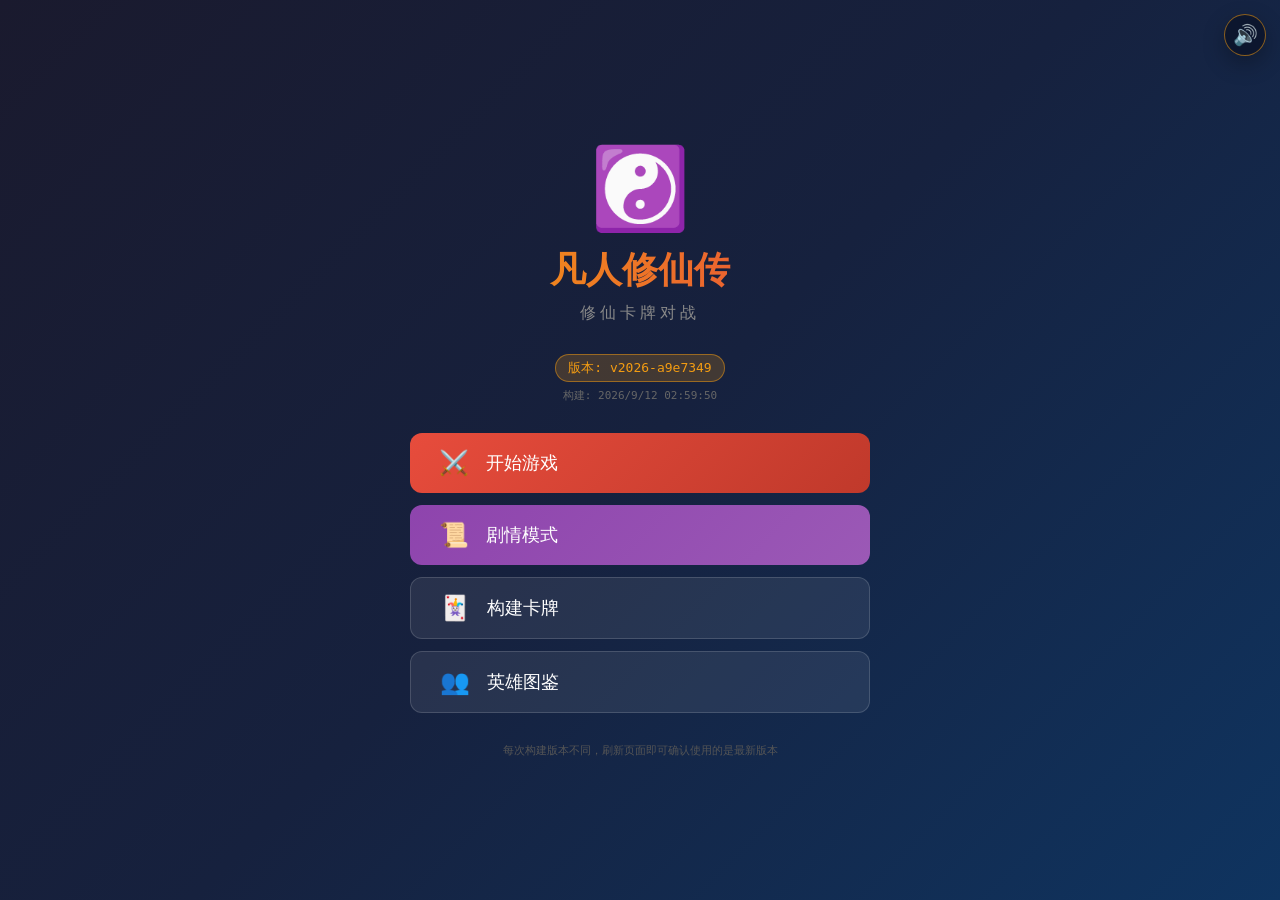
<file: index.html>
<!DOCTYPE html>
<html lang="zh-CN">
<head>
    <meta charset="UTF-8">
    <meta name="viewport" content="width=device-width, initial-scale=1.0">
    <meta http-equiv="Cache-Control" content="no-cache, no-store, must-revalidate">
    <meta http-equiv="Pragma" content="no-cache">
    <meta http-equiv="Expires" content="0">
    <title>凡人修仙传 - 修仙卡牌</title>
    <!-- 主菜单保底样式（防止外部CSS加载失败） -->
    <style>
        .main-menu {
            position: fixed; top: 0; left: 0; width: 100vw; height: 100vh;
            background: linear-gradient(135deg, #1a1a2e, #16213e, #0f3460);
            z-index: 200000; display: flex; align-items: center; justify-content: center;
            overflow: hidden;
        }
        .main-menu.hidden { display: none !important; }
        .menu-content { text-align: center; max-width: 500px; width: 100%; max-height: 100vh; overflow-y: auto; scrollbar-width: none; -ms-overflow-style: none; padding: 20px; }
        .menu-content::-webkit-scrollbar { width: 0; height: 0; display: none; }
        .menu-logo { margin-bottom: 30px; }
        .logo-icon { font-size: 80px; margin-bottom: 10px; }
        .logo-title { font-size: 36px; font-weight: bold; background: linear-gradient(90deg, #f39c12, #e74c3c); -webkit-background-clip: text; -webkit-text-fill-color: transparent; margin-bottom: 8px; }
        .logo-subtitle { color: #888; font-size: 16px; letter-spacing: 4px; }
        .version-info { display: flex; flex-direction: column; align-items: center; gap: 6px; margin-bottom: 30px; }
        .version-badge { color: #f39c12; background: rgba(243,156,18,0.2); border: 1px solid rgba(243,156,18,0.5); border-radius: 20px; padding: 4px 12px; font-family: monospace; font-size: 13px; }
        .build-time { color: #666; font-family: monospace; font-size: 11px; }
        .menu-buttons { display: flex; flex-direction: column; gap: 12px; margin-bottom: 30px; }
        .menu-btn { display: flex; align-items: center; gap: 12px; width: 100%; padding: 16px 24px; border: none; border-radius: 12px; cursor: pointer; font-size: 18px; transition: all 0.3s; position: relative; text-align: left; }
        .menu-btn-primary { background: linear-gradient(135deg, #e74c3c, #c0392b); color: white; font-weight: bold; }
        .menu-btn-secondary { background: rgba(255,255,255,0.08); color: #fff; border: 1px solid rgba(255,255,255,0.15); }
        .menu-btn:disabled { opacity: 0.5; cursor: not-allowed; }
        .btn-icon { width: 40px; text-align: center; font-size: 24px; }
        .btn-text { flex: 1; font-weight: 500; }
        .btn-badge { color: #aaa; background: rgba(149,165,166,0.3); border-radius: 10px; padding: 2px 8px; font-size: 10px; white-space: nowrap; }
        .changelog-section { background: rgba(0,0,0,0.2); border-radius: 12px; padding: 16px; margin-bottom: 20px; text-align: left; }
        .changelog-title { color: #f39c12; text-align: center; margin-bottom: 12px; font-size: 14px; }
        .changelog-list { color: #aaa; font-size: 12px; line-height: 1.8; }
        .commit-item { display: flex; gap: 8px; padding: 4px 0; border-bottom: 1px solid rgba(255,255,255,0.05); }
        .commit-hash { color: #666; font-family: monospace; font-size: 11px; flex-shrink: 0; }
        .commit-msg { color: #ccc; overflow: hidden; text-overflow: ellipsis; white-space: nowrap; }
        .menu-footer { color: #555; text-align: center; font-size: 11px; }
    </style>

    <!-- Baidu Analytics -->
    <script>
        var _hmt = _hmt || [];
        (function() {
            var hm = document.createElement("script");
            hm.src = "https://hm.baidu.com/hm.js?ed6ce90707663d2ae545b02ac016591a";
            var s = document.getElementsByTagName("script")[0];
            s.parentNode.insertBefore(hm, s);
        })();
    </script>
    <!-- End Baidu Analytics -->
  <script type="module" crossorigin src="./assets/main-DV9QjMC5.js"></script>
  <link rel="stylesheet" crossorigin href="./assets/main-ai2E06xL.css">
</head>
<body class="menu-open">
    <button id="audio-toggle" class="audio-toggle" type="button" title="关闭背景音乐" aria-label="关闭背景音乐">🔊</button>
    <div id="game-container">
        <!-- ==================== 主菜单界面 ==================== -->
        <div id="main-menu" class="main-menu">
            <div class="menu-content">
                <!-- 游戏 Logo -->
                <div class="menu-logo">
                    <div class="logo-icon">☯️</div>
                    <h1 class="logo-title">凡人修仙传</h1>
                    <p class="logo-subtitle">修仙卡牌对战</p>
                </div>
                
                <!-- 版本信息 -->
                <div class="version-info">
                    <span class="version-badge" id="version-display">版本加载中...</span>
                    <span class="build-time" id="build-time-display"></span>
                </div>
                
                <!-- 主菜单按钮 -->
                <div class="menu-buttons">
                    <button class="menu-btn menu-btn-primary" id="btn-start-game">
                        <span class="btn-icon">⚔️</span>
                        <span class="btn-text">开始游戏</span>
                    </button>
                    <button class="menu-btn menu-btn-primary" id="btn-story-mode" style="background: linear-gradient(135deg, #8e44ad, #9b59b6);">
                        <span class="btn-icon">📜</span>
                        <span class="btn-text">剧情模式</span>
                    </button>
                    <button class="menu-btn menu-btn-secondary" id="btn-deck-builder">
                        <span class="btn-icon">🃏</span>
                        <span class="btn-text">构建卡牌</span>
                    </button>
                    <button class="menu-btn menu-btn-secondary" id="btn-view-cards" hidden>
                        <span class="btn-icon">📚</span>
                        <span class="btn-text">卡牌图鉴</span>
                    </button>
                    <button class="menu-btn menu-btn-secondary" id="btn-view-card-backs" hidden>
                        <span class="btn-icon">▣</span>
                        <span class="btn-text">卡背系统</span>
                    </button>
                    <button class="menu-btn menu-btn-secondary" id="btn-view-heroes">
                        <span class="btn-icon">👥</span>
                        <span class="btn-text">英雄图鉴</span>
                    </button>

                </div>
                
                <!-- 更新日志 -->
                <div class="changelog-section" hidden>
                    <h3 class="changelog-title">📝 最近更新</h3>
                    <div class="changelog-list" id="changelog-list">
                        <div class="changelog-loading">加载中...</div>
                    </div>
                </div>
                
                <!-- 底部信息 -->
                <div class="menu-footer">
                    <p>每次构建版本不同，刷新页面即可确认使用的是最新版本</p>
                </div>
            </div>
        </div>

        <!-- 顶部信息栏 -->
        <div id="top-bar">
            <div id="game-title">凡人修仙传 - 修仙卡牌</div>
            <div id="battle-background-control" class="battle-background-control" hidden>
                <label for="battle-background-select">背景模式</label>
                <select id="battle-background-select" aria-label="切换对战背景模式"></select>
                <div id="battle-background-opacity-control" class="battle-background-opacity-control" hidden>
                    <label for="battle-background-opacity">图案透明度</label>
                    <input id="battle-background-opacity" type="range" min="0" max="100" step="1" value="42">
                    <span id="battle-background-opacity-value">42%</span>
                </div>
                <details id="battle-ui-opacity-control" class="battle-ui-opacity-control" hidden>
                    <summary>界面透明度</summary>
                    <div class="battle-ui-opacity-panel" aria-label="本地调试对战界面区域透明度">
                        <label>
                            <span>战场</span>
                            <input type="range" min="0" max="100" step="1" value="100" data-battle-ui-opacity="field">
                            <output data-battle-ui-opacity-value="field">100%</output>
                        </label>
                        <label>
                            <span>手牌</span>
                            <input type="range" min="0" max="100" step="1" value="100" data-battle-ui-opacity="hand">
                            <output data-battle-ui-opacity-value="hand">100%</output>
                        </label>
                        <label>
                            <span>回合栏</span>
                            <input type="range" min="0" max="100" step="1" value="100" data-battle-ui-opacity="center">
                            <output data-battle-ui-opacity-value="center">100%</output>
                        </label>
                        <label>
                            <span>侧栏</span>
                            <input type="range" min="0" max="100" step="1" value="100" data-battle-ui-opacity="side">
                            <output data-battle-ui-opacity-value="side">100%</output>
                        </label>
                        <button type="button" id="battle-ui-opacity-reset">重置</button>
                    </div>
                </details>
            </div>
            <button id="opponent-hand-toggle" class="opponent-hand-toggle" type="button" hidden aria-pressed="false">查看敌方手牌</button>
            <div id="turn-info-top">
                <span>第 <span id="turn-number">1</span> 回合</span>
                <span id="current-player">我方回合</span>
            </div>
        </div>

        <!-- 主游戏区 - 三栏布局 -->
        <div id="main-game-area">
            <!-- 左侧：敌方信息 -->
            <div id="left-panel">
                <!-- 敌方英雄信息 -->
                <div id="opponent-hero" class="hero-card-side">
                    <div class="hero-avatar" id="opponent-avatar">敌</div>
                    <div class="hero-info-compact">
                        <div class="hero-name" id="opponent-hero-name">敌方修士</div>
                        <div class="hero-stats-row">
                            <span>❤️<span id="opponent-health">30</span></span>
                            <span>🛡️<span id="opponent-armor">0</span></span>
                            <span>💎<span id="opponent-mana">0</span>/<span id="opponent-max-mana">0</span></span>
                            <span>🃏<span id="opponent-hand-count">0</span></span>
                        </div>
                        <div class="hero-realm"><span id="opponent-realm">练气1层</span> | <span id="opponent-sect">魔道</span><span id="opponent-spirit-root-inline"> | <span id="opponent-spirit-root">木灵根</span></span></div>
                    </div>
                </div>
                
                <!-- 敌方英雄技能（上帝视角） -->
                <div id="opponent-spirit-root-area" class="spirit-root-area opponent-root">
                    <div class="spirit-root-head">
                        <span class="spirit-root-icon">✦</span>
                        <span class="spirit-root-name" id="opponent-spirit-root-name">灵根</span>
                        <span class="spirit-root-badge" id="opponent-spirit-root-badge">被动</span>
                    </div>
                    <div class="spirit-root-desc" id="opponent-spirit-root-desc">灵根效果</div>
                </div>

                <div id="opponent-skill-area" class="skill-area opponent-skill">
                    <button id="opponent-skill-btn" class="skill-btn" disabled>
                        <span class="skill-icon">🌟</span>
                        <span class="skill-name" id="opponent-skill-name">技能</span>
                        <span class="skill-cost" id="opponent-skill-cost"></span>
                    </button>
                    <div class="skill-desc" id="opponent-skill-desc">技能描述</div>
                </div>
                
                <!-- 敌方墓地卡牌显示（上帝视角） -->
                <div id="opponent-graveyard-area" class="graveyard-area opponent-graveyard">
                    <div class="field-label">🪦 敌方墓地</div>
                    <div id="opponent-graveyard-cards" class="graveyard-cards"></div>
                </div>
            </div>

            <!-- 中间：战场区域 -->
            <div id="center-panel">
                <!-- 敌方手牌（上帝视角）- 放在最上方 -->
                <div id="opponent-hand-god-view" class="hand-area god-view-area" style="display:none;">
                    <div id="opponent-hand-cards-god" class="hand-cards-container"></div>
                </div>

                <!-- 敌方区域 -->
                <div id="opponent-field-area">
                    <div class="field-row monster-row">
                        <div class="row-label-bar">
                            <span class="row-label-text monster-label">⚔️ 修士</span>
                        </div>
                        <div class="slots-row six-slots">
                            <div id="opponent-monster-1" class="slot monster-slot" data-slot="1"></div>
                            <div id="opponent-monster-2" class="slot monster-slot" data-slot="2"></div>
                            <div id="opponent-monster-3" class="slot monster-slot" data-slot="3"></div>
                            <div id="opponent-monster-4" class="slot monster-slot" data-slot="4"></div>
                            <div id="opponent-monster-5" class="slot monster-slot" data-slot="5"></div>
                            <div id="opponent-monster-6" class="slot monster-slot" data-slot="6"></div>
                        </div>
                    </div>
                    
                    <div class="field-row spell-trap-row">
                        <div class="row-label-bar">
                            <span class="row-label-text formation-label">☯️ 阵法</span>
                            <span class="row-divider"></span>
                            <span class="row-label-text treasure-label">💎 法宝</span>
                        </div>
                        <div class="slots-row six-slots">
                            <div id="opponent-formation-1" class="slot formation-slot" data-slot="1"></div>
                            <div id="opponent-formation-2" class="slot formation-slot" data-slot="2"></div>
                            <div id="opponent-formation-3" class="slot formation-slot" data-slot="3"></div>
                            <div id="opponent-treasure-1" class="slot treasure-slot" data-slot="1"></div>
                            <div id="opponent-treasure-2" class="slot treasure-slot" data-slot="2"></div>
                            <div id="opponent-treasure-3" class="slot treasure-slot" data-slot="3"></div>
                        </div>
                    </div>
                </div>

                <!-- 战场信息 -->
                <div id="battle-center">
                    <button id="end-turn-btn">结束回合</button>
                </div>

                <!-- 我方区域 -->
                <div id="player-field-area">
                    <div class="field-row monster-row">
                        <div class="row-label-bar">
                            <span class="row-label-text monster-label">⚔️ 修士</span>
                        </div>
                        <div class="slots-row six-slots">
                            <div id="player-monster-1" class="slot monster-slot" data-slot="1"></div>
                            <div id="player-monster-2" class="slot monster-slot" data-slot="2"></div>
                            <div id="player-monster-3" class="slot monster-slot" data-slot="3"></div>
                            <div id="player-monster-4" class="slot monster-slot" data-slot="4"></div>
                            <div id="player-monster-5" class="slot monster-slot" data-slot="5"></div>
                            <div id="player-monster-6" class="slot monster-slot" data-slot="6"></div>
                        </div>
                    </div>
                    
                    <div class="field-row spell-trap-row">
                        <div class="row-label-bar">
                            <span class="row-label-text formation-label">☯️ 阵法</span>
                            <span class="row-divider"></span>
                            <span class="row-label-text treasure-label">💎 法宝</span>
                        </div>
                        <div class="slots-row six-slots">
                            <div id="player-formation-1" class="slot formation-slot" data-slot="1"></div>
                            <div id="player-formation-2" class="slot formation-slot" data-slot="2"></div>
                            <div id="player-formation-3" class="slot formation-slot" data-slot="3"></div>
                            <div id="player-treasure-1" class="slot treasure-slot" data-slot="1"></div>
                            <div id="player-treasure-2" class="slot treasure-slot" data-slot="2"></div>
                            <div id="player-treasure-3" class="slot treasure-slot" data-slot="3"></div>
                        </div>
                    </div>
                </div>
                
                <!-- 我方手牌 -->
                <div id="player-hand" class="hand-area-main"></div>
            </div>

            <!-- 右侧：我方信息 -->
            <div id="right-panel">
                <!-- 我方英雄信息 -->
                <div id="player-hero" class="hero-card-side">
                    <div class="hero-avatar" id="player-avatar">韩</div>
                    <div class="hero-info-compact">
                        <div class="hero-name" id="player-hero-name">韩立</div>
                        <div class="hero-stats-row">
                            <span>❤️<span id="player-health">30</span></span>
                            <span>🛡️<span id="player-armor">0</span></span>
                            <span>💎<span id="player-mana">0</span>/<span id="player-max-mana">0</span></span>
                            <span>🃏<span id="player-hand-count">0</span></span>
                        </div>
                        <div class="hero-realm"><span id="player-realm-text">练气1层</span> | <span id="player-sect">黄枫谷</span><span id="player-spirit-root-inline"> | <span id="player-spirit-root">木灵根</span></span></div>
                    </div>
                </div>
                
                <!-- 英雄技能按钮 -->
                <div id="player-spirit-root-area" class="spirit-root-area">
                    <div class="spirit-root-head">
                        <span class="spirit-root-icon">✦</span>
                        <span class="spirit-root-name" id="player-spirit-root-name">灵根</span>
                        <span class="spirit-root-badge" id="player-spirit-root-badge">被动</span>
                    </div>
                    <div class="spirit-root-desc" id="player-spirit-root-desc">灵根效果</div>
                </div>

                <div id="player-skill-area" class="skill-area">
                    <button id="player-skill-btn" class="skill-btn" disabled>
                        <span class="skill-icon">🌟</span>
                        <span class="skill-name" id="player-skill-name">技能</span>
                        <span class="skill-cost" id="player-skill-cost"></span>
                    </button>
                    <div class="skill-desc" id="player-skill-desc">技能描述</div>
                </div>
                
                <!-- 我方牌组信息 -->
                <div class="deck-info-side">
                    <div>牌库: <span id="deck-count">40</span></div>
                    <div>墓地: <span id="graveyard-count">0</span></div>
                </div>

                <!-- 我方墓地卡牌显示 -->
                <div id="player-graveyard-area" class="graveyard-area">
                    <div class="field-label">🪦 墓地</div>
                    <div id="player-graveyard-cards" class="graveyard-cards"></div>
                </div>
                
                <!-- 返回主菜单按钮 -->
                <button id="btn-back-to-menu-game" class="btn-back-menu" title="返回主菜单">🏠 返回</button>
            </div>
        </div>
    </div>

    <!-- 游戏日志 -->
    <div id="game-log">
        <div class="log-header">
            <div class="log-title">战斗记录</div>
            <div class="log-buttons">
                <button id="toggle-log-visibility-btn" type="button" title="隐藏战斗记录" aria-controls="game-log" aria-expanded="true">隐藏</button>
                <button id="download-log-btn" type="button">📥 下载战斗日志</button>
                <button id="download-console-btn" type="button">📥 下载完整控制台日志</button>
            </div>
        </div>
        <div id="log-content"></div>
    </div>
    <button id="show-game-log-btn" class="show-game-log-btn" type="button" hidden title="显示战斗记录" aria-label="显示战斗记录">战斗记录</button>

    <!-- AI配置弹窗 -->
    <div id="ai-config-modal" class="modal">
        <div class="modal-content">
            <h2>游戏模式配置</h2>
            
            <div class="config-section">
                <h3>游戏模式</h3>
                <div class="mode-select">
                    <label class="mode-option mode-option-disabled" aria-disabled="true" title="需要后端服务器支持">
                        <input type="radio" name="game-mode" value="pvp" disabled>
                        <span>👤 玩家对战</span>
                    </label>
                    <label class="mode-option">
                        <input type="radio" name="game-mode" value="local" checked>
                        <span>⚔️ 本地对战</span>
                    </label>
                </div>
            </div>

            <div id="ai-backend-status" class="ai-backend-status is-checking" role="status" hidden>
                本机后端连接中...
            </div>

            <div class="config-section" id="player-ai-config">
                <h3>我方AI配置</h3>
                <div class="ai-toggle">
                    <label>
                        <input type="checkbox" id="player-ai-enabled">
                        <span>启用AI控制我方</span>
                    </label>
                </div>
                <div class="ai-settings" id="player-ai-settings" style="display:none;">
                    <div class="form-row">
                        <label>决策方式:</label>
                        <select id="player-ai-decision-mode">
                            <option value="local" selected>本地规则 - 无需API Key</option>
                            <option value="remote">大模型AI - 通过后端</option>
                        </select>
                    </div>
                    <div class="form-row" id="player-ai-difficulty-row">
                        <label>AI难度:</label>
                        <select id="player-ai-difficulty">
                            <option value="local_easy">简单</option>
                            <option value="local_medium" selected>普通</option>
                            <option value="local_hard">困难</option>
                        </select>
                    </div>
                    <div class="form-row" id="player-ai-provider-row">
                        <label>模型供应商:</label>
                        <select id="player-ai-provider">
                            <option value="minimax" selected>MiniMax</option>
                            <option value="kimi">Kimi</option>
                            <option value="zhipu">智谱 GLM</option>
                            <option value="gpt">GPT</option>
                            <option value="claude">Claude</option>
                        </select>
                    </div>
                    <div class="form-row" id="player-ai-model-row">
                        <label>模型版本:</label>
                        <select id="player-ai-model">
                            <option value="MiniMax-M3" selected>MiniMax-M3</option>
                            <option value="MiniMax-M2.7">MiniMax-M2.7</option>
                            <option value="MiniMax-M2.7-highspeed">MiniMax-M2.7-highspeed</option>
                            <option value="MiniMax-M2.5">MiniMax-M2.5</option>
                        </select>
                    </div>
                    <div class="form-row" id="player-ai-key-row">
                        <label>API Key:</label>
                        <input type="password" id="player-ai-key" placeholder="密钥由后端管理" disabled>
                    </div>
                </div>
            </div>

            <div class="config-section" id="opponent-ai-config">
                <h3>敌方AI配置</h3>
                <div class="ai-toggle">
                    <label>
                        <input type="checkbox" id="opponent-ai-enabled" checked>
                        <span>启用AI控制敌方</span>
                    </label>
                </div>
                <div class="ai-settings" id="opponent-ai-settings">
                    <div class="form-row">
                        <label>决策方式:</label>
                        <select id="opponent-ai-decision-mode">
                            <option value="local" selected>本地规则 - 无需API Key</option>
                            <option value="remote">大模型AI - 通过后端</option>
                        </select>
                    </div>
                    <div class="form-row" id="opponent-ai-difficulty-row">
                        <label>AI难度:</label>
                        <select id="opponent-ai-difficulty">
                            <option value="local_easy">简单</option>
                            <option value="local_medium" selected>普通</option>
                            <option value="local_hard">困难</option>
                        </select>
                    </div>
                    <div class="form-row" id="opponent-ai-provider-row">
                        <label>模型供应商:</label>
                        <select id="opponent-ai-provider">
                            <option value="minimax" selected>MiniMax</option>
                            <option value="kimi">Kimi</option>
                            <option value="zhipu">智谱 GLM</option>
                            <option value="gpt">GPT</option>
                            <option value="claude">Claude</option>
                        </select>
                    </div>
                    <div class="form-row" id="opponent-ai-model-row">
                        <label>模型版本:</label>
                        <select id="opponent-ai-model">
                            <option value="MiniMax-M3" selected>MiniMax-M3</option>
                            <option value="MiniMax-M2.7">MiniMax-M2.7</option>
                            <option value="MiniMax-M2.7-highspeed">MiniMax-M2.7-highspeed</option>
                            <option value="MiniMax-M2.5">MiniMax-M2.5</option>
                        </select>
                    </div>
                    <div class="form-row" id="opponent-ai-key-row">
                        <label>API Key:</label>
                        <input type="password" id="opponent-ai-key" placeholder="密钥由后端管理" disabled>
                    </div>
                    <div class="form-row" id="opponent-ai-timeout-row">
                        <label>决策超时: <span id="timeout-value">15</span>秒</label>
                        <input type="range" id="ai-timeout" min="3" max="180" value="15">
                    </div>
                </div>
            </div>

            <div class="modal-actions">
                <button id="btn-ai-back" class="secondary-btn">← 返回</button>
                <button id="btn-ai-next" class="primary-btn">下一步: 选择篇章</button>
            </div>
        </div>
    </div>

    <!-- 篇章选择弹窗 -->
    <div id="arc-select-modal" class="modal">
        <div class="modal-content arc-select-content">
            <h2>🗺️ 选择篇章</h2>
            <p class="arc-subtitle">选择你要进入的修仙世界</p>
            <div id="arc-list" class="arc-list"></div>
            <div class="modal-actions">
                <button id="btn-arc-back" class="secondary-btn">← 返回</button>
                <button class="primary-btn" id="arc-confirm-btn" disabled>下一步: 选择卷章</button>
            </div>
        </div>
    </div>

    <!-- 子篇章选择弹窗 -->
    <div id="sub-arc-select-modal" class="modal">
        <div class="modal-content sub-arc-select-content">
            <h2>📖 选择卷章</h2>
            <p class="sub-arc-subtitle" id="sub-arc-subtitle">选择你要经历的修仙历程</p>
            <div id="sub-arc-list" class="sub-arc-list"></div>
            <div class="sub-arc-info" id="sub-arc-info" style="display:none;">
                <div class="sub-arc-rule">
                    <h4>⚡ 特殊规则</h4>
                    <p id="sub-arc-rule-desc"></p>
                </div>
                <div class="sub-arc-heroes">
                    <h4>👤 可用修士</h4>
                    <div id="sub-arc-heroes-list"></div>
                </div>
            </div>
            <div class="modal-actions">
                <button id="btn-sub-arc-back" class="secondary-btn">← 返回</button>
                <button class="primary-btn" id="sub-arc-confirm-btn" disabled>下一步: 选择敌人</button>
            </div>
        </div>
    </div>

    <!-- 关卡选择弹窗（剧情模式 - 子篇章内递进敌人） -->
    <div id="stage-select-modal" class="modal">
        <div class="modal-content stage-select-content">
            <h2>⚔️ 选择关卡</h2>
            <p class="stage-subtitle" id="stage-subtitle"></p>
            <div id="stage-list" class="stage-list"></div>
            <div class="modal-actions">
                <button id="btn-stage-back" class="secondary-btn">← 返回</button>
                <button class="primary-btn" id="stage-confirm-btn" disabled>下一步: 选择修士</button>
            </div>
        </div>
    </div>

    <!-- 英雄选择弹窗 -->
    <div id="hero-select-modal" class="modal">
        <div class="modal-content">
            <h2>选择你的修士</h2>
            <div id="hero-list"></div>
            <div class="modal-actions">
                <button id="btn-hero-back" class="secondary-btn">← 返回</button>
                <button id="btn-hero-next" class="primary-btn">下一步: 选择牌组</button>
            </div>
        </div>
    </div>

    <!-- 牌组构建器 -->
    <div id="deck-builder-container" class="deck-builder hidden"></div>

    <!-- 卡牌图鉴 -->
    <div id="card-gallery-container" class="card-gallery hidden"></div>

    <!-- 卡背系统 -->
    <div id="card-back-gallery-container" class="card-back-gallery hidden"></div>

    <!-- 牌组选择弹窗 -->
    <div id="deck-select-modal" class="modal">
        <div class="modal-content">
            <h2>🃏 选择牌组</h2>
            <div id="deck-list-select"></div>
            <div class="modal-actions">
                <button id="btn-deck-back" class="secondary-btn">← 返回</button>
                <button id="btn-deck-create" class="secondary-btn">➕ 新建牌组</button>
                <button id="btn-deck-exclusive" class="secondary-btn">🛡️ 专属牌组</button>
                <button id="btn-deck-random" class="secondary-btn">🎲 随机生成</button>
                <button class="primary-btn" id="deck-confirm-btn" disabled>开始战斗</button>
            </div>
        </div>
    </div>

    <!-- 对战加载界面 -->
    <div id="battle-loading-screen" class="battle-loading-screen" hidden role="status" aria-live="polite" aria-busy="true">
        <div class="battle-loading-panel">
            <div class="battle-loading-kicker">准备对战</div>
            <div class="battle-loading-matchup">
                <span id="battle-loading-player">我方</span>
                <span class="battle-loading-vs">VS</span>
                <span id="battle-loading-opponent">敌方</span>
            </div>
            <div class="battle-loading-bar" aria-hidden="true">
                <div id="battle-loading-progress" class="battle-loading-progress"></div>
            </div>
            <div id="battle-loading-status" class="battle-loading-status">正在加载对战资源...</div>
        </div>
    </div>

    <!-- Vite 应用入口 -->

    <!-- Cloudflare Web Analytics -->
    <script defer src="https://static.cloudflareinsights.com/beacon.min.js" data-cf-beacon='{"token":"e253cf6941a1490bb257bb08813d3390"}'></script>
    <!-- End Cloudflare Web Analytics -->
</body>
</html>
</file>
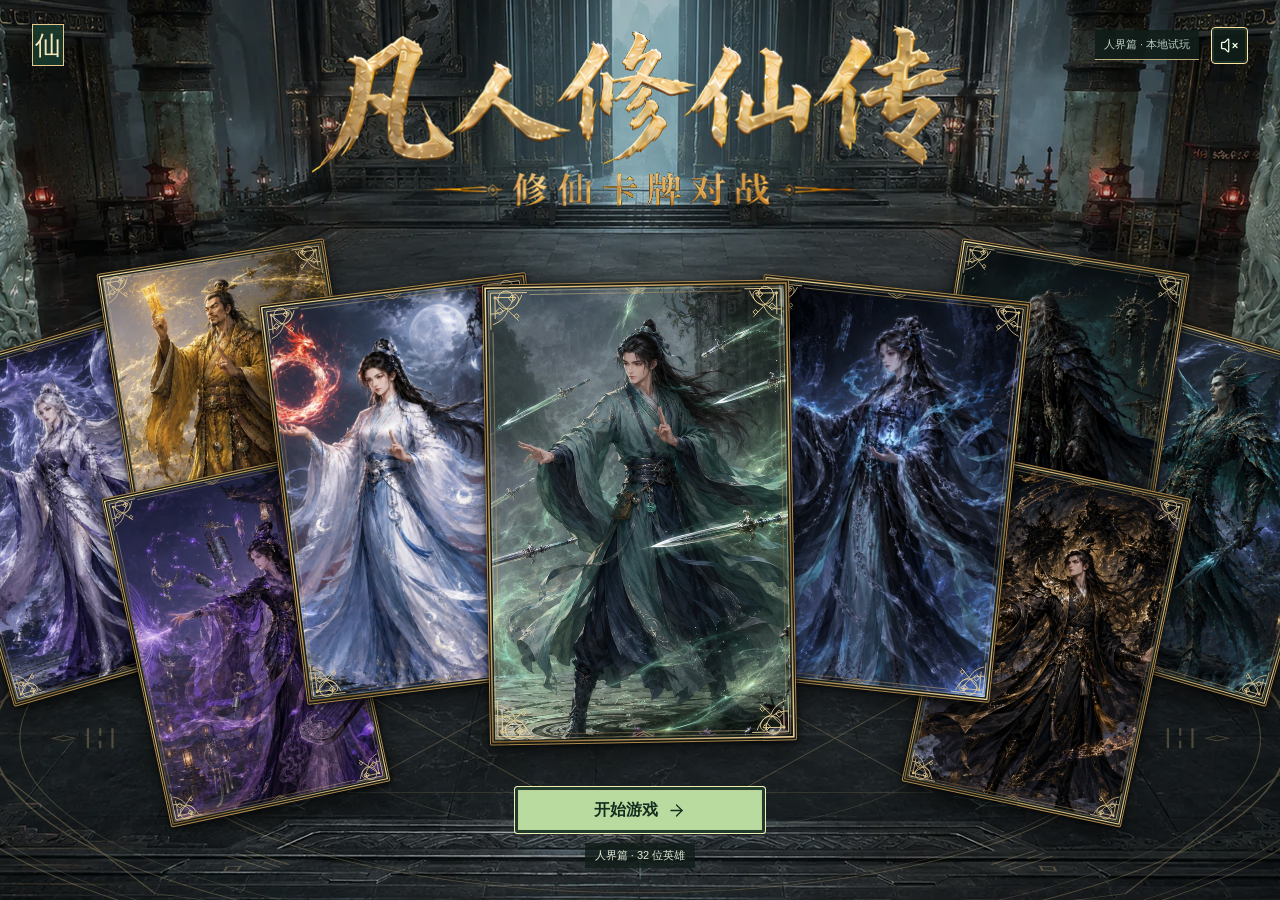
<file: desktop/index.html>
<!doctype html>
<html lang="zh-CN">
<head>
  <meta charset="UTF-8">
  <meta name="viewport" content="width=device-width, initial-scale=1">
  <meta name="theme-color" content="#101513">
  <link rel="icon" href="data:,">
  <meta http-equiv="Content-Security-Policy" content="default-src 'self'; script-src 'self'; style-src 'self' 'unsafe-inline'; img-src 'self' data: blob:; connect-src 'self' ws://127.0.0.1:*; media-src 'self';">
  <title>凡人修仙传 · 斗法</title>
  <script type="module" crossorigin src="./assets/index--asOYokF.js"></script>
  <link rel="stylesheet" crossorigin href="./assets/index-CWorR_UI.css">
</head>
<body>
  <section id="lobby" aria-label="游戏大厅" data-screen="home">
    <section id="lobby-home" class="lobby-page">
      <div id="menu-environment" aria-hidden="true"><picture><source id="menu-scenery-small" media="(max-width: 650px)"><img id="menu-scenery" alt="" decoding="async" fetchpriority="low"></picture><img id="menu-floor-array" alt="" decoding="async"></div>
      <div id="menu-cover" role="group" aria-label="英雄卡面封面"></div>
      <img id="menu-title" alt="" aria-hidden="true" width="682" height="191" fetchpriority="high" decoding="async">
      <header class="home-masthead"><span class="brand-seal">仙</span><div class="lobby-header-actions"><small>人界篇 · 本地试玩</small><button id="menu-sound" data-sound-toggle class="icon-button" aria-label="关闭声音" title="关闭声音"><i data-lucide="volume-2"></i></button></div></header>
      <div class="cover-fallback"><h1 tabindex="-1">凡人修仙传</h1><p>修仙卡牌对战</p></div>
      <div class="lobby-home-content">
        <button id="start-game" class="primary" disabled>开始游戏<i data-lucide="arrow-right"></i></button><p id="lobby-status" role="status">正在载入英雄与卡牌...</p>
        <button id="lobby-retry" class="secondary" hidden>重新加载</button>
      </div>
    </section>
    <section id="lobby-config" class="lobby-page" hidden>
      <header class="lobby-masthead"><div><span class="brand-seal">仙</span><div class="lobby-heading"><small>凡人修仙传 · 人界篇</small><h2 tabindex="-1">斗法准备</h2></div></div><div class="lobby-header-actions"><nav class="flow-steps" aria-label="开局流程"><span aria-current="step"><b>一</b>模式</span><span><b>二</b>英雄</span><span><b>三</b>入场</span></nav><button data-sound-toggle class="icon-button" aria-label="关闭声音" title="关闭声音"><i data-lucide="volume-2"></i></button></div></header>
      <form id="config-form" class="lobby-form">
        <div class="config-workbench"><section class="config-modes">
        <fieldset><legend><span>壹</span>对战模式</legend><div class="mode-options">
          <label><input type="radio" name="mode" value="ai" checked><i data-lucide="swords"></i><span>人机对战</span></label>
          <label><input type="radio" name="mode" value="manual"><i data-lucide="users"></i><span>自由对战</span></label>
          <label><input type="radio" name="mode" value="spectator"><i data-lucide="bot"></i><span>AI 观战</span></label>
        </div></fieldset>
        <div id="mode-matchup" class="mode-matchup" aria-live="polite"><span>玩家</span><i data-lucide="swords"></i><span>本地 AI</span></div>
        <section id="ai-settings" aria-label="AI 决策设置">
          <label>决策方式<select name="decisionMode" aria-label="决策方式"><option value="local">本地规则</option><option value="remote" disabled>大模型后端</option></select></label>
          <div class="backend-state"><small id="backend-status" role="status">尚未检测后端</small><button id="backend-refresh" type="button" class="icon-button" aria-label="重新检测后端" title="重新检测后端"><i data-lucide="rotate-ccw"></i></button></div>
          <div id="remote-model-settings" hidden><label>供应商<select name="provider" aria-label="模型供应商" disabled></select></label><label>模型<select name="model" aria-label="AI 模型" disabled></select></label></div>
        </section>
        </section><fieldset class="config-rules"><legend><span>贰</span>对局规则</legend>
        <label id="difficulty-row">AI 难度<select name="difficulty" aria-label="AI 难度"><option value="local_easy">简单</option><option value="local_medium">普通</option><option value="local_hard" selected>困难</option></select></label>
        <div class="deck-options"><label>我方卡组<select name="playerDeck" aria-label="我方卡组"><option value="exclusive">专属卡组</option><option value="random">随机卡组</option></select></label>
          <label>对方卡组<select name="opponentDeck" aria-label="对方卡组"><option value="exclusive">专属卡组</option><option value="random">随机卡组</option></select></label></div>
        <label>行动顺序<select name="firstSide" aria-label="行动顺序"><option value="player">我方先手</option><option value="opponent">对方先手</option><option value="random">随机先手</option></select></label>
        </fieldset></div>
        <footer class="lobby-footer"><button id="config-back" type="button" class="secondary"><i data-lucide="arrow-left"></i>返回</button><button type="submit" class="primary">选择英雄<i data-lucide="arrow-right"></i></button></footer>
      </form>
    </section>
    <section id="lobby-heroes" class="lobby-page" hidden>
      <header class="lobby-masthead"><div><button id="heroes-back" class="icon-button" aria-label="返回模式配置" title="返回模式配置"><i data-lucide="arrow-left"></i></button><div class="lobby-heading"><small>凡人修仙传 · 人界篇</small><h2 id="hero-selection-title" tabindex="-1">选择我方英雄</h2></div></div><div class="lobby-header-actions"><nav class="flow-steps" aria-label="开局流程"><span data-state="done"><b>一</b>模式</span><span aria-current="step"><b>二</b>英雄</span><span><b>三</b>入场</span></nav><button data-sound-toggle class="icon-button" aria-label="关闭声音" title="关闭声音"><i data-lucide="volume-2"></i></button></div></header>
      <div class="hero-selection" role="group" aria-label="参战英雄">
        <button id="select-player" aria-pressed="true"><img alt="我方英雄"><small>我方英雄</small><strong></strong><i data-lucide="check"></i></button>
        <span class="selection-versus" aria-hidden="true"><i data-lucide="swords"></i></span>
        <button id="select-opponent" aria-pressed="false"><img alt="对方英雄"><small>对方英雄</small><strong></strong><i data-lucide="check"></i></button>
      </div>
      <div class="hero-workbench">
        <aside id="hero-preview" class="hero-preview" aria-label="英雄资料">
          <div class="hero-preview-art"><span id="preview-avatar" aria-hidden="true"></span><img id="preview-portrait" alt="" decoding="async"></div>
          <div class="hero-preview-identity"><small id="preview-faction"></small><h3 id="preview-name"></h3><div class="preview-vitals"><span><i data-lucide="heart"></i>初始生命 <b id="preview-health"></b></span><small id="preview-selection"></small></div></div>
          <section class="preview-skill"><header><h4 id="preview-skill-name"></h4><small id="preview-skill-kind"></small></header><p id="selected-skill"></p></section>
        </aside>
        <div class="hero-roster">
          <div class="lobby-search"><label><i data-lucide="search"></i><input id="hero-search" type="search" placeholder="搜索英雄、宗派、种族" aria-label="搜索英雄"></label><span id="hero-count"></span><button id="random-heroes" class="icon-button" aria-label="随机双方英雄" title="随机双方英雄"><i data-lucide="shuffle"></i></button></div>
          <div class="hero-grid-scroll"><div id="hero-grid"></div><p id="hero-empty" hidden>未找到匹配的英雄</p></div>
        </div>
      </div>
      <footer class="lobby-footer"><small id="match-summary"></small><button id="enter-battle" class="primary">进入对战<i data-lucide="arrow-right"></i></button></footer>
    </section>
  </section>
  <main id="app" hidden>
    <div id="battle-viewport" aria-hidden="true"></div>
    <canvas id="arena" aria-label="斗法战场"></canvas>
    <div id="scene-targets"></div>
    <header class="topbar">
      <div class="brand"><span class="brand-seal">仙</span><div><h1>凡人修仙传</h1><span>虚天遗境 · 斗法</span></div></div>
      <div id="round" class="sr-only"><span>斗法</span><strong>一</strong></div>
      <nav class="toolbar" aria-label="对战设置">
        <button id="pause" class="icon-button" aria-label="暂停观战" title="暂停观战" hidden><i data-lucide="pause"></i></button>
        <button id="sound" data-sound-toggle class="icon-button" aria-label="关闭声音" title="关闭声音"><i data-lucide="volume-2"></i></button>
        <button id="log-toggle" class="icon-button" aria-label="战斗记录" title="战斗记录" aria-pressed="false"><i data-lucide="scroll-text"></i></button>
        <button id="fullscreen" class="icon-button" aria-label="全屏" title="全屏"><i data-lucide="maximize"></i></button>
        <button id="settings-toggle" class="icon-button" aria-label="设置" title="设置"><i data-lucide="settings-2"></i></button>
      </nav>
    </header>
    <section id="hero-player" class="hero-panel hero-player" aria-label="韩立"></section>
    <section id="hero-opponent" class="hero-panel hero-opponent" aria-label="极阴祖师"></section>
    <div class="arena-caption"><span>虚天遗境</span><small>古修禁制</small></div>
    <div id="opponent-hand" class="enemy-hand" aria-label="敌方手牌"></div>
    <div id="turn-banner" class="turn-banner" aria-live="polite"></div>
    <div id="action-announcement" class="action-announcement" aria-live="polite"></div>
    <aside id="inspector" class="inspector" aria-label="卡牌与英雄详情" hidden>
      <div id="card-detail" class="card-detail" hidden></div>
    </aside>
    <aside id="battle-log" class="battle-log" hidden><div class="panel-title"><h2>斗法记录</h2><div class="panel-tools"><button id="download-log" class="icon-button" title="导出对战记录" aria-label="导出对战记录"><i data-lucide="download"></i></button><button id="log-close" class="icon-button" title="关闭战斗记录" aria-label="关闭战斗记录"><i data-lucide="x"></i></button></div></div><p id="ai-summary"></p><ol id="log-entries"></ol></aside>
    <output id="ai-status" role="status" hidden></output>
    <section class="command-bar"><div id="mana-display"></div><span id="turn-status" class="sr-only" aria-live="polite"></span></section>
    <button id="end-turn" aria-label="结束回合"><span class="sr-only">结束回合</span></button>
    <section id="hand" class="hand" aria-label="我方手牌"></section>
    <div id="toast" class="toast" role="status" hidden></div>
    <section id="settings" class="dialog-backdrop" hidden><div class="dialog" role="dialog" aria-modal="true" aria-labelledby="settings-title">
      <div class="panel-title"><h2 id="settings-title">斗法设置</h2><button id="settings-close" class="icon-button" aria-label="关闭设置"><i data-lucide="x"></i></button></div>
      <label>战场样式<select id="stage"><option value="duel">虚天遗境</option><option value="jade">玉殿阵域</option><option value="round">圆形斗法台</option></select></label>
      <label>战场视角<select id="camera-view"><option value="top">俯视</option><option value="angled">斜俯视</option></select></label>
      <label>演出速度<select id="speed"><option value="1">标准</option><option value="2">快速</option><option value="4">极速</option></select></label>
      <label>画面质量<select id="quality"><option value="high">高</option><option value="low">低</option></select></label>
      <label class="check-row"><input id="reduced-motion" type="checkbox">减少动态效果</label>
      <label class="check-row"><input id="shake" type="checkbox">命中震动</label>
      <hr>
      <label>音乐<input id="music-volume" type="range" min="0" max="100" step="1"><output id="music-value" for="music-volume"></output></label>
      <label>音效<input id="effects-volume" type="range" min="0" max="100" step="1"><output id="effects-value" for="effects-volume"></output></label>
      <button id="sound-preview" class="secondary"><i data-lucide="volume-2"></i>试听音效</button>
      <hr><button id="new-match" class="secondary"><i data-lucide="rotate-ccw"></i>重新开局</button><button id="spectate" class="secondary"><i data-lucide="play"></i>AI 观战</button><button id="return-menu" class="secondary"><i data-lucide="house"></i>返回主菜单</button><button id="concede" class="danger">认输</button>
    </div></section>
    <section id="choice" class="dialog-backdrop" hidden><div class="dialog choice-dialog" role="dialog" aria-modal="true" aria-labelledby="choice-title"><div class="panel-title"><h2 id="choice-title">选择目标</h2><span id="choice-count"></span></div><div id="choice-options"></div><div class="choice-actions"><button id="choice-cancel" class="secondary">取消</button><button id="choice-confirm" class="primary" disabled>确认<i data-lucide="check"></i></button></div></div></section>
    <section id="result" class="dialog-backdrop" hidden><div class="dialog result-dialog" role="dialog" aria-modal="true" aria-labelledby="result-title"><div class="result-portrait"><img id="result-hero" alt=""><span class="result-seal">胜</span></div><p>此间斗法已了</p><h2 id="result-title"></h2><p id="result-stats"></p><button id="rematch" class="primary">再战一局<i data-lucide="rotate-ccw"></i></button><div class="result-actions"><button id="result-config" class="secondary"><i data-lucide="settings-2"></i>重新配置</button><button id="result-home" class="secondary"><i data-lucide="house"></i>返回主菜单</button></div><button id="result-log" class="secondary"><i data-lucide="download"></i>导出对战记录</button></div></section>
    <section id="leave-battle" class="dialog-backdrop" hidden><div class="dialog" role="dialog" aria-modal="true" aria-labelledby="leave-title"><h2 id="leave-title">退出当前对战？</h2><p>本局进度不会保留。</p><button id="leave-cancel" class="secondary">继续对战</button><button id="leave-confirm" class="danger">退出对战</button></div></section>
  </main>
  <section id="loading" class="loading-screen" aria-label="对局准备" aria-busy="true" hidden>
    <header class="loading-heading"><small>人界篇 · 虚天遗境</small><h2>即将入阵</h2><nav class="flow-steps" aria-label="开局流程"><span data-state="done"><b>一</b>模式</span><span data-state="done"><b>二</b>英雄</span><span aria-current="step"><b>三</b>入场</span></nav></header>
    <div class="loading-matchup"><figure data-side="player"><img id="loading-player-art" alt=""><figcaption><small>我方英雄</small><strong id="loading-player-name"></strong></figcaption></figure><span class="versus-seal" aria-hidden="true">战</span><figure data-side="opponent"><img id="loading-opponent-art" alt=""><figcaption><small>对方英雄</small><strong id="loading-opponent-name"></strong></figcaption></figure></div>
    <div class="loading-state"><p id="loading-summary"></p><div class="loading-progress-label"><p id="loading-label" role="status">正在准备斗法...</p><output id="loading-count" for="loading-progress">0 / 7</output></div><progress id="loading-progress" aria-label="对局准备进度" max="7" value="0"></progress><ol id="loading-steps"><li>英雄</li><li>战场</li><li>牌组</li><li>入阵</li></ol><div class="loading-actions"><button id="loading-back" class="secondary"><i data-lucide="arrow-left"></i>返回英雄选择</button><button id="retry" class="primary" hidden><i data-lucide="rotate-ccw"></i>重试</button></div></div>
  </section>
</body>
</html>
</file>
<file: assets/main-ai2E06xL.css>
*{box-sizing:border-box;margin:0;padding:0}[hidden]{display:none!important}body{color:#fff;background:linear-gradient(135deg,#1a1a2e 0%,#16213e 50%,#0f3460 100%);min-height:100vh;font-family:-apple-system,BlinkMacSystemFont,Segoe UI,PingFang SC,Microsoft YaHei,sans-serif;overflow-x:hidden}body.battle-active.battle-background-enabled{isolation:isolate;background:linear-gradient(135deg,#0a1025 0%,#102846 52%,#091324 100%);position:relative}body.battle-active.battle-background-enabled:before,body.battle-active.battle-background-enabled:after{content:"";pointer-events:none;position:fixed;inset:0}body.battle-active.battle-background-enabled:before{z-index:0;opacity:var(--battle-bg-opacity,.42);background-image:var(--battle-bg-image);background-size:cover;background-position:var(--battle-bg-position,center center);transform:var(--battle-bg-transform,none);transform-origin:50%;background-repeat:no-repeat}body.battle-active.battle-background-enabled:after{z-index:0;opacity:var(--battle-bg-overlay-opacity,.58);background:radial-gradient(circle at 50% 18%,#f39c1226,#0000 32%),linear-gradient(135deg,#070c1cc7,#0a162cc2 46%,#081220db)}body.battle-active.battle-background-enabled.battle-background-composite:before{background-image:none}.battle-composite-background{z-index:0;pointer-events:none;opacity:var(--battle-bg-opacity,.42);position:fixed;inset:0;overflow:hidden}.battle-composite-layer{width:64%;position:absolute;top:0;bottom:0;overflow:hidden}.battle-composite-image{transform-origin:50%;will-change:transform;background-position:50%;background-repeat:no-repeat;background-size:cover;position:absolute;inset:0}.battle-composite-layer-left{left:0;-webkit-mask-image:linear-gradient(90deg,#000 0% 58%,#000000b8 76%,#0000 100%);mask-image:linear-gradient(90deg,#000 0% 58%,#000000b8 76%,#0000 100%)}.battle-composite-layer-right{right:0;-webkit-mask-image:linear-gradient(270deg,#000 0% 58%,#000000b8 76%,#0000 100%);mask-image:linear-gradient(270deg,#000 0% 58%,#000000b8 76%,#0000 100%)}body.menu-open{height:100vh;overflow:hidden}.audio-toggle{z-index:200200;color:#f8c65c;cursor:pointer;-webkit-backdrop-filter:blur(10px);backdrop-filter:blur(10px);background:#0c142ad1;border:1px solid #f39c128c;border-radius:50%;justify-content:center;align-items:center;width:42px;height:42px;font-size:20px;line-height:1;transition:transform .18s,border-color .18s,opacity .18s;display:inline-flex;position:fixed;top:14px;right:14px;box-shadow:0 8px 22px #00000047}.audio-toggle:hover{border-color:#f39c12f2;transform:translateY(-1px)}.audio-toggle.is-muted{color:#95a5a6;opacity:.78;border-color:#95a5a673}#game-container{--battle-zone-width:584px;--battle-layout-width:calc(200px + var(--battle-zone-width) + 200px + 20px);--battle-ui-field-alpha:.06;--battle-ui-hand-alpha:.2;--battle-ui-center-alpha:.2;--battle-ui-side-hero-alpha:.2;--battle-ui-side-root-alpha:.18;--battle-ui-side-tint-alpha:.08;--battle-ui-side-grave-alpha:.15;--battle-ui-side-control-alpha:.3;--battle-ui-side-card-alpha:.4;z-index:1;min-width:0;max-width:1400px;margin:0 auto;padding:10px;position:relative}#top-bar{width:min(100%, var(--battle-layout-width));background:#0000004d;border-radius:10px;justify-content:space-between;align-items:center;margin:0 auto 10px;padding:10px 20px;display:flex}.battle-background-control{color:#f4c56a;white-space:nowrap;background:#080e1e85;border:1px solid #f39c1259;border-radius:8px;align-items:center;gap:6px;margin:0 12px;padding:4px 7px;font-size:12px;display:inline-flex}.battle-background-control label{font-weight:700}.battle-background-control select{color:#f7f7ff;cursor:pointer;background:#10192deb;border:1px solid #ffffff24;border-radius:6px;outline:none;min-width:92px;max-width:160px;height:26px;font-size:12px}.battle-background-control select:focus{border-color:#f39c12cc;box-shadow:0 0 0 2px #f39c122e}.opponent-hand-toggle{color:#ffd27a;cursor:pointer;white-space:nowrap;background:#080e1ea3;border:1px solid #f39c1273;border-radius:8px;padding:6px 10px;font-size:12px;font-weight:700}.opponent-hand-toggle:hover{color:#fff0c5;border-color:#f39c12d9}.opponent-hand-toggle[aria-pressed=true]{color:#fff;background:#f39c122e}.opponent-hand-toggle[hidden]{display:none!important}.battle-background-opacity-control{border-left:1px solid #ffffff1f;align-items:center;gap:6px;padding-left:8px;display:inline-flex}.battle-background-opacity-control input[type=range]{accent-color:#f39c12;cursor:pointer;width:96px}.battle-background-opacity-control span{color:#d6dce8;font-variant-numeric:tabular-nums;text-align:right;min-width:34px}.battle-ui-opacity-control{border-left:1px solid #ffffff1f;padding-left:8px;position:relative}.battle-ui-opacity-control summary{cursor:pointer;color:#d6dce8;font-weight:700;list-style:none}.battle-ui-opacity-control summary::-webkit-details-marker{display:none}.battle-ui-opacity-panel{z-index:120;background:#080e1ef5;border:1px solid #f39c1259;border-radius:8px;grid-template-columns:1fr;gap:7px;width:220px;padding:10px;display:grid;position:absolute;top:calc(100% + 8px);right:0;box-shadow:0 12px 28px #00000059}.battle-ui-opacity-panel label{grid-template-columns:48px 1fr 38px;align-items:center;gap:7px;display:grid}.battle-ui-opacity-panel input[type=range]{accent-color:#f39c12;cursor:pointer;width:100%}.battle-ui-opacity-panel output{color:#d6dce8;font-variant-numeric:tabular-nums;text-align:right}.battle-ui-opacity-panel button{color:#f7d58c;cursor:pointer;background:#f39c121f;border:1px solid #f39c1273;border-radius:6px;height:28px;font-weight:700}#game-title{background:linear-gradient(90deg,#f39c12,#e74c3c);-webkit-text-fill-color:transparent;-webkit-background-clip:text;font-size:20px;font-weight:700}#turn-info-top{align-items:center;gap:20px;display:flex}#current-player{color:#f39c12;font-weight:700}#main-game-area{grid-template-columns:200px minmax(0, var(--battle-zone-width)) 200px;justify-content:center;gap:10px;min-width:0;display:grid}body:not(.battle-active) #top-bar,body:not(.battle-active) #main-game-area{display:none!important}#left-panel,#right-panel{flex-direction:column;gap:10px;min-width:0;min-height:600px;display:flex}#left-panel{justify-content:flex-start}#right-panel{justify-content:flex-end}.hero-card-side{background:linear-gradient(135deg, rgba(243, 156, 18, var(--battle-ui-side-hero-alpha,.2)), rgba(231, 76, 60, var(--battle-ui-side-hero-alpha,.2)));border:2px solid #f39c12;border-radius:10px;align-items:center;gap:10px;padding:10px;display:flex}#right-panel .hero-card-side{background:linear-gradient(135deg, rgba(46, 204, 113, var(--battle-ui-side-hero-alpha,.2)), rgba(39, 174, 96, var(--battle-ui-side-hero-alpha,.2)));border-color:#27ae60}#left-panel .hero-card-side{background:linear-gradient(135deg, rgba(231, 76, 60, var(--battle-ui-side-hero-alpha,.2)), rgba(192, 57, 43, var(--battle-ui-side-hero-alpha,.2)));border-color:#e74c3c}.hero-avatar{background:linear-gradient(135deg,#f39c12,#e74c3c);border-radius:50%;flex-shrink:0;justify-content:center;align-items:center;width:50px;height:50px;font-size:20px;font-weight:700;display:flex}#right-panel .hero-avatar{background:linear-gradient(135deg,#27ae60,#2ecc71)}#left-panel .hero-avatar{background:linear-gradient(135deg,#e74c3c,#c0392b)}.hero-info-compact{flex:1;font-size:12px}body.battle-active .hero-card-side,body.battle-active .hero-info-compact,body.battle-active .hero-realm,body.battle-active .spirit-root-name,body.battle-active .spirit-root-badge,body.battle-active .spirit-root-desc,body.battle-active .skill-btn,body.battle-active .skill-desc{color:#fff;text-shadow:0 1px 3px #000000d9}.hero-name{margin-bottom:3px;font-size:14px;font-weight:700}.hero-stats-row{gap:8px;margin-bottom:3px;display:flex}.hero-realm{color:#888;font-size:11px}.hero-skill{color:#f39c12;margin-top:3px;font-size:10px;font-style:italic}.spirit-root-area{background:rgba(0, 0, 0, var(--battle-ui-side-root-alpha,.18));border:1px solid #67e8f92e;border-radius:8px;margin:8px 0;padding:8px}#right-panel .spirit-root-area{background:rgba(39, 174, 96, var(--battle-ui-side-tint-alpha,.08));border-color:#27ae606b}#left-panel .spirit-root-area{background:rgba(231, 76, 60, var(--battle-ui-side-tint-alpha,.08));border-color:#e74c3c61}.spirit-root-head{align-items:center;gap:6px;margin-bottom:5px;display:flex}.spirit-root-icon{color:#67e8f9;font-size:15px;line-height:1}.spirit-root-name{color:#f2f4ff;white-space:nowrap;text-overflow:ellipsis;flex:1;min-width:0;font-size:13px;font-weight:700;overflow:hidden}.spirit-root-badge{color:#dff4ff;white-space:nowrap;background:#67e8f924;border:1px solid #67e8f940;border-radius:6px;padding:2px 7px;font-size:11px;line-height:1.2}.spirit-root-desc{color:#aeb7d3;text-align:center;font-size:11px;line-height:1.4}.deck-info-side{background:rgba(0,0,0,var(--battle-ui-side-hero-alpha,.2));text-align:center;border-radius:8px;padding:8px;font-size:12px}.deck-info-side div{margin:3px 0}.god-view-area{background:rgba(0,0,0,var(--battle-ui-hand-alpha,.2));border-radius:10px;min-height:150px;margin-bottom:10px;padding:10px}.god-view-panel{background:rgba(0,0,0,var(--battle-ui-hand-alpha,.2));border-radius:8px;padding:8px}.god-view-label{color:#f39c12;text-align:center;margin-bottom:10px;font-size:12px;font-weight:700;display:none}.hand-cards-container{scrollbar-width:none;scrollbar-color:#27ae6080 transparent;justify-content:center;gap:10px;width:100%;min-width:0;max-width:100%;min-height:150px;padding:10px;display:flex;overflow:hidden}.hand-cards-container::-webkit-scrollbar{width:0;height:0;display:none}.hand-cards-container::-webkit-scrollbar-thumb{background:#27ae6080;border-radius:4px}.hand-cards-container .card,.hand-cards-container .card-back{flex-shrink:0;transition:transform .2s,margin .2s}.hand-cards-container.hand-folded .card,.hand-cards-container.hand-folded .card-back{margin:0 -12px}.hand-cards-container.hand-dense .card,.hand-cards-container.hand-dense .card-back{margin:0 -30px}.hand-cards-container.hand-folded .card:first-of-type,.hand-cards-container.hand-dense .card:first-of-type,.hand-cards-container.hand-folded .card.hand-edge-start,.hand-cards-container.hand-dense .card.hand-edge-start,.hand-cards-container.hand-folded .card-back:first-of-type,.hand-cards-container.hand-dense .card-back:first-of-type,.hand-cards-container.hand-folded .card-back.hand-edge-start,.hand-cards-container.hand-dense .card-back.hand-edge-start{margin-left:0}.hand-cards-container.hand-folded .card:last-of-type,.hand-cards-container.hand-dense .card:last-of-type,.hand-cards-container.hand-folded .card.hand-edge-end,.hand-cards-container.hand-dense .card.hand-edge-end,.hand-cards-container.hand-folded .card-back:last-of-type,.hand-cards-container.hand-dense .card-back:last-of-type,.hand-cards-container.hand-folded .card-back.hand-edge-end,.hand-cards-container.hand-dense .card-back.hand-edge-end{margin-right:0}.hand-cards-container.hand-dense .card:hover{z-index:10;margin:0 5px;transform:translateY(-20px)}.hand-cards-container:not(.hand-dense) .card:hover{transform:translateY(-10px)}.hand-cards-compact{flex-wrap:wrap;justify-content:center;gap:3px;display:flex}#center-panel{flex-direction:column;align-items:center;gap:10px;min-width:0;display:flex}#opponent-field-area,#player-field-area,#battle-center,#opponent-hand-god-view,.hand-area-main{width:var(--battle-zone-width);box-sizing:border-box;align-self:center;max-width:100%}#opponent-field-area,#player-field-area{border-radius:12px;flex-direction:column;gap:8px;padding:10px 14px;display:flex}#opponent-field-area{background:rgba(231, 76, 60, var(--battle-ui-field-alpha,.06));border:1px solid #e74c3c1a;min-width:0;max-width:100%}#opponent-field-area .spell-trap-row{order:1}#opponent-field-area .monster-row{order:2}#player-field-area{background:rgba(46, 204, 113, var(--battle-ui-field-alpha,.06));border:1px solid #2ecc711a;min-width:0;max-width:100%}.field-row{border-radius:10px;flex-direction:column;align-items:center;gap:4px;min-width:0;max-width:100%;padding:6px 8px;transition:all .3s;display:flex;overflow:hidden}.row-label-bar{display:none}.slots-row{grid-template-columns:repeat(6,85px);justify-content:center;gap:6px;min-width:0;max-width:100%;display:grid}.creature-card.has-attacked{opacity:.5;filter:grayscale(.6)}.creature-card.has-attacked .creature-avatar{opacity:.6}.slot{border:2px solid #fff3;border-radius:8px;justify-content:center;align-items:center;width:85px;height:115px;transition:all .2s;display:flex;position:relative}.monster-slot{background:linear-gradient(135deg,#2ecc7114,#27ae600a),repeating-linear-gradient(90deg,#0000,#0000 10px,#2ecc7108 10px 20px);border-color:#2ecc7159}.monster-slot:hover{border-color:#2ecc71b3}#opponent-field-area .monster-slot{background:linear-gradient(135deg,#e74c3c14,#c0392b0a),repeating-linear-gradient(90deg,#0000,#0000 10px,#e74c3c08 10px 20px);border-color:#e74c3c59}#opponent-field-area .monster-slot:hover{border-color:#e74c3cb3}.formation-slot{background:linear-gradient(135deg,#3498db14,#2980b90a),repeating-linear-gradient(45deg,#0000,#0000 8px,#3498db08 8px 16px);border-color:#3498db59}.formation-slot:hover{border-color:#3498dbb3}.treasure-slot{background:linear-gradient(135deg,#f39c1214,#e67e220a),repeating-linear-gradient(-45deg,#0000,#0000 8px,#f39c1208 8px 16px);border-color:#f39c1259}.treasure-slot:hover{border-color:#f39c12b3}.target-highlight{z-index:100;animation:1s ease-in-out infinite targetPulse;box-shadow:0 0 15px 3px #ffd70099,inset 0 0 10px #ffd7004d;border-width:3px!important;border-color:gold!important}@keyframes targetPulse{0%,to{transform:scale(1);box-shadow:0 0 15px 3px #ffd70099,inset 0 0 10px #ffd7004d}50%{transform:scale(1.03);box-shadow:0 0 25px 8px #ffd700e6,inset 0 0 15px #ffd70080}}.attacker-highlight{box-shadow:0 0 15px 3px #2ecc71b3,inset 0 0 10px #2ecc7166;border-width:3px!important;border-color:#2ecc71!important}#opponent-field-area .attacker-highlight{box-shadow:0 0 15px 3px #e74c3cb3,inset 0 0 10px #e74c3c66;border-color:#e74c3c!important}.target-hint{color:gold;z-index:1000;pointer-events:none;background:#000000d9;border:2px solid gold;border-radius:8px;padding:12px 24px;font-size:16px;font-weight:700;animation:.3s hintFadeIn;position:fixed;top:50%;left:50%;transform:translate(-50%,-50%)}@keyframes hintFadeIn{0%{opacity:0;transform:translate(-50%,-40%)}to{opacity:1;transform:translate(-50%,-50%)}}.slot:empty:before{content:attr(data-slot);color:#ffffff1a;font-size:18px;font-weight:700}.formation-slot:empty:before{color:#3498db26}.treasure-slot:empty:before{color:#f39c1226}#battle-center{background:rgba(0,0,0,var(--battle-ui-center-alpha,.2));border-radius:10px;justify-content:space-between;align-items:center;min-width:0;padding:10px 20px;display:flex}#mana-display{text-align:center}.mana-value{color:#3498db;font-size:24px;font-weight:700}.mana-label{color:#888;font-size:12px}#end-turn-btn{color:#fff;cursor:pointer;background:linear-gradient(135deg,#e74c3c,#c0392b);border:none;border-radius:25px;padding:10px 30px;font-size:16px;transition:all .3s}#end-turn-btn:hover{transform:scale(1.05)}#end-turn-btn:disabled{cursor:not-allowed;background:#555}.hand-area-main{background:rgba(0,0,0,var(--battle-ui-hand-alpha,.2));scrollbar-width:none;scrollbar-color:#27ae6080 transparent;border-radius:10px;justify-content:center;gap:10px;min-width:0;min-height:150px;padding:10px;display:flex;overflow:hidden}.hand-area-main::-webkit-scrollbar{width:0;height:0;display:none}.hand-area-main::-webkit-scrollbar-thumb{background:#27ae6080;border-radius:4px}.hand-area-main .card,.hand-area-main .card-back{flex-shrink:0;transition:transform .2s,margin .2s}.hand-area-main.hand-folded .card,.hand-area-main.hand-folded .card-back{margin:0 -12px}.hand-area-main.hand-dense .card,.hand-area-main.hand-dense .card-back{margin:0 -30px}.hand-area-main.hand-folded .card:first-child,.hand-area-main.hand-dense .card:first-child,.hand-area-main.hand-folded .card.hand-edge-start,.hand-area-main.hand-dense .card.hand-edge-start,.hand-area-main.hand-folded .card-back:first-child,.hand-area-main.hand-dense .card-back:first-child,.hand-area-main.hand-folded .card-back.hand-edge-start,.hand-area-main.hand-dense .card-back.hand-edge-start{margin-left:0}.hand-area-main.hand-folded .card:last-child,.hand-area-main.hand-dense .card:last-child,.hand-area-main.hand-folded .card.hand-edge-end,.hand-area-main.hand-dense .card.hand-edge-end,.hand-area-main.hand-folded .card-back:last-child,.hand-area-main.hand-dense .card-back:last-child,.hand-area-main.hand-folded .card-back.hand-edge-end,.hand-area-main.hand-dense .card-back.hand-edge-end{margin-right:0}.hand-area-main.hand-dense .card:hover{z-index:10;margin:0 5px;transform:translateY(-20px)}.hand-area-main:not(.hand-dense) .card:hover{transform:translateY(-10px)}.card{cursor:pointer;background:linear-gradient(135deg,#2c3e50,#34495e);border:2px solid #555;border-radius:10px;flex-direction:column;width:100px;height:140px;padding:8px;font-size:11px;transition:all .3s;display:flex;position:relative}.card:hover{transform:translateY(-10px)}.card-back{border:2px solid var(--card-back-border,#f39c127a);background:radial-gradient(circle at 50% 44%, var(--card-back-glow,#f39c1247), transparent 28%), var(--card-back-pattern-layer,repeating-linear-gradient(135deg, #ffffff0f 0 7px, transparent 7px 14px)), var(--card-back-background,linear-gradient(135deg, #142236, #223e58 48%, #101827));cursor:default;border-radius:10px;justify-content:center;align-items:center;width:100px;height:140px;padding:8px;display:flex;position:relative;overflow:hidden;box-shadow:inset 0 0 0 2px #ffffff0f,0 8px 18px #00000038}.card-back:after{content:"";border:1px solid #ffffff24;border-radius:7px;position:absolute;inset:10px}.card-back-pattern{inset:var(--card-back-motif-inset,18px);border-radius:var(--card-back-motif-radius,50%);border:1px solid var(--card-back-accent,#f39c1252);background:var(--card-back-motif-layer,transparent);box-shadow:0 0 18px var(--card-back-glow,#f39c1229);transform:var(--card-back-motif-transform,none);position:absolute}.card-back[data-card-back-pattern=stripe]{--card-back-pattern-layer:repeating-linear-gradient(135deg, #ffffff12 0 7px, transparent 7px 14px);--card-back-motif-layer:radial-gradient(circle, transparent 53%, var(--card-back-accent,#f39c1252) 54% 57%, transparent 58%)}.card-back[data-card-back-pattern=cloud]{--card-back-pattern-layer:radial-gradient(circle at 18% 30%, #ffffff1f 0 8px, transparent 9px), radial-gradient(circle at 35% 26%, #ffffff14 0 11px, transparent 12px), radial-gradient(circle at 70% 60%, #ffffff1a 0 12px, transparent 13px), repeating-linear-gradient(0deg, transparent 0 15px, #ffffff09 15px 16px);--card-back-motif-radius:42% 58% 44% 56% / 48% 44% 56% 52%;--card-back-motif-layer:radial-gradient(circle at 30% 45%, transparent 0 14px, var(--card-back-accent,#f39c1252) 15px 16px, transparent 17px), radial-gradient(circle at 60% 48%, transparent 0 17px, var(--card-back-accent,#f39c1252) 18px 19px, transparent 20px)}.card-back[data-card-back-pattern=array]{--card-back-pattern-layer:repeating-radial-gradient(circle at 50% 45%, #ffffff1a 0 1px, transparent 1px 12px), conic-gradient(from 45deg at 50% 50%, transparent 0 12%, #ffffff12 12% 13.5%, transparent 13.5% 25%, #ffffff0d 25% 26%, transparent 26% 50%, #ffffff12 50% 51.5%, transparent 51.5% 75%, #ffffff0d 75% 76%, transparent 76% 100%);--card-back-motif-radius:14px;--card-back-motif-layer:linear-gradient(45deg, transparent 48%, var(--card-back-accent,#f39c1252) 49% 51%, transparent 52%), linear-gradient(-45deg, transparent 48%, var(--card-back-accent,#f39c1252) 49% 51%, transparent 52%)}.card-back[data-card-back-pattern=flame]{--card-back-pattern-layer:radial-gradient(ellipse at 48% 108%, #ffb4502e, transparent 43%), radial-gradient(ellipse at 28% 100%, #ff5a3c21, transparent 35%), repeating-linear-gradient(105deg, #ffffff0e 0 5px, transparent 5px 18px);--card-back-motif-inset:16px 22px 20px;--card-back-motif-radius:50% 50% 46% 46% / 68% 68% 36% 36%;--card-back-motif-layer:radial-gradient(ellipse at 50% 84%, var(--card-back-glow,#f39c1247), transparent 54%)}.card-back[data-card-back-pattern=moon]{--card-back-pattern-layer:radial-gradient(circle at 67% 27%, #fff3 0 9px, transparent 10px), radial-gradient(circle at 72% 24%, #111827eb 0 8px, transparent 9px), repeating-radial-gradient(circle at 50% 62%, #ffffff0e 0 1px, transparent 1px 11px);--card-back-motif-radius:999px;--card-back-motif-layer:radial-gradient(circle at 60% 38%, transparent 0 17px, var(--card-back-accent,#f39c1252) 18px 20px, transparent 21px)}.card-back[data-card-back-pattern=scale]{--card-back-pattern-layer:radial-gradient(circle at 15px 14px, #ffffff14 0 10px, transparent 11px), radial-gradient(circle at 45px 44px, #ffffff0f 0 10px, transparent 11px);--card-back-motif-radius:18px;--card-back-motif-layer:repeating-radial-gradient(circle at 50% 18%, transparent 0 11px, var(--card-back-accent,#f39c1252) 12px 13px, transparent 14px 24px)}.card-back[data-card-back-pattern=sword]{--card-back-pattern-layer:linear-gradient(90deg, transparent 47%, #ffffff1a 49% 51%, transparent 53%), repeating-linear-gradient(155deg, #ffffff0e 0 3px, transparent 3px 18px);--card-back-motif-inset:18px 33px;--card-back-motif-radius:999px 999px 10px 10px;--card-back-motif-layer:linear-gradient(180deg, var(--card-back-accent,#f39c1252), transparent 72%), linear-gradient(90deg, transparent 47%, #ffffff47 49% 51%, transparent 53%)}.card-back[data-card-back-pattern=lotus]{--card-back-pattern-layer:conic-gradient(from 22.5deg at 50% 50%, #ffffff13 0 8%, transparent 8% 17%, #ffffff0e 17% 25%, transparent 25% 42%, #ffffff13 42% 50%, transparent 50% 67%, #ffffff0e 67% 75%, transparent 75% 100%);--card-back-motif-radius:50% 50% 45% 45% / 62% 62% 38% 38%;--card-back-motif-layer:radial-gradient(ellipse at 50% 18%, var(--card-back-accent,#f39c1252), transparent 31%), radial-gradient(ellipse at 25% 55%, var(--card-back-accent,#f39c1233), transparent 32%), radial-gradient(ellipse at 75% 55%, var(--card-back-accent,#f39c1233), transparent 32%)}.card-back[data-card-back-pattern=talisman]{--card-back-pattern-layer:linear-gradient(0deg, transparent 47%, #ffffff14 48% 52%, transparent 53%), repeating-linear-gradient(90deg, transparent 0 16px, #ffffff0e 16px 17px), repeating-linear-gradient(0deg, transparent 0 18px, #ffffff0b 18px 19px);--card-back-motif-inset:16px 25px;--card-back-motif-radius:8px;--card-back-motif-layer:linear-gradient(90deg, transparent 45%, var(--card-back-accent,#f39c1252) 46% 54%, transparent 55%), linear-gradient(0deg, transparent 30%, var(--card-back-accent,#f39c1252) 31% 35%, transparent 36% 65%, var(--card-back-accent,#f39c1252) 66% 70%, transparent 71%)}.card-back-mark{color:var(--card-back-text,#ffe6b0db);text-shadow:0 2px 10px #00000073;z-index:1;font-size:28px;font-weight:850;line-height:1}.card.can-play{border-color:#27ae60;animation:2s infinite pulse}.card-cost{background:#3498db;border:2px solid #fff;border-radius:50%;justify-content:center;align-items:center;width:28px;height:28px;font-size:14px;font-weight:700;display:flex;position:absolute;top:-10px;left:-10px}.card-name{text-align:center;margin-bottom:3px;font-size:12px;font-weight:700}.card-type{color:#888;text-align:center;margin-bottom:3px;font-size:9px}.card-image{background:#0000004d;border-radius:5px;flex:1;justify-content:center;align-items:center;margin-bottom:3px;font-size:24px;display:flex}.card-desc{color:#aaa;text-align:center;overflow-wrap:anywhere;-webkit-line-clamp:2;-webkit-box-orient:vertical;flex:none;min-height:19px;max-height:29px;font-size:8px;line-height:1.2;display:-webkit-box;overflow:hidden}.card-stats{justify-content:space-between;align-items:center;gap:4px;min-width:0;margin-top:3px;display:flex}.card-attack{color:#e74c3c;white-space:nowrap;font-weight:700}.card-health{color:#27ae60;white-space:nowrap;font-weight:700}.creature-card{text-align:center;background:linear-gradient(135deg,#2c3e50,#34495e);border:2px solid #27ae60;border-radius:8px;width:90%;height:90%;padding:5px;font-size:10px}.creature-card.can-attack{box-shadow:0 0 15px #2ecc7180}.creature-name{margin-bottom:2px;font-size:10px;font-weight:700}.creature-avatar{margin:3px 0;font-size:20px}.creature-stats{white-space:nowrap;justify-content:space-around;align-items:center;gap:4px;min-width:0;font-size:12px;line-height:1;display:flex}.creature-stats>span{white-space:nowrap;align-items:center;min-width:0;line-height:1;display:inline-flex}#game-log{z-index:600;background:#000000e6;border:1px solid #333;border-radius:10px;flex-direction:column;width:350px;max-height:400px;padding:10px;display:flex;position:fixed;top:60px;right:10px}#game-log.log-hidden{display:none}.log-header{justify-content:space-between;align-items:center;margin-bottom:10px;display:flex}.log-title{color:#f39c12;font-weight:700}.log-buttons{flex-wrap:wrap;justify-content:flex-end;align-items:center;gap:6px;display:flex}.log-buttons button,.show-game-log-btn{color:#fff;cursor:pointer;border:none;border-radius:5px;padding:5px 10px;font-size:11px}#download-log-btn{background:#3498db}#download-console-btn{background:#7f8c8d}#toggle-log-visibility-btn{color:#f8c65c;background:#f39c1229;border:1px solid #f39c1273}.show-game-log-btn{z-index:650;color:#f8c65c;background:#080e1ee6;border:1px solid #f39c128c;position:fixed;top:68px;right:12px;box-shadow:0 8px 22px #0000004d}.show-game-log-btn:hover,#toggle-log-visibility-btn:hover{background:#f39c1247}body:not(.battle-active) #game-log,body:not(.battle-active) .show-game-log-btn{display:none!important}#log-content{max-height:350px;font-size:11px;line-height:1.5;overflow-y:auto}.log-entry{background:#ffffff0d;border-radius:4px;margin:2px 0;padding:4px}.modal{z-index:100000;background:#000c;justify-content:center;align-items:center;width:100%;height:100%;display:none;position:fixed;top:0;left:0}.modal.show{display:flex}.battle-loading-screen{z-index:180000;background:radial-gradient(circle at 50% 28%,#f39c1229,#0000 34%),linear-gradient(135deg,#080d1ef7,#0f223afa);justify-content:center;align-items:center;padding:24px;display:flex;position:fixed;inset:0}.battle-loading-panel{text-align:center;background:#080f20e0;border:1px solid #f39c1257;border-radius:8px;width:min(520px,100vw - 40px);padding:28px;box-shadow:0 18px 50px #0000006b}.battle-loading-kicker{color:#f8c65c;margin-bottom:12px;font-size:14px;font-weight:700}.battle-loading-matchup{color:#fff;grid-template-columns:minmax(0,1fr) auto minmax(0,1fr);align-items:center;gap:12px;margin-bottom:20px;font-size:22px;font-weight:700;display:grid}.battle-loading-matchup span{overflow-wrap:anywhere;min-width:0}.battle-loading-vs{color:#f39c12;letter-spacing:0;font-size:14px}.battle-loading-bar{background:#ffffff1f;border-radius:999px;height:10px;overflow:hidden}.battle-loading-progress{border-radius:inherit;background:linear-gradient(90deg,#f39c12,#e74c3c);width:0%;height:100%;transition:width .25s}.battle-loading-status{color:#ffffffc7;min-height:20px;margin-top:14px;font-size:13px;line-height:1.5}.modal-content{scrollbar-gutter:stable;background:linear-gradient(135deg,#1a1a2e,#16213e);border-radius:20px;max-width:800px;max-height:80vh;padding:30px;overflow-y:auto}@media (width<=1200px){#game-container{--battle-layout-width:calc(150px + var(--battle-zone-width) + 150px + 20px)}#main-game-area{grid-template-columns:150px minmax(0, var(--battle-zone-width)) 150px}.slot,.slot-mini{width:60px;height:80px}}@media (width<=900px){#main-game-area{grid-template-columns:1fr}#left-panel,#right-panel{flex-direction:row;justify-content:space-between}#game-log{width:100%;margin-top:10px;position:relative;top:auto;right:auto}.battle-loading-panel{padding:22px 18px}.battle-loading-matchup{grid-template-columns:1fr;gap:8px;font-size:20px}}@keyframes pulse{0%,to{box-shadow:0 0 5px #27ae6080}50%{box-shadow:0 0 20px #27ae60cc}}.floating-text{pointer-events:none;z-index:1000;font-size:20px;font-weight:700;animation:1.5s ease-out forwards floatUp;position:absolute}@keyframes floatUp{0%{opacity:1;transform:translateY(0)}to{opacity:0;transform:translateY(-50px)}}@keyframes flash{0%,to{filter:brightness()}50%{filter:brightness(2)sepia()hue-rotate(-50deg)}}#hero-select-modal .modal-content{flex-direction:column;width:min(900px,100vw - 32px);max-width:900px;height:min(760px,100vh - 32px);max-height:calc(100vh - 32px);display:flex;overflow:hidden}:is(html:has(#hero-select-modal.show),body:has(#hero-select-modal.show)),#hero-select-modal.show{overflow:hidden}#hero-select-modal.show::-webkit-scrollbar{width:0;height:0;display:none}#hero-select-modal .modal-content::-webkit-scrollbar{width:0;height:0;display:none}#hero-select-modal .modal-content h2{flex:none}#hero-select-modal.story-hero-select .modal-content{height:auto;min-height:0}#hero-select-modal #hero-list{flex:auto;min-height:0;display:flex;overflow:hidden}#hero-select-modal.story-hero-select #hero-list{flex:0 auto}.hero-select-container{flex-direction:column;flex:auto;gap:12px;width:100%;max-width:820px;min-height:0;margin:0 auto;padding:8px 4px 0;display:flex}.hero-selection-summary{flex:none;grid-template-columns:repeat(2,minmax(0,1fr));gap:10px;display:grid}.hero-selection-slot{background:#ffffff0e;border:1px solid #ffffff1c;border-radius:8px;justify-content:space-between;align-items:center;gap:10px;min-width:0;padding:9px 12px;display:flex}.hero-selection-slot .slot-label{flex:none;font-size:12px;font-weight:700}.hero-selection-slot .slot-value{color:#f2f4ff;text-align:right;text-overflow:ellipsis;white-space:nowrap;min-width:0;font-size:13px;font-weight:700;overflow:hidden}.hero-selection-slot.player-slot .slot-label{color:#27ae60}.hero-selection-slot.opponent-slot .slot-label{color:#e74c3c}.hero-selection-slot.filled{background:#f39c121a;border-color:#f39c1261}.hero-section{background:#ffffff0d;border-radius:12px;min-width:0;padding:12px}.hero-section h3{text-align:center;margin-bottom:10px;font-size:16px}.hero-section:first-child h3{color:#27ae60}.hero-section:last-child h3{color:#e74c3c}.hero-section-unified h3{color:#f39c12}#hero-select-modal .hero-section-unified{flex-direction:column;flex:auto;min-height:0;display:flex}#hero-select-modal.story-hero-select .hero-select-container,#hero-select-modal.story-hero-select .hero-section-unified{flex:0 auto}#hero-select-modal .hero-section-unified h3{flex:none}.hero-list-player,.hero-list-opponent,.hero-list-unified{grid-template-columns:1fr;gap:8px;max-height:min(58vh,620px);padding-right:4px;display:grid;overflow:hidden auto}#hero-select-modal .hero-list-unified{flex:auto;min-height:0;max-height:none}#hero-select-modal.story-hero-select .hero-list-unified{flex:0 auto;max-height:min(44vh,360px)}#hero-select-modal .modal-actions{flex:none;margin-top:14px}.hero-option{cursor:default;text-align:left;background:#ffffff0d;border:2px solid #555;border-radius:8px;grid-template-columns:48px minmax(0,1fr);align-items:start;gap:12px;min-width:0;padding:10px 12px;transition:all .3s;display:grid}.hero-option:hover{border-color:#f39c12;transform:none}.hero-option-player.selected,.hero-option.player-selected{background:#27ae601f;border-color:#27ae60;box-shadow:0 0 10px #27ae6040}.hero-option-opponent.selected,.hero-option.opponent-selected{background:#e74c3c1f;border-color:#e74c3c;box-shadow:0 0 10px #e74c3c40}.hero-option.player-selected.opponent-selected{background:linear-gradient(135deg,#27ae6021,#e74c3c21);border-color:#f39c12;box-shadow:0 0 12px #f39c123d}.hero-option .avatar{background:#0000004d;border-radius:8px;flex-shrink:0;justify-content:center;align-items:center;width:48px;height:48px;font-size:28px;display:flex}.hero-option .hero-info{flex:1;min-width:0}.hero-pick-header{justify-content:space-between;align-items:flex-start;gap:12px;min-width:0;display:flex}.hero-pick-title{min-width:0}.hero-option .name{margin-bottom:2px;font-size:14px;font-weight:700}.hero-option .sect{color:#888;margin-bottom:2px;font-size:11px}.hero-option .hero-region{color:#aeb7d3;white-space:nowrap;text-overflow:ellipsis;font-size:10px;line-height:1.3;overflow:hidden}.hero-option .hero-root-passive{color:#9fd7ff;white-space:nowrap;text-overflow:ellipsis;font-size:10px;line-height:1.3;overflow:hidden}.hero-option .root-passive-label{color:#f39c12;margin-right:4px;font-weight:700}.hero-option .skill{color:#f39c12;white-space:nowrap;text-overflow:ellipsis;font-size:11px;line-height:1.35;display:block;overflow:hidden}.hero-option .skill-label{color:#dfe7ff;margin-right:4px;font-weight:700;display:inline-block}.hero-role-actions{flex:none;gap:6px;display:flex}.modal-content .hero-role-btn{color:#dfe7ff;cursor:pointer;background:#ffffff14;border:1px solid #ffffff2e;border-radius:7px;justify-content:center;align-items:center;min-width:52px;height:30px;margin:0;padding:0 10px;font-size:12px;font-weight:700;display:inline-flex}.modal-content .hero-role-btn:hover{background:#f39c1224;border-color:#f39c128c;transform:none}.modal-content .hero-role-btn-player.selected{color:#fff;background:#27ae6073;border-color:#27ae60}.modal-content .hero-role-btn-opponent.selected{color:#fff;background:#e74c3c73;border-color:#e74c3c}.hero-role-skill-section{background:#0000002e;border:1px solid #ffffff14;border-radius:8px;margin-top:8px;padding:8px}.hero-role-skill-section.hidden{display:none}.hero-role-skill-heading{color:#dfe7ff;margin-bottom:5px;font-size:12px;font-weight:700}.player-skill-section .hero-role-skill-heading{color:#27ae60}.opponent-skill-section .hero-role-skill-heading{color:#e74c3c}.hero-skill-variants{flex-wrap:nowrap;gap:6px;width:100%;min-width:0;margin-top:8px;display:flex}.modal-content .hero-skill-variant{color:#dfe7ff;cursor:pointer;white-space:nowrap;word-break:keep-all;background:#ffffff12;border:1px solid #ffffff2e;border-radius:8px;flex-direction:column;flex:1 1 0;justify-content:center;align-items:center;min-width:0;height:42px;margin:0;padding:5px 6px;font-size:12px;line-height:1.15;display:inline-flex}.modal-content .hero-skill-variant:hover{background:#f39c1224;border-color:#f39c12a6;transform:none}.modal-content .hero-skill-variant.selected{background:#f39c1238;border-color:#f39c12;box-shadow:0 0 10px #f39c1240}.hero-skill-variant .variant-name{text-overflow:ellipsis;white-space:nowrap;max-width:100%;font-weight:700;overflow:hidden}.hero-skill-variant .variant-type{color:#aeb7d3;text-overflow:ellipsis;white-space:nowrap;max-width:100%;margin-top:2px;font-size:10px;overflow:hidden}@media (width<=640px){.hero-selection-summary{grid-template-columns:1fr}.hero-option{grid-template-columns:42px minmax(0,1fr);gap:10px;padding:10px}.hero-option .avatar{width:42px;height:42px;font-size:24px}.hero-pick-header{align-items:flex-start;gap:6px}.hero-role-actions{gap:4px;width:auto;margin-left:auto}.modal-content .hero-role-btn{border-radius:7px;flex:none;min-width:44px;height:28px;padding:0 6px;font-size:12px}.hero-option .hero-default-skill{white-space:normal;-webkit-line-clamp:2;text-overflow:ellipsis;-webkit-box-orient:vertical;margin-top:4px;display:-webkit-box;overflow:hidden}}.modal-content h2{text-align:center;color:#f39c12;margin-bottom:10px}.modal-content button{color:#fff;cursor:pointer;background:linear-gradient(135deg,#e74c3c,#c0392b);border:none;border-radius:25px;margin:20px auto 0;padding:12px 40px;font-size:16px;display:block}.modal-content button:hover{transform:scale(1.05)}.skill-area{background:rgba(0, 0, 0, var(--battle-ui-side-hero-alpha,.2));border:1px solid #ffffff1a;border-radius:8px;margin:8px 0;padding:8px}.skill-area[data-card-json]{cursor:help;-webkit-user-select:none;user-select:none}.skill-btn{background:rgba(100, 100, 100, var(--battle-ui-side-control-alpha,.3));color:#aaa;cursor:not-allowed;pointer-events:none;border:none;border-radius:6px;justify-content:center;align-items:center;gap:6px;width:100%;padding:8px 12px;font-size:13px;transition:all .3s;display:flex}.skill-btn.active{color:#fff;cursor:pointer;pointer-events:auto;background:linear-gradient(135deg,#9b59b6,#8e44ad);box-shadow:0 2px 8px #9b59b666}.skill-btn.active:hover{background:linear-gradient(135deg,#a569bd,#9b59b6);transform:translateY(-1px);box-shadow:0 4px 12px #9b59b699}.skill-btn.active:active{transform:translateY(0);box-shadow:0 2px 4px #9b59b666}.skill-icon{font-size:16px}.skill-name{font-weight:700}.skill-cost{background:rgba(0, 0, 0, var(--battle-ui-side-control-alpha,.3));border-radius:4px;margin-left:4px;padding:2px 6px;font-size:11px}.skill-desc{color:#888;text-align:center;margin-top:4px;font-size:11px;line-height:1.3}.opponent-skill .skill-btn{opacity:.7}.opponent-skill .skill-btn.active{opacity:1;background:linear-gradient(135deg,#c0392b,#e74c3c);box-shadow:0 2px 8px #e74c3c66}.opponent-skill .skill-btn.active:hover{background:linear-gradient(135deg,#d35400,#c0392b);box-shadow:0 4px 12px #e74c3c99}.graveyard-area{background:rgba(0, 0, 0, var(--battle-ui-side-grave-alpha,.15));border:1px solid #ffffff0d;border-radius:6px;margin:8px 0;padding:6px}.graveyard-area .field-label{color:#666;text-align:center;margin-bottom:4px;font-size:10px}.graveyard-cards{flex-wrap:wrap;justify-content:center;gap:4px;max-height:120px;display:flex;overflow-y:auto}.graveyard-card{background:rgba(0, 0, 0, var(--battle-ui-side-card-alpha,.4));color:#888;opacity:.6;border:1px solid #ffffff1a;border-radius:4px;flex-direction:column;justify-content:center;align-items:center;width:40px;height:55px;font-size:9px;display:flex}.graveyard-card .card-avatar{margin-bottom:2px;font-size:16px}.graveyard-card .card-name{text-align:center;text-overflow:ellipsis;white-space:nowrap;width:100%;padding:0 2px;font-size:8px;overflow:hidden}.opponent-graveyard{opacity:.8}@keyframes formationDissolve{0%{opacity:1;filter:brightness();transform:scale(1)}50%{opacity:.5;filter:brightness(2)hue-rotate(180deg);transform:scale(1.2)}to{opacity:0;filter:brightness(3);transform:scale(0)}}.formation-dissolve{animation:1s ease-out forwards formationDissolve}@keyframes treasureBreak{0%{opacity:1;transform:scale(1)rotate(0)}25%{opacity:.8;transform:scale(1.1)rotate(5deg)}50%{opacity:.5;filter:grayscale();transform:scale(.9)rotate(-5deg)}75%{opacity:.3;transform:scale(.7)rotate(10deg)}to{opacity:0;transform:scale(0)rotate(0)}}.treasure-break{animation:.8s ease-in forwards treasureBreak}@keyframes creatureDeath{0%{opacity:1;filter:brightness();transform:scale(1)translateY(0)}30%{opacity:.7;filter:brightness(2)sepia();transform:scale(1.1)translateY(-10px)}60%{opacity:.4;filter:brightness(.5)grayscale();transform:scale(.8)translateY(10px)}to{opacity:0;filter:brightness(0);transform:scale(0)translateY(30px)}}.creature-death{animation:1s ease-out forwards creatureDeath}.effect-text{color:#fff;text-shadow:0 0 10px;pointer-events:none;z-index:1000;white-space:nowrap;font-size:14px;font-weight:700;animation:1.5s ease-out forwards effectTextFloat;position:absolute;top:50%;left:50%;transform:translate(-50%,-50%)}@keyframes effectTextFloat{0%{opacity:1;transform:translate(-50%,-50%)scale(.5)}50%{opacity:1;transform:translate(-50%,-80%)scale(1.2)}to{opacity:0;transform:translate(-50%,-120%)scale(1)}}.creature-tags{z-index:10;justify-content:center;gap:3px;margin:2px 0;display:flex;position:relative}.creature-tag{white-space:nowrap;text-shadow:0 0 2px #00000080;border:1px solid;border-radius:3px;padding:1px 4px;font-size:9px;font-weight:700;line-height:1.2}.root-tag{background:#ffffff1a}.sect-tag{background:#ffffff1a;font-size:8px}.creature-card[data-spirit-root=金]{border-top:2px solid #f1c40f}.creature-card[data-spirit-root=木]{border-top:2px solid #2ecc71}.creature-card[data-spirit-root=水]{border-top:2px solid #3498db}.creature-card[data-spirit-root=火]{border-top:2px solid #e74c3c}.creature-card[data-spirit-root=土]{border-top:2px solid #d4a574}.creature-card[data-spirit-root=雷]{border-top:2px solid #9b59b6}.creature-card[data-spirit-root=冰]{border-top:2px solid #a8d8ea}.creature-card[data-spirit-root=风]{border-top:2px solid #7ed6df}.creature-card[data-spirit-root=阴]{border-top:2px solid #8e44ad}.creature-card[data-spirit-root=暗]{border-top:2px solid #2c3e50}.creature-card[data-spirit-root=变异]{border-top:2px solid #e67e22}.creature-card[data-sect=黄枫谷]{background-image:linear-gradient(135deg,#2ecc710d 0%,#0000 50%)}.creature-card[data-sect=掩月宗]{background-image:linear-gradient(135deg,#3498db0d 0%,#0000 50%)}.creature-card[data-sect=大衍宗]{background-image:linear-gradient(135deg,#f39c120d 0%,#0000 50%)}.creature-card[data-sect=魔道]{background-image:linear-gradient(135deg,#e74c3c0d 0%,#0000 50%)}.creature-card[data-sect=妖族]{background-image:linear-gradient(135deg,#9b59b60d 0%,#0000 50%)}.creature-card[data-sect=妙音门]{background-image:linear-gradient(135deg,#e67e220d 0%,#0000 50%)}.creature-card[data-sect=鬼道]{background-image:linear-gradient(135deg,#8e44ad0d 0%,#0000 50%)}.creature-card[data-sect=血杀宗]{background-image:linear-gradient(135deg,#c0392b0d 0%,#0000 50%)}.creature-card[data-sect=散修]{background-image:linear-gradient(135deg,#95a5a60d 0%,#0000 50%)}[data-card-json],[data-card-json] *,.card-detail-overlay,.card-detail-overlay *{-webkit-user-select:none;user-select:none;-webkit-touch-callout:none;touch-action:manipulation}.card-detail-overlay{z-index:100001;opacity:0;pointer-events:none;background:#000000d1;justify-content:center;align-items:center;width:100vw;height:100vh;padding:20px;transition:opacity .2s;display:flex;position:fixed;inset:0}.card-detail-overlay.show{opacity:1;pointer-events:auto}.card-detail-overlay.hover-preview{pointer-events:none}.card-detail-popup{box-sizing:border-box;text-align:center;color:#fff;background:linear-gradient(135deg,#1a1a2e,#16213e);border:2px solid #f39c12;border-radius:16px;width:min(320px,100vw - 32px);max-height:calc(100vh - 32px);padding:20px;transition:transform .2s;position:relative;overflow-y:auto;transform:scale(.92);box-shadow:0 18px 48px #0000008c,0 0 28px #f39c122e}.card-detail-overlay.show .card-detail-popup{transform:scale(1)}.card-detail-avatar{justify-content:center;align-items:center;min-height:72px;margin-bottom:10px;font-size:64px;line-height:1;display:flex}.card-detail-cost{color:#fff;background:#3498db;border:2px solid #fff;border-radius:50%;justify-content:center;align-items:center;width:36px;height:36px;font-size:18px;font-weight:700;line-height:1;display:inline-flex;position:absolute;top:12px;left:12px}.card-detail-name{color:#f39c12;margin-bottom:6px;font-size:20px;font-weight:700;line-height:1.25;display:block}.card-detail-type{color:#9aa6b8;margin-bottom:8px;font-size:14px;display:block}.card-detail-desc{overflow-wrap:anywhere;color:#d7deeb;text-align:left;max-height:min(36vh,240px);margin-bottom:12px;padding-right:4px;font-size:14px;line-height:1.5;display:block;overflow-y:auto}.card-detail-stats{justify-content:center;gap:20px;font-size:18px;display:flex}.card-detail-attack{color:#ff6b6b;font-weight:700}.card-detail-health{color:#2ecc71;font-weight:700}.card-detail-hint{color:#8f9bad;margin-top:15px;font-size:12px}@media (width<=768px){body{font-size:14px}.battle-composite-layer{width:72%}.battle-composite-image{background-size:auto 100%}.battle-composite-layer-left .battle-composite-image{background-position:30%}.battle-composite-layer-right .battle-composite-image{background-position:70%}#game-container{--battle-layout-width:100%;width:100%;max-width:100%;padding:5px;overflow-x:hidden}#top-bar{flex-wrap:wrap;gap:6px;margin-bottom:6px;padding:6px 10px}#game-title{font-size:16px}.battle-background-control{flex-wrap:wrap;order:3;justify-content:center;width:100%;margin:0;padding:3px 6px}.battle-background-control select{flex:auto;max-width:220px}.opponent-hand-toggle{flex:140px;order:4;max-width:220px;margin:0 auto}.battle-background-opacity-control{border-left:none;justify-content:center;width:100%;padding-left:0}.battle-background-opacity-control input[type=range]{width:min(180px,46vw)}.battle-ui-opacity-control{text-align:center;border-left:none;width:100%;padding-left:0}.battle-ui-opacity-panel{width:100%;box-shadow:none;margin-top:6px;position:static}#turn-info-top{gap:10px;font-size:12px}#main-game-area{grid-template-rows:auto 1fr auto;grid-template-columns:1fr;gap:8px;width:100%;min-width:0}#main-game-area>*{min-width:0}#left-panel{order:1}#center-panel{order:2;width:100%;min-width:0;overflow:hidden}#right-panel{order:3}#left-panel,#right-panel{grid-template-columns:minmax(0,1fr) minmax(104px,.45fr);grid-template-areas:"hero skill""root root";align-items:stretch;gap:6px;min-height:auto;display:grid}#left-panel .hero-card-side,#right-panel .hero-card-side{grid-area:hero;gap:8px;min-width:0;min-height:58px;padding:6px 10px}#left-panel .hero-avatar,#right-panel .hero-avatar{width:36px;height:36px;font-size:16px}#left-panel .hero-info-compact .hero-skill,#right-panel .hero-info-compact .hero-skill,#left-panel .deck-info-side,#right-panel .deck-info-side,#left-panel .graveyard-area,#right-panel .graveyard-area{display:none}#left-panel .spirit-root-area,#right-panel .spirit-root-area,#left-panel .skill-area,#right-panel .skill-area{min-width:0;margin:0;padding:4px}#left-panel .spirit-root-area,#right-panel .spirit-root-area{grid-area:root;padding:4px 6px}#left-panel .skill-area,#right-panel .skill-area{grid-area:skill;align-items:stretch;display:flex}#left-panel .skill-btn,#right-panel .skill-btn{flex-direction:column;flex:1;gap:3px;height:100%;min-height:0;padding:4px 6px;font-size:11px}#left-panel .skill-icon,#right-panel .skill-icon{font-size:14px}#left-panel .skill-name,#right-panel .skill-name{font-size:11px}#left-panel .spirit-root-desc,#right-panel .spirit-root-desc,#left-panel .skill-desc,#right-panel .skill-desc{display:none}#left-panel .hero-info-compact .hero-name{font-size:12px}#left-panel .hero-info-compact,#right-panel .hero-info-compact{min-width:0}#left-panel .hero-info-compact .hero-stats-row,#right-panel .hero-info-compact .hero-stats-row{white-space:nowrap;flex-wrap:nowrap;gap:4px;font-size:10px;overflow:hidden}#left-panel .hero-realm,#right-panel .hero-realm{white-space:nowrap;text-overflow:ellipsis;overflow:hidden}.mobile-hero-bar{background:#0000004d;border-radius:8px;justify-content:space-between;align-items:center;padding:6px 10px;font-size:12px;display:flex}#center-panel{--battle-zone-width:min(100%, 394px);gap:6px}#opponent-hand-god-view{min-height:0;margin:4px 0;padding:4px}#opponent-hand-god-view .hand-cards-container{overscroll-behavior-x:contain;justify-content:flex-start;align-items:center;gap:6px;width:100%;min-width:0;max-width:100%;min-height:76px;padding:2px 4px;overflow:hidden}#opponent-hand-god-view .god-view-label{display:none}.slots-row{grid-template-columns:repeat(6,minmax(0,1fr));gap:4px;width:100%;max-width:350px;margin:0 auto}.slot{aspect-ratio:55/75;border-width:1px;border-radius:6px;width:100%;height:auto}.creature-card{width:52px;height:72px;font-size:9px}.creature-avatar{width:28px;height:28px;font-size:16px}.creature-stats{font-size:10px}.formation-card,.treasure-card{width:52px;height:72px;font-size:8px}.formation-card>div[style*=bottom\:2px],.treasure-card>div[style*=bottom\:2px]{white-space:nowrap!important;border-radius:999px!important;width:auto!important;min-width:16px!important;padding:0 3px!important;line-height:1!important}#battle-center{padding:4px}#end-turn-btn{min-width:120px;min-height:44px;padding:10px 20px;font-size:14px}.hand-area-main{overscroll-behavior-x:contain;justify-content:flex-start;gap:6px;min-width:0;min-height:110px;padding:6px;overflow:hidden}.hand-area-main .card,.hand-area-main .card-back{justify-content:center;align-items:center;width:60px;height:84px;padding:3px;font-size:8px}.hand-area-main .card .card-type,.hand-area-main .card .card-desc,.hand-area-main .card .card-tags{display:none!important}.hand-area-main .card .card-name{margin-bottom:2px;font-size:9px;display:block!important}.hand-area-main .card .card-cost{width:20px;height:20px;font-size:10px;top:-6px;left:-6px}.hand-area-main .card .card-image{flex:1;margin:2px 0;font-size:28px;display:flex!important}.hand-area-main .card .card-stats{white-space:nowrap;flex:none;justify-content:space-between;align-items:center;gap:2px;width:100%;margin-top:1px;padding:0 1px;font-size:9px;line-height:1;display:flex!important}.hand-area-main .card .card-attack,.hand-area-main .card .card-health{white-space:nowrap;align-items:center;min-width:0;line-height:1;display:inline-flex}.hand-area-main.hand-folded .card{margin:0 -10px}.hand-area-main.hand-dense .card{margin:0 -14px}.hand-area-main.hand-folded .card:first-child,.hand-area-main.hand-dense .card:first-child,.hand-area-main.hand-folded .card.hand-edge-start,.hand-area-main.hand-dense .card.hand-edge-start{margin-left:0}.hand-area-main.hand-folded .card:last-child,.hand-area-main.hand-dense .card:last-child,.hand-area-main.hand-folded .card.hand-edge-end,.hand-area-main.hand-dense .card.hand-edge-end{margin-right:0}.hand-area-main.hand-folded .card:hover{margin:0 2px;transform:translateY(-12px)}.creature-card{flex-direction:column;justify-content:center;width:52px;min-width:0;height:72px;padding:2px;font-size:9px;display:flex;overflow:hidden}.creature-card .creature-name{margin-bottom:1px;font-size:9px}.creature-card .creature-avatar{flex:auto;justify-content:center;align-items:center;width:100%;min-height:20px;margin:1px 0;font-size:14px;display:flex}.creature-card .creature-stats{white-space:nowrap;flex:none;justify-content:space-between;align-items:center;gap:1px;width:100%;margin-top:1px;padding:0 1px;font-size:8px;line-height:1;display:flex!important}.creature-card .creature-stats>span{white-space:nowrap;align-items:center;min-width:0;line-height:1;display:inline-flex}.creature-card .creature-tags,.creature-card .creature-status{display:none!important}.creature-card .creature-status.creature-taunt{font-size:8px!important;display:block!important}#opponent-hand-god-view .hand-cards-container .card,#opponent-hand-god-view .hand-cards-container .card-back{width:50px;height:70px;padding:2px;font-size:8px}#opponent-hand-god-view .hand-cards-container.hand-folded .card,#opponent-hand-god-view .hand-cards-container.hand-folded .card-back{margin:0 -9px}#opponent-hand-god-view .hand-cards-container.hand-dense .card,#opponent-hand-god-view .hand-cards-container.hand-dense .card-back{margin:0 -12px}#opponent-hand-god-view .hand-cards-container.hand-folded .card:first-of-type,#opponent-hand-god-view .hand-cards-container.hand-dense .card:first-of-type,#opponent-hand-god-view .hand-cards-container.hand-folded .card.hand-edge-start,#opponent-hand-god-view .hand-cards-container.hand-dense .card.hand-edge-start,#opponent-hand-god-view .hand-cards-container.hand-folded .card-back:first-of-type,#opponent-hand-god-view .hand-cards-container.hand-dense .card-back:first-of-type,#opponent-hand-god-view .hand-cards-container.hand-folded .card-back.hand-edge-start,#opponent-hand-god-view .hand-cards-container.hand-dense .card-back.hand-edge-start{margin-left:0}#opponent-hand-god-view .hand-cards-container.hand-folded .card:last-of-type,#opponent-hand-god-view .hand-cards-container.hand-dense .card:last-of-type,#opponent-hand-god-view .hand-cards-container.hand-folded .card.hand-edge-end,#opponent-hand-god-view .hand-cards-container.hand-dense .card.hand-edge-end,#opponent-hand-god-view .hand-cards-container.hand-folded .card-back:last-of-type,#opponent-hand-god-view .hand-cards-container.hand-dense .card-back:last-of-type,#opponent-hand-god-view .hand-cards-container.hand-folded .card-back.hand-edge-end,#opponent-hand-god-view .hand-cards-container.hand-dense .card-back.hand-edge-end{margin-right:0}#opponent-hand-god-view .hand-cards-container .card .card-type,#opponent-hand-god-view .hand-cards-container .card .card-desc,#opponent-hand-god-view .hand-cards-container .card .card-tags{display:none!important}#opponent-hand-god-view .hand-cards-container .card .card-name{margin-bottom:1px;font-size:8px;display:block!important}#opponent-hand-god-view .hand-cards-container .card .card-cost{width:18px;height:18px;font-size:9px;top:-5px;left:-5px}#opponent-hand-god-view .hand-cards-container .card .card-image{flex:1;margin:2px 0;font-size:20px;display:flex!important}#opponent-hand-god-view .hand-cards-container .card .card-stats{white-space:nowrap;flex:none;justify-content:space-between;align-items:center;gap:1px;width:100%;margin-top:1px;padding:0 1px;font-size:8px;line-height:1;display:flex!important}#opponent-hand-god-view .hand-cards-container .card .card-attack,#opponent-hand-god-view .hand-cards-container .card .card-health{white-space:nowrap;align-items:center;min-width:0;line-height:1;display:inline-flex}#game-log{z-index:500;border-radius:10px 10px 0 0;height:40px;margin:0;transition:height .3s;position:fixed;bottom:0;left:0;right:0}#game-log.expanded{height:50vh}#game-log .log-header{cursor:pointer;justify-content:space-between;align-items:center;padding:8px 12px;display:flex}#game-log .log-title:after{content:" ▲";font-size:10px}#game-log.expanded .log-title:after{content:" ▼"}#log-content{max-height:calc(50vh - 40px)}.modal-content{border-radius:12px;width:95vw;max-width:95vw;max-height:90vh;padding:15px}.modal-content h2{font-size:18px}.hero-select-container{grid-template-columns:1fr;gap:10px;padding:10px}.hero-option{padding:8px}.hero-avatar-large{width:40px;height:40px;font-size:24px}.arc-list{grid-template-columns:1fr;gap:10px}.arc-card{padding:12px}.arc-emoji{font-size:32px}.mode-select{grid-template-columns:1fr 1fr;gap:8px}.config-section{padding:12px}.form-row{flex-direction:column;gap:4px}.form-row label{font-size:12px}button,.skill-btn,.card{min-height:44px}.target-highlight{animation:.8s ease-in-out infinite targetPulse;box-shadow:0 0 20px 5px #ffd700cc}.floating-text{font-size:16px}.graveyard-card{width:30px;height:42px;font-size:8px}.main-menu{z-index:200000;background:linear-gradient(135deg,#1a1a2e 0%,#16213e 50%,#0f3460 100%);justify-content:center;align-items:center;width:100vw;min-width:100vw;height:100vh;min-height:100vh;padding:20px;display:flex;position:fixed;top:0;left:0;overflow:hidden}body:has(.main-menu:not(.hidden)){overflow:hidden}.main-menu.hidden{display:none}.menu-content{text-align:center;scrollbar-width:none;-ms-overflow-style:none;width:100%;max-width:500px;max-height:100vh;animation:.6s ease-out menuFadeIn;overflow-y:auto}.menu-content::-webkit-scrollbar{width:0;height:0;display:none}@keyframes menuFadeIn{0%{opacity:0;transform:translateY(30px)}to{opacity:1;transform:translateY(0)}}.menu-logo{margin-bottom:30px}.logo-icon{margin-bottom:10px;font-size:80px;animation:3s ease-in-out infinite logoFloat}@keyframes logoFloat{0%,to{transform:translateY(0)}50%{transform:translateY(-10px)}}.logo-title{background:linear-gradient(90deg,#f39c12,#e74c3c);-webkit-text-fill-color:transparent;text-shadow:none;-webkit-background-clip:text;margin-bottom:8px;font-size:36px;font-weight:700}.logo-subtitle{color:#888;letter-spacing:4px;font-size:16px}.version-info{flex-direction:column;align-items:center;gap:6px;margin-bottom:30px;display:flex}.version-badge{color:#f39c12;background:#f39c1233;border:1px solid #f39c1280;border-radius:20px;padding:4px 12px;font-family:monospace;font-size:13px;display:inline-block}.build-time{color:#666;font-family:monospace;font-size:11px}.menu-buttons{flex-direction:column;gap:12px;margin-bottom:30px;display:flex}.menu-btn{cursor:pointer;text-align:left;border:none;border-radius:12px;align-items:center;gap:12px;width:100%;padding:16px 24px;font-size:18px;transition:all .3s;display:flex;position:relative}.menu-btn:hover:not(:disabled){transform:translateY(-2px);box-shadow:0 8px 20px #0000004d}.menu-btn:active:not(:disabled){transform:translateY(0)}.menu-btn:disabled{opacity:.5;cursor:not-allowed}.menu-btn-primary{color:#fff;background:linear-gradient(135deg,#e74c3c,#c0392b);font-weight:700;box-shadow:0 4px 15px #e74c3c66}.menu-btn-primary:hover{background:linear-gradient(135deg,#d35400,#e74c3c);box-shadow:0 6px 25px #e74c3c99}.menu-btn-secondary{color:#fff;background:#ffffff14;border:1px solid #ffffff26}.menu-btn-secondary:hover:not(:disabled){background:#ffffff26;border-color:#ffffff4d}.btn-icon{text-align:center;width:40px;font-size:24px}.btn-text{flex:1;font-weight:500}.btn-badge{color:#aaa;white-space:nowrap;background:#95a5a64d;border-radius:10px;padding:2px 8px;font-size:10px}.changelog-section{text-align:left;background:#0003;border-radius:12px;margin-bottom:20px;padding:16px}.changelog-title{color:#f39c12;text-align:center;margin-bottom:12px;font-size:14px}.changelog-list{color:#aaa;font-size:12px;line-height:1.8}.changelog-list .commit-item{border-bottom:1px solid #ffffff0d;gap:8px;padding:4px 0;display:flex}.changelog-list .commit-item:last-child{border-bottom:none}.changelog-list .commit-hash{color:#666;flex-shrink:0;font-family:monospace;font-size:11px}.changelog-list .commit-date{color:#888;white-space:nowrap;flex-shrink:0;font-family:monospace;font-size:11px}.changelog-list .commit-msg{color:#ccc;text-overflow:ellipsis;white-space:nowrap;min-width:0;overflow:hidden}.changelog-loading{text-align:center;color:#666;font-size:12px}.menu-footer{color:#555;text-align:center;font-size:11px}.menu-footer p{margin:4px 0}@media (width<=768px){.menu-content{max-width:100%;padding:0 10px}.logo-title{font-size:28px}.logo-icon{font-size:60px}.menu-btn{padding:14px 20px;font-size:16px}.btn-icon{width:36px;font-size:20px}.changelog-section{padding:12px}}.target-hint{padding:6px 12px;font-size:12px}.log-title{font-size:12px}.skill-btn{padding:8px;font-size:12px}.skill-icon{font-size:14px}.graveyard-area{display:none}.field-row{gap:4px}.row-label-text{font-size:10px}}@media (width<=480px){#center-panel{--battle-zone-width:min(100%, 347px)}.slots-row{grid-template-columns:repeat(6,minmax(0,1fr));gap:3px;width:100%;max-width:303px;margin:0 auto}.slot{aspect-ratio:48/65;width:100%;height:auto}.creature-card{width:45px;height:62px;font-size:8px}.creature-card .creature-stats{gap:1px;padding:0;font-size:7px}.creature-avatar{width:24px;height:24px;font-size:14px}.hand-area-main .card,.hand-area-main .card-back{width:62px;height:88px}.card-name{font-size:9px}#game-title{font-size:14px}.mode-select{grid-template-columns:1fr}}@media (width<=768px) and (orientation:landscape){#main-game-area{grid-template-columns:1fr}#center-panel{--battle-zone-width:min(100%, 424px)}.slots-row{grid-template-columns:repeat(6,60px)}.slot{width:60px;height:80px}.hand-area-main{min-height:90px}.hand-area-main .card,.hand-area-main .card-back{width:65px;height:92px}#game-log{height:35px}#game-log.expanded{height:60vh}}.btn-back-menu{color:#fff;cursor:pointer;text-align:center;background:linear-gradient(135deg,#e74c3c,#c0392b);border:none;border-radius:8px;width:100%;margin-top:15px;padding:10px;font-size:14px;transition:all .3s}.btn-back-menu:hover{background:linear-gradient(135deg,#c0392b,#a93226);transform:translateY(-1px)}.btn-back-menu:active{transform:translateY(0)}.hero-gallery{z-index:150000;background:linear-gradient(135deg,#1a1a2e,#16213e,#0f3460);width:100vw;height:100vh;padding:20px;position:fixed;top:0;left:0;overflow-y:auto}.hero-gallery.hidden{display:none!important}.hero-gallery-header{border-bottom:1px solid #ffffff1a;align-items:center;gap:20px;margin-bottom:30px;padding-bottom:15px;display:flex}.hero-gallery-header h2{color:#f39c12;font-size:28px}.btn-back{color:#fff;cursor:pointer;background:#ffffff1a;border:1px solid #fff3;border-radius:8px;padding:8px 16px;font-size:16px;transition:all .3s}.btn-back:hover{background:#fff3}.arc-section{margin-bottom:30px}.arc-title{color:#e74c3c;border-left:4px solid #e74c3c;margin-bottom:15px;padding-left:10px;font-size:22px}.heroes-grid{grid-template-columns:repeat(auto-fill,minmax(min(100%,340px),1fr));gap:15px;display:grid}.hero-card-gallery{cursor:pointer;background:#ffffff0d;border:1px solid #ffffff1a;border-radius:8px;grid-template-columns:60px minmax(0,1fr);align-items:start;gap:12px;padding:15px;transition:all .3s;display:grid}.hero-card-gallery:hover{background:#ffffff14;border-color:#f39c1280;transform:translateY(-2px)}.hero-avatar-large{background:linear-gradient(135deg,#f39c12,#e74c3c);border-radius:50%;flex-shrink:0;justify-content:center;align-items:center;width:60px;height:60px;font-size:28px;display:flex}.hero-card-gallery .hero-info{flex:1;min-width:0}.hero-card-gallery .hero-name{color:#fff;margin-bottom:4px;font-size:18px;font-weight:700}.hero-card-gallery .hero-sect{color:#888;margin-bottom:2px;font-size:13px}.hero-card-gallery .hero-spirit-root{color:#aaa;font-size:12px}.hero-card-gallery .hero-region{color:#aeb7d3;margin-top:2px;font-size:12px;line-height:1.35}.hero-skill-info{background:#0003;border-radius:8px;grid-column:1/-1;padding:10px}.hero-skill-info .skill-name{color:#f39c12;margin-bottom:4px;font-weight:700}.hero-skill-info .skill-desc{color:#aaa;font-size:13px;line-height:1.4}.hero-gallery-skills,.hero-gallery-skill-list{flex-direction:column;gap:8px;display:flex}.hero-gallery-skill-item{background:#ffffff0b;border:1px solid #ffffff17;border-radius:8px;padding:8px}.hero-gallery-skill-default{background:#f39c121a;border-color:#f39c1247}.hero-gallery-skill-head{justify-content:space-between;align-items:center;gap:8px;margin-bottom:5px;display:flex}.hero-gallery-skill-name{color:#f2f4ff;min-width:0;font-size:13px;font-weight:700}.hero-gallery-skill-type{color:#f39c12;background:#f39c121f;border:1px solid #f39c123d;border-radius:999px;flex:none;padding:2px 7px;font-size:11px}.hero-gallery-skill-desc{color:#aeb7d3;font-size:12px;line-height:1.45}.hero-gallery-roots,.hero-gallery-root-list{flex-direction:column;gap:8px;display:flex}.hero-gallery-root-item{background:#3498db1a;border:1px solid #3498db3d;border-radius:8px;padding:8px}.hero-gallery-root-head{justify-content:space-between;align-items:center;gap:8px;margin-bottom:5px;display:flex}.hero-gallery-root-name{color:#dff4ff;min-width:0;font-size:13px;font-weight:700}.hero-gallery-root-timing{color:#67e8f9;background:#67e8f91f;border:1px solid #67e8f93d;border-radius:999px;flex:none;padding:2px 7px;font-size:11px}.hero-gallery-root-desc{color:#b8d7ea;font-size:12px;line-height:1.45}.hero-deck-profile{background:#070d1f75;border:1px solid #ffffff14;border-radius:8px;grid-column:1/-1;padding:10px}.hero-deck-archetype{justify-content:space-between;align-items:center;gap:8px;margin-bottom:8px;display:flex}.hero-deck-label,.hero-core-title,.hero-pool-title,.hero-gallery-root-title,.hero-gallery-skill-title{color:#f39c12;font-size:12px;font-weight:700}.hero-deck-value{color:#f2f4ff;text-align:right;text-overflow:ellipsis;white-space:nowrap;font-size:13px;overflow:hidden}.hero-core-section{flex-direction:column;gap:6px;display:flex}.hero-pool-section{flex-direction:column;gap:6px;margin-top:10px;display:flex}.hero-pool-title{color:#63d8ff}.hero-core-cards,.hero-pool-cards{flex-wrap:wrap;gap:6px;display:flex}.hero-pool-cards{max-height:92px;padding-right:2px;overflow-y:auto}.hero-core-card,.hero-pool-card{background:#ffffff12;border:1px solid #ffffff1a;border-radius:6px;align-items:center;gap:4px;min-width:0;max-width:150px;padding:4px 7px;display:inline-flex}.hero-pool-card{background:#339fcc1c;border-color:#63d8ff38}.hero-pool-card-limited{background:#f39c121f;border-color:#f39c1252}.hero-core-card-avatar,.hero-pool-card-avatar{flex:none;font-size:14px}.hero-core-card-name,.hero-pool-card-name{color:#dce3ff;text-overflow:ellipsis;white-space:nowrap;font-size:12px;overflow:hidden}.hero-deck-tags{flex-wrap:wrap;gap:6px;margin-top:8px;display:flex}.hero-deck-tag{color:#b9c5e4;background:#487eb02e;border:1px solid #71aee838;border-radius:6px;padding:3px 7px;font-size:11px}.hero-empty-note{color:#7f879d;font-size:12px}.card-gallery{z-index:150000;color:#f5f7ff;background:linear-gradient(135deg,#14172b,#142846,#0e3155);width:100vw;height:100vh;padding:20px;position:fixed;inset:0;overflow-y:auto}.card-gallery.hidden{display:none!important}.card-gallery-header{border-bottom:1px solid #ffffff1a;align-items:center;gap:18px;margin-bottom:18px;padding-bottom:15px;display:flex}.card-gallery-title{min-width:0}.card-gallery-title h2{color:#f39c12;margin:0;font-size:28px}.card-gallery-title p{color:#aeb7d3;margin:5px 0 0;font-size:13px}.card-gallery-toolbar{grid-template-columns:repeat(3,minmax(130px,180px)) minmax(220px,1fr);gap:10px;margin-bottom:12px;display:grid}.card-gallery-toolbar select,.card-gallery-toolbar input{color:#f5f7ff;background:#050a18b8;border:1px solid #ffffff2e;border-radius:8px;height:38px;padding:0 12px;font-size:14px}.card-gallery-toolbar input::placeholder{color:#d2daf08c}.card-gallery-summary{flex-wrap:wrap;gap:8px;margin-bottom:14px;display:flex}.card-gallery-summary span{color:#cbd5f1;background:#ffffff12;border:1px solid #ffffff1f;border-radius:999px;padding:4px 9px;font-size:12px}.card-gallery-grid{grid-template-columns:repeat(auto-fill,160px);grid-auto-rows:260px;place-content:start center;gap:12px;padding-bottom:32px;display:grid}.card-gallery-grid .pool-card{cursor:zoom-in;width:160px;height:260px;min-height:0;padding:0}.card-gallery-grid .pool-card.hero-only{border-color:#a855f7b8;box-shadow:0 4px 8px #0000004d,inset 0 0 0 1px #a855f71f}.card-gallery-card{cursor:zoom-in;-webkit-user-select:none;user-select:none;background:#0c142ad1;border:1px solid #ffffff21;border-radius:8px;flex-direction:column;min-height:265px;padding:12px;transition:transform .18s,border-color .18s,box-shadow .18s;display:flex;position:relative;overflow:hidden}.card-gallery-card:hover{border-color:#f39c12b8;transform:translateY(-2px);box-shadow:0 10px 24px #0000003d}.card-gallery-card.hero-only{border-color:#a855f7b8;box-shadow:inset 0 0 0 1px #a855f71f}.card-gallery-card-head{justify-content:space-between;align-items:center;gap:8px;margin-bottom:8px;display:flex}.card-gallery-cost{color:#fff;background:linear-gradient(135deg,#3498db,#2c80c9);border:2px solid #ecf7ff;border-radius:50%;flex:none;justify-content:center;align-items:center;width:30px;height:30px;font-size:16px;font-weight:800;line-height:1;display:inline-flex}.card-gallery-type,.card-gallery-owner,.card-gallery-meta span{color:#f39c12;background:#f39c121f;border:1px solid #f39c1247;border-radius:999px;padding:3px 8px;font-size:12px;font-weight:700}.card-gallery-owner{color:#e9d5ff;background:#a855f72e;border-color:#a855f76b;align-self:flex-start;margin-bottom:8px}.card-gallery-avatar{background:#ffffff0f;border-radius:8px;justify-content:center;align-items:center;height:76px;margin-bottom:10px;font-size:40px;display:flex}.card-gallery-name{color:#fff;text-align:center;margin-bottom:7px;font-size:16px;font-weight:800;line-height:1.25}.card-gallery-meta{flex-wrap:wrap;justify-content:center;gap:5px;min-height:24px;margin-bottom:8px;display:flex}.card-gallery-meta span{color:#67e8f9;background:#22d3ee1f;border-color:#22d3ee4d;font-size:11px}.card-gallery-desc{color:#cbd5f1;text-align:center;-webkit-line-clamp:4;-webkit-box-orient:vertical;font-size:13px;line-height:1.45;display:-webkit-box;overflow:hidden}.card-gallery-stats{color:#f5f7ff;justify-content:center;gap:10px;margin-top:auto;padding-top:10px;font-weight:800;display:flex}.card-gallery-empty{color:#aeb7d3;text-align:center;background:#ffffff0a;border:1px dashed #ffffff2e;border-radius:8px;grid-column:1/-1;padding:44px 12px}@media (width<=720px){.card-gallery{padding:14px}.card-gallery-header{align-items:flex-start;gap:12px}.card-gallery-title h2{font-size:24px}.card-gallery-toolbar{grid-template-columns:1fr 1fr}.card-gallery-toolbar input{grid-column:1/-1}.card-gallery-grid{grid-template-columns:repeat(auto-fill,120px);grid-auto-rows:200px;justify-content:center;gap:10px}.card-gallery-grid .pool-card{width:120px;height:200px;padding:0}}@media (width<=420px){.card-gallery-grid{grid-template-columns:repeat(auto-fill,120px);justify-content:center}}.card-back-gallery{z-index:150000;color:#f5f7ff;background:linear-gradient(135deg,#101827,#15233d 52%,#111827);width:100vw;height:100vh;padding:20px;position:fixed;inset:0;overflow-y:auto}.card-back-gallery.hidden{display:none!important}.card-back-gallery-header,.card-back-gallery-section-head{justify-content:space-between;align-items:center;gap:14px;display:flex}.card-back-gallery-header{border-bottom:1px solid #ffffff1f;margin-bottom:18px;padding-bottom:15px}.card-back-gallery-title{flex:1;min-width:0}.card-back-gallery-title h2{color:#f39c12;margin:0;font-size:28px}.card-back-gallery-title p{color:#aeb7d3;margin:5px 0 0;font-size:13px}.card-back-gallery-layout{grid-template-columns:minmax(360px,1fr) minmax(340px,460px);align-items:start;gap:16px;display:grid}.card-back-gallery-section{background:#060c1cb3;border:1px solid #ffffff1f;border-radius:10px;padding:14px}.card-back-gallery-section-head{margin-bottom:12px}.card-back-gallery-section-head h3{color:#fff;margin:0;font-size:18px}.card-back-gallery-section-head span{color:#cbd5f1;font-size:12px}.card-back-gallery-section-head button{color:#ffd27a;cursor:pointer;background:#f39c1224;border:1px solid #f39c1261;border-radius:7px;height:32px;padding:0 10px;font-weight:700}.card-back-gallery-section-head button:disabled{cursor:wait;opacity:.62}.card-back-gallery-section-head #btn-card-back-save{color:#bbf7d0;background:#22c55e24;border-color:#22c55e70}.card-back-designer-actions{flex-wrap:wrap;justify-content:flex-end;gap:8px;display:flex}.card-back-gallery-grid{grid-template-columns:repeat(auto-fill,minmax(180px,1fr));gap:12px;display:grid}.card-back-gallery-card{background:#0c142ad1;border:1px solid #ffffff21;border-radius:8px;grid-template-rows:auto 1fr;gap:10px;min-height:268px;padding:12px;display:grid}.card-back-gallery-preview,.card-back-designer-preview{justify-content:center;align-items:center;min-height:158px;display:flex}.card-back-gallery-card-info{flex-direction:column;gap:5px;min-width:0;display:flex}.card-back-gallery-card-info strong{color:#fff;font-size:15px}.card-back-gallery-card-info code{color:#67e8f9;overflow-wrap:anywhere;font-size:12px}.card-back-gallery-card-info p{color:#aeb7d3;margin:0;font-size:12px;line-height:1.45}.card-back-gallery-card-info .card-back-edit-btn{color:#bff7ff;cursor:pointer;background:#22d3ee1f;border:1px solid #67e8f957;border-radius:7px;width:100%;height:31px;margin-top:4px;font-weight:700}.card-back-gallery-card-info .card-back-edit-btn:hover{color:#fff;background:#22d3ee33;border-color:#67e8f9b8}.card-back-designer-body{grid-template-columns:1fr 140px;align-items:start;gap:14px;display:grid}.card-back-designer-form{gap:9px;display:grid}.card-back-designer-form label{color:#cbd5f1;grid-template-columns:56px minmax(0,1fr);align-items:center;gap:8px;font-size:13px;display:grid}.card-back-designer-form input,.card-back-designer-form select,.card-back-designer-form textarea{color:#f5f7ff;background:#050a18b8;border:1px solid #ffffff29;border-radius:7px;width:100%}.card-back-designer-form input,.card-back-designer-form select{height:34px;padding:0 9px}.card-back-designer-form textarea{resize:vertical;min-height:74px;padding:8px 9px;line-height:1.45}.card-back-designer-form .card-back-description-field{align-items:start}.card-back-designer-form .card-back-description-field span{padding-top:8px}.card-back-designer-form input[type=color]{padding:2px}.card-back-save-status{color:#aeb7d3;min-height:20px;margin-top:12px;font-size:12px;line-height:1.45}.card-back-save-status[data-state=pending]{color:#fde68a}.card-back-save-status[data-state=success]{color:#bbf7d0}.card-back-save-status[data-state=error]{color:#fecaca}.card-back-draft-json{color:#dbeafe;white-space:pre-wrap;background:#0000004d;border:1px solid #ffffff1f;border-radius:8px;min-height:160px;max-height:260px;margin:14px 0 0;padding:12px;font-size:12px;line-height:1.45;overflow:auto}.card-back-gallery-empty{color:#aeb7d3;text-align:center;background:#ffffff0a;border:1px dashed #ffffff2e;border-radius:8px;padding:44px 12px}@media (width<=900px){.card-back-gallery-layout,.card-back-designer-body{grid-template-columns:1fr}}@keyframes damageFlash{0%,to{filter:brightness();transform:scale(1)}25%{filter:brightness(2)sepia()hue-rotate(-50deg)saturate(3);transform:scale(1.05)}50%{filter:brightness(1.5)sepia()hue-rotate(-50deg)saturate(2);transform:scale(1.02)}}@keyframes healFlash{0%,to{filter:brightness();box-shadow:none}50%{filter:brightness(1.5)sepia()hue-rotate(90deg)saturate(2);box-shadow:0 0 30px #27ae60}}@keyframes realmUp{0%{transform:scale(1);box-shadow:0 0 #f39c1200}50%{transform:scale(1.1);box-shadow:0 0 50px #f39c12cc}to{transform:scale(1);box-shadow:0 0 #f39c1200}}@keyframes manaPulse{0%,to{transform:scale(1)}50%{color:#3498db;text-shadow:0 0 20px #3498db;transform:scale(1.2)}}@keyframes shieldPulse{0%,to{box-shadow:none;border-color:#f39c12}50%{border-color:#95a5a6;box-shadow:0 0 30px #95a5a6,inset 0 0 20px #95a5a64d}}@keyframes deathFade{0%{opacity:1;filter:grayscale(0);transform:scale(1)}50%{filter:grayscale(.5);transform:scale(.9)}to{opacity:0;filter:grayscale();transform:scale(.5)}}.modal-actions{flex-wrap:wrap;justify-content:center;align-items:center;gap:15px;margin-top:25px;display:flex}.modal-actions .primary-btn,.modal-actions .secondary-btn{cursor:pointer;text-align:center;white-space:nowrap;word-break:keep-all;border-radius:10px;flex:0 180px;justify-content:center;align-items:center;width:auto;max-width:200px;min-height:64px;margin:0;padding:0 22px;font-size:16px;font-weight:700;line-height:1.15;transition:all .3s;display:inline-flex}#deck-select-modal .modal-content{max-width:min(920px,100vw - 80px)}#deck-select-modal .modal-actions{grid-template-columns:repeat(5,minmax(0,1fr));align-items:stretch;gap:18px;width:100%;max-width:820px;margin:56px auto 0;display:grid}#deck-select-modal .modal-actions .primary-btn,#deck-select-modal .modal-actions .secondary-btn{letter-spacing:0;border-radius:12px;width:100%;max-width:none;min-height:64px;padding:0 20px;font-size:16px}@media (width<=900px){#deck-select-modal .modal-content{max-width:min(720px,100vw - 40px)}#deck-select-modal .modal-actions{grid-template-columns:repeat(3,minmax(0,1fr));max-width:580px;margin-top:36px}}@media (width<=640px){#deck-select-modal .modal-actions{grid-template-columns:repeat(2,minmax(0,1fr));max-width:420px}}@media (width<=420px){#deck-select-modal .modal-actions{grid-template-columns:1fr}}.card-gallery-grid .pool-card.card-gallery-card{min-height:0;padding:0}.deck-card-meta-tag.attribute{text-shadow:0 0 8px var(--tag-bg,#3498db33)}.deck-card-meta-tag.affiliation{text-shadow:0 0 8px var(--tag-bg,#f39c1233)}@keyframes toastIn{0%{opacity:0;transform:translate(-50%)translateY(20px)}to{opacity:1;transform:translate(-50%)translateY(0)}}@media (width<=768px){.deck-builder-body{flex-direction:column}.deck-panel{width:auto;max-height:40vh}.card-pool{grid-template-columns:repeat(auto-fill,120px);grid-auto-rows:200px}.pool-card{width:120px;height:200px}.pool-card-image{font-size:36px}.pool-card-name{font-size:12px}.deck-card-meta-tags{gap:3px;padding-inline:5px}.deck-card-meta-tag{max-width:56px;height:16px;padding:0 5px;font-size:9px}.pool-card-desc{font-size:9px}#game-log{border-radius:18px;width:auto;min-width:132px;max-width:calc(100vw - 16px);height:36px;padding:0;bottom:8px;left:8px;right:auto;overflow:hidden}#game-log.expanded{border-radius:10px 10px 0 0;width:100%;max-width:none;height:50vh;padding:10px;bottom:0;left:0;right:0}#game-log .log-header{gap:8px;min-height:36px;margin-bottom:0;padding:0 12px}#game-log:not(.expanded) .log-buttons,#game-log:not(.expanded) #log-content{display:none}#game-log.expanded .log-buttons{flex-wrap:wrap;gap:6px;display:flex}}.damage-flash{animation:.5s ease-out damageFlash}.heal-flash{animation:.5s ease-out healFlash}.realm-up{animation:1s ease-out realmUp}.mana-gain{animation:.5s ease-out manaPulse}.shield-gain{animation:.6s ease-out shieldPulse}.death-anim{animation:1s ease-out forwards deathFade}.config-section{background:#ffffff0d;border:1px solid #ffffff1a;border-radius:15px;margin-bottom:25px;padding:20px}.config-section h3{color:#f39c12;margin-bottom:15px;font-size:16px}.ai-backend-status{color:#cbd5e1;background:#0f172ab8;border:1px solid #94a3b859;border-radius:6px;min-height:40px;margin:-10px 0 20px;padding:10px 12px;font-size:13px}.ai-backend-status.is-ready{color:#a7f3d0;border-color:#34d3998c}.ai-backend-status.is-warning{color:#fde68a;border-color:#fbbf248c}.ai-backend-status.is-error{color:#fecaca;border-color:#f871718c}.mode-select{flex-wrap:wrap;gap:15px;display:flex}.mode-option{cursor:pointer;text-align:center;background:#ffffff0d;border:2px solid #555;border-radius:10px;flex:1;min-width:150px;padding:15px;transition:all .3s}.mode-option:hover{background:#f39c121a;border-color:#f39c12}.mode-option-disabled,.mode-option-disabled:hover{color:#8b94a7;box-shadow:none;cursor:not-allowed;opacity:.58;filter:grayscale(.7);background:#94a3b814;border-color:#94a3b847}.mode-option-disabled span{color:#8b94a7}.mode-option input{display:none}.mode-option input:checked+span{color:#f39c12;font-weight:700}.ai-toggle{margin-bottom:15px}.ai-toggle label{cursor:pointer;align-items:center;gap:10px;font-size:14px;display:flex}.ai-toggle input[type=checkbox]{accent-color:#f39c12;width:20px;height:20px}.ai-settings{background:#0003;border-radius:10px;padding:15px}.form-row{margin-bottom:12px}.form-row label{color:#aaa;margin-bottom:5px;font-size:13px;display:block}.form-row select,.form-row input{color:#fff;background:#ffffff1a;border:1px solid #555;border-radius:8px;width:100%;padding:10px 12px;font-size:14px}.form-row select:focus,.form-row input:focus{border-color:#f39c12;outline:none}.form-row option{color:#fff;background:#1a1a2e}.primary-btn{color:#fff;cursor:pointer;background:linear-gradient(135deg,#f39c12,#e74c3c);border:none;border-radius:10px;width:100%;padding:15px;font-size:16px;font-weight:700;transition:all .3s}.primary-btn:hover{transform:translateY(-2px);box-shadow:0 5px 20px #f39c1266}.modal-actions{justify-content:center;align-items:center;gap:15px;margin-top:25px;display:flex}.modal-actions .primary-btn,.modal-actions .secondary-btn{cursor:pointer;text-align:center;border-radius:10px;flex:1;width:auto;max-width:200px;padding:14px 20px;font-size:16px;font-weight:700;transition:all .3s}.modal-actions .primary-btn{color:#fff;background:linear-gradient(135deg,#f39c12,#e74c3c);border:none}.modal-actions .primary-btn:hover{transform:translateY(-2px);box-shadow:0 5px 20px #f39c1266}.modal-actions .secondary-btn{color:#fff;background:#ffffff1a;border:1px solid #fff3}.modal-actions .secondary-btn:hover{background:#ffffff26;transform:translateY(-2px)}.ai-thinking{color:#000;z-index:1001;background:#f39c12e6;border-radius:20px;padding:10px 20px;font-weight:700;animation:1.5s infinite pulse;position:fixed;bottom:20px;left:50%;transform:translate(-50%)}.arc-select-content{width:min(960px,100vw - 32px);max-width:960px}.arc-list{scroll-snap-type:x proximity;flex-flow:row;gap:16px;margin:20px 0;padding:2px 2px 10px;display:flex;overflow-x:auto}.arc-option{cursor:pointer;scroll-snap-align:start;background:#0000004d;border:2px solid #ffffff26;border-radius:16px;flex-direction:column;flex:1 0 220px;justify-content:center;gap:8px;min-height:250px;padding:20px;transition:all .3s;display:flex;position:relative;overflow:hidden}.arc-option:hover{border-color:var(--arc-color,#fff6);box-shadow:0 0 20px var(--arc-color-glow,#ffffff1a);background:#ffffff0d;transform:translateY(-2px)}.arc-option.selected{border-color:var(--arc-color,gold);box-shadow:0 0 25px var(--arc-color-glow,#ffd7004d);background:#ffffff14}.arc-option.disabled{opacity:.35;cursor:not-allowed;filter:grayscale(.8)}.arc-option.disabled:hover{box-shadow:none;background:#0000004d;border-color:#ffffff26;transform:none}.arc-emoji{text-align:center;font-size:40px}.arc-name{color:#fff;text-align:center;font-size:20px;font-weight:700}.arc-subtitle{color:#fff9;text-align:center;font-size:14px}.arc-description{color:#ffffff80;text-align:center;font-size:13px}.arc-info{color:#fff9;flex-wrap:wrap;justify-content:center;gap:15px;margin-top:5px;font-size:13px;display:flex}.sub-arc-select-content{width:min(720px,100vw - 32px);max-width:720px}.sub-arc-list{flex-direction:column;gap:12px;margin:20px 0;display:flex}.sub-arc-option{cursor:pointer;background:#0000004d;border:2px solid #ffffff26;border-radius:12px;align-items:center;gap:15px;padding:15px 20px;transition:all .3s;display:flex;position:relative;overflow:hidden}.sub-arc-option:hover{border-color:var(--sub-arc-color,#fff6);box-shadow:0 0 15px var(--sub-arc-color-glow,#ffffff1a);background:#ffffff0d;transform:translate(5px)}.sub-arc-option.selected{border-color:var(--sub-arc-color,gold);box-shadow:0 0 20px var(--sub-arc-color-glow,#ffd70033);background:#ffffff14}.sub-arc-option.locked{opacity:.4;cursor:not-allowed;border-color:#ffffff0d}.sub-arc-option.locked:hover{background:#0000004d;transform:none}.sub-arc-icon{text-align:center;flex-shrink:0;width:50px;font-size:32px}.sub-arc-info-main{flex:1;min-width:0}.sub-arc-name{color:#fff;margin-bottom:4px;font-size:16px;font-weight:700}.sub-arc-short-name{color:#fff9;margin-bottom:6px;font-size:13px}.sub-arc-meta{color:#ffffff80;flex-wrap:wrap;gap:12px;font-size:12px;display:flex}@media (width<=768px){.arc-select-content{width:min(95vw,100vw - 24px)}.arc-list{scroll-snap-type:y proximity;flex-direction:column;max-height:52vh;padding:2px 4px 8px;overflow:hidden auto}.arc-option{flex:none;width:100%;min-height:170px;padding:16px}}.sub-arc-lock{flex-shrink:0;font-size:24px}.sub-arc-info{background:#0000004d;border-radius:12px;margin-top:15px;padding:15px}.sub-arc-rule h4,.sub-arc-heroes h4{color:#f39c12;margin-bottom:8px;font-size:14px}.sub-arc-rule p{color:#ffffffb3;font-size:13px;line-height:1.6}#sub-arc-heroes-list{flex-wrap:wrap;gap:8px;display:flex}.stage-select-content{width:min(640px,100vw - 32px);max-width:640px;max-height:85vh;overflow-y:auto}.stage-subtitle{text-align:center;color:#ffffff80;margin-bottom:15px;font-size:14px}.stage-list{flex-direction:column;gap:12px;margin:20px 0;display:flex}.stage-option{cursor:pointer;background:#0000004d;border:2px solid #ffffff26;border-radius:12px;align-items:center;gap:15px;padding:15px 20px;transition:all .3s;display:flex;position:relative;overflow:hidden}.stage-option:hover{background:#ffffff0d;border-color:#fff6;transform:translate(5px)}.stage-option.selected{border-color:var(--stage-color,gold);box-shadow:0 0 15px var(--stage-color-glow,#ffd70033);background:#ffffff0d}.stage-option.locked{opacity:.4;cursor:not-allowed;border-color:#ffffff0d}.stage-option.locked:hover{background:#0000004d;transform:none}.stage-option .stage-number{text-align:center;width:50px;color:var(--stage-color,#f39c12);flex-shrink:0;font-size:28px;font-weight:700}.stage-option .stage-info-main{flex:1;min-width:0}.stage-option .stage-name{color:#fff;margin-bottom:4px;font-size:16px;font-weight:700}.stage-option .stage-enemy{color:#fff9;margin-bottom:4px;font-size:13px}.stage-option .stage-desc{color:#fff6;font-size:12px}.stage-option .stage-status{flex-shrink:0;font-size:20px}.stage-option.completed .stage-status{color:#2ecc71}.stage-option.available .stage-status{color:#f39c12}.stage-option.locked .stage-status{color:#e74c3c}.deck-builder{z-index:300000;background:linear-gradient(135deg,#1a1a2e,#16213e);flex-direction:column;width:100vw;height:100vh;display:flex;position:fixed;top:0;left:0;overflow:hidden}.deck-builder.hidden{display:none!important}.deck-builder-header{background:#0000004d;border-bottom:1px solid #ffffff1a;flex-shrink:0;justify-content:space-between;align-items:center;padding:12px 20px;display:flex}.deck-builder-header h2{color:#f39c12;align-items:center;gap:10px;margin:0;font-size:20px;display:flex}.deck-hero-select{min-width:150px;max-width:200px}.deck-builder-sub-arc{background:#0000004d;border:1px solid;border-radius:12px;padding:2px 10px;font-size:14px;font-weight:400}.deck-actions{align-items:center;gap:8px;display:flex}.deck-name-input{color:#fff;background:#0000004d;border:1px solid #fff3;border-radius:6px;min-width:150px;padding:6px 12px;font-size:14px}.deck-actions button{cursor:pointer;border:none;border-radius:6px;padding:6px 12px;font-size:13px;transition:all .2s}.btn-save{color:#fff;background:#27ae60}.btn-save:hover{background:#2ecc71}.btn-cancel{color:#fff;background:#7f8c8d}.btn-cancel:hover{background:#95a5a6}.btn-export{color:#fff;background:#2980b9}.btn-export:hover{background:#3498db}.btn-import{color:#fff;background:#8e44ad}.btn-import:hover{background:#9b59b6}.deck-builder-body{flex:1;gap:16px;padding:16px;display:flex;overflow:hidden}.card-pool-panel{background:#0003;border-radius:12px;flex-direction:column;flex:1;min-width:0;display:flex;overflow:hidden}.filter-bar{background:#0003;flex-wrap:wrap;flex-shrink:0;gap:8px;padding:12px;display:flex}.filter-bar select,.filter-bar input{color:#fff;background:#0000004d;border:1px solid #ffffff26;border-radius:6px;padding:6px 10px;font-size:13px}.filter-bar input{flex:1;min-width:120px}.card-pool{flex:1;grid-template-columns:repeat(auto-fill,160px);grid-auto-rows:260px;place-content:start;gap:12px;padding:12px;display:grid;overflow-y:auto}.pool-card{cursor:pointer;-webkit-user-select:none;user-select:none;background:linear-gradient(#2c3e50 0%,#1a1a2e 100%);border:2px solid #ffffff26;border-radius:12px;flex-direction:column;width:160px;height:260px;transition:all .2s;display:flex;position:relative;overflow:hidden;box-shadow:0 4px 8px #0000004d}.pool-card:hover{border-color:#f39c12;transform:translateY(-4px)scale(1.02);box-shadow:0 8px 20px #f39c1233}.pool-card.disabled{opacity:.4;cursor:not-allowed;filter:grayscale(.8)}.pool-card-cost{color:#fff;z-index:2;text-shadow:0 1px 2px #00000080;background:linear-gradient(135deg,#e74c3c,#c0392b);border:2px solid #fff3;border-radius:50%;justify-content:center;align-items:center;width:28px;height:28px;font-size:14px;font-weight:700;display:flex;position:absolute;top:6px;left:6px}.pool-card-count{color:#aaa;z-index:2;background:#0009;border-radius:10px;padding:2px 6px;font-size:11px;position:absolute;top:6px;right:6px}.pool-card-exclusive{color:#fff;z-index:2;background:linear-gradient(135deg,#9b59b6,#8e44ad);border-radius:4px;padding:2px 5px;font-size:10px;position:absolute;top:6px;right:6px}.pool-card-image{background:#0003;border-radius:8px;flex:0 0 82px;justify-content:center;align-items:center;min-height:60px;margin:20px 8px 0;font-size:48px;display:flex}.pool-card-name{text-align:center;color:#fff;white-space:nowrap;text-overflow:ellipsis;padding:4px 8px;font-size:14px;font-weight:500;overflow:hidden}.pool-card-type{text-align:center;color:#f39c12;padding:0 8px 4px;font-size:11px}.deck-card-meta-tags{box-sizing:border-box;justify-content:center;align-items:center;gap:4px;width:100%;min-height:22px;padding:1px 8px 5px;display:flex;overflow:hidden}.deck-card-meta-tags.compact{flex:none;justify-content:center;align-items:center;width:auto;max-width:118px;min-height:0;padding:0}.deck-card-meta-tag{border:1px solid var(--tag-color,#ffffff2e);background:var(--tag-bg,#ffffff0f);min-width:34px;max-width:82px;height:18px;color:var(--tag-color,#cfd8f6);text-overflow:ellipsis;white-space:nowrap;border-radius:999px;justify-content:center;align-items:center;padding:0 7px;font-size:10px;font-weight:700;line-height:1;display:inline-flex;overflow:hidden;box-shadow:inset 0 0 8px #ffffff06}.deck-card-meta-tag.attribute,.deck-card-meta-tag.affiliation{text-shadow:0 0 8px var(--tag-bg,#fff3)}.deck-card-meta-tags.compact .deck-card-meta-tag{min-width:28px;max-width:54px;height:18px;padding:0 5px;font-size:10px}.pool-card-desc{color:#ccc;overflow-wrap:anywhere;text-align:center;-webkit-line-clamp:3;-webkit-box-orient:vertical;flex:0 0 40px;padding:2px 9px 4px;font-size:10px;line-height:1.3;display:-webkit-box;overflow:hidden}.pool-card-stats{background:#0000004d;border-top:1px solid #ffffff0d;justify-content:space-between;align-items:center;padding:6px 8px;display:flex}.pool-card-attack{color:#e74c3c;align-items:center;gap:2px;font-size:13px;font-weight:700;display:flex}.pool-card-health{color:#27ae60;align-items:center;gap:2px;font-size:13px;font-weight:700;display:flex}.deck-panel{background:#0003;border-radius:12px;flex-direction:column;flex-shrink:0;width:320px;display:flex;overflow:hidden}.deck-info{background:#0003;flex-shrink:0;padding:12px}.deck-count{color:#fff;margin-bottom:8px;font-size:18px}.deck-count span{color:#f39c12;font-weight:700}.deck-validation{border-radius:6px;min-height:20px;padding:6px 10px;font-size:12px}.deck-validation.valid{color:#2ecc71;background:#27ae6033}.deck-validation.warning{color:#f39c12;background:#f39c1233}.deck-validation.error{color:#e74c3c;background:#e74c3c33}.cost-curve,.type-distribution{flex-shrink:0;padding:12px}.cost-curve h4,.type-distribution h4{color:#aaa;margin:0 0 8px;font-size:13px}.curve-chart{align-items:flex-end;gap:4px;height:80px;padding:0 4px;display:flex}.curve-bar-wrapper{flex-direction:column;flex:1;align-items:center;gap:2px;display:flex}.curve-bar{border-radius:3px 3px 0 0;width:100%;min-height:2px;transition:height .3s}.curve-label{color:#666;font-size:10px}.curve-value{color:#888;min-height:14px;font-size:10px}.type-chart{flex-wrap:wrap;gap:6px;display:flex}.type-item{background:#ffffff0d;border-radius:6px;align-items:center;gap:4px;padding:4px 8px;font-size:12px;display:flex}.type-icon{font-size:14px}.type-name{color:#bbb}.type-count{color:#f39c12;text-align:center;min-width:16px;font-weight:700}.deck-list{flex:1;padding:12px;overflow-y:auto}.deck-card{background:#ffffff0d;border-radius:6px;align-items:center;gap:8px;margin-bottom:6px;padding:8px 10px;transition:all .2s;display:flex}.deck-card:hover{background:#ffffff1a}.deck-card-cost{color:#fff;background:linear-gradient(135deg,#e74c3c,#c0392b);border-radius:50%;flex-shrink:0;justify-content:center;align-items:center;width:22px;height:22px;font-size:11px;font-weight:700;display:flex}.deck-card-icon{flex-shrink:0;font-size:18px}.deck-card-name{color:#ddd;white-space:nowrap;text-overflow:ellipsis;flex:1;font-size:13px;overflow:hidden}.btn-remove{color:#fff;cursor:pointer;background:#e74c3c99;border:none;border-radius:50%;flex-shrink:0;justify-content:center;align-items:center;width:20px;height:20px;padding:0;font-size:12px;display:flex}.btn-remove:hover{background:#e74c3ce6}.deck-toast{color:#fff;z-index:200000;border-radius:8px;padding:10px 20px;font-size:14px;animation:.3s toastIn;position:fixed;bottom:20px;left:50%;transform:translate(-50%)}.deck-toast.success{background:#27ae60}.deck-toast.error{background:#c0392b}.deck-toast.info{background:#2980b9}.saved-deck-item{cursor:pointer;background:#ffffff0d;border:1px solid #0000;border-radius:8px;justify-content:space-between;align-items:center;margin-bottom:8px;padding:12px 16px;transition:all .2s;display:flex}.saved-deck-item:hover{background:#ffffff1a;border-color:#f39c124d}.saved-deck-item.selected{background:#f39c1226;border-color:#f39c12}.saved-deck-name{color:#ddd;font-size:15px;font-weight:500}.saved-deck-info{color:#888;align-items:center;gap:8px;font-size:12px;display:flex}.btn-delete-deck{cursor:pointer;background:0 0;border:none;border-radius:4px;padding:4px;font-size:14px;transition:background .2s}.btn-delete-deck:hover{background:#e74c3c4d}.deck-select-actions{justify-content:center;gap:8px;margin-top:16px;display:flex}.deck-select-actions button{cursor:pointer;border:none;border-radius:8px;padding:10px 20px;font-size:14px}.secondary-btn{color:#fff;background:#ffffff1a;border:1px solid #fff3}.secondary-btn:hover{background:#ffffff26}@media (width<=768px){.deck-builder-header{flex-wrap:wrap;align-items:flex-start;gap:10px}.deck-actions{flex-wrap:wrap}.deck-hero-select{flex:1;min-width:0}.deck-builder-body{flex-direction:column}.deck-panel{width:auto;max-height:40vh}.card-pool{grid-template-columns:repeat(auto-fill,120px);grid-auto-rows:200px}.pool-card{width:120px;height:200px}.pool-card-image{font-size:36px}.pool-card-name{font-size:12px}.deck-card-meta-tags{gap:3px;padding-inline:5px}.deck-card-meta-tag{max-width:56px;height:16px;padding:0 5px;font-size:9px}.pool-card-desc{font-size:9px}}
</file>
<file: desktop/assets/index-CWorR_UI.css>
@media (width>=1700px){body{--rail:315px;--edge:145px;--hand-height:198px;--field-bottom:224px;--enemy-card-width:140px;--enemy-card-height:185px;--field-top:218px}body .hand-card{width:140px;height:185px;margin-left:min(0px, calc((100% - var(--hand-count) * 140px) / max(1, var(--hand-count) - 1)));flex-basis:140px}body .hand-card:first-child{margin-left:0}body .card-emblem{height:60px;font-size:38px}body .card-description{-webkit-line-clamp:3;height:40px}body .inspector{bottom:224px}body .detail-art{height:240px}}@media (height<=820px) and (width>=951px){body{--hand-height:162px;--field-top:182px;--field-bottom:183px;--enemy-card-height:149px}body .inspector{top:80px;bottom:195px}body .detail-art{height:135px}body .detail-art>span{font-size:68px}body .card-detail{padding:12px}body .inspector h2{margin-bottom:8px;font-size:21px}body .inspector p{font-size:11px}body .detail-stats{margin:9px 0;padding-bottom:8px}body .hand-card{height:149px;padding-top:7px}body .card-emblem{height:32px;font-size:27px}body .card-heading{min-height:27px}body .card-description{height:27px}body .hero-panel{height:125px}body .hero-piles{bottom:3px}body #mana-display{padding-block:3px;bottom:155px}}@media (width>=951px) and (width<=1200px){body{--rail:230px;--edge:100px}body .hero-panel{width:238px}body .hero-player{width:228px}body .hero-target>span{display:none}body .hero-target h2{font-size:19px}body .hero-target,body .hero-vitals,body .hero-skill,body .health-track{left:86px}body .hero-target,body .hero-skill{width:calc(100% - 95px)}body .hero-portrait img{width:77px}body .brand h1{font-size:19px}body .brand-seal{width:27px}body .toolbar{gap:5px;right:12px}body .icon-button{width:34px;height:34px}body .hand{width:calc(100% - var(--rail) - 210px)}body .unit-name{font-size:10px}body .unit-state{font-size:8px}body .unit-stats{font-size:14px}body .scene-hit.compact .unit-name{font-size:9px}}@media (width<=950px){body{--rail:0px;--edge:95px;--field-top:270px;--field-bottom:209px;--enemy-card-width:117px}body #battle-viewport{width:calc(100% - 120px);left:12px}body .inspector{display:none}body:has(#card-detail:not([hidden])) .inspector{z-index:25;width:270px;display:block;top:100px;bottom:195px;left:16px}body .enemy-hand{width:calc(100% - 340px);top:77px;left:16px}body .hand{width:calc(100% - 495px);left:310px}body .hand-card{flex-basis:117px;width:117px}body .choice-dialog{width:min(660px,100% - 80px)}body .brand h1{font-size:21px}body .unit-name{font-size:9px}body .scene-hit.compact .unit-name{font-size:8px}}@media (width<=700px){body{--rail:0px;--edge:0px;--hand-height:145px;--field-top:224px;--field-bottom:281px;--enemy-card-width:114px;--enemy-card-height:131px}body .topbar{top:12px;left:12px}body .brand{gap:6px}body .brand-seal{width:24px;height:31px;font-size:20px}body .brand h1{font-size:16px}body .brand div>span{margin-top:2px;font-size:8px}body .toolbar{gap:4px;top:12px;bottom:auto;right:12px}body .toolbar .icon-button{width:28px;height:28px}body .toolbar svg{width:16px;height:16px}body .hero-panel{width:185px;height:78px}body .hero-player{bottom:153px;left:12px}body .hero-opponent{top:62px;right:12px}body .hero-portrait{height:76px}body .hero-portrait img{width:51px;height:76px}body .hero-target{width:calc(100% - 65px);top:4px;left:60px}body .hero-target h2{font-size:17px}body .hero-target>span,body .hero-piles{display:none}body .hero-vitals{top:28px;left:60px;right:7px}body .health-number{font-size:23px}body .health-number small,body .armor-number{font-size:8px}body .armor-number b{font-size:14px}body .health-track{height:2px;top:53px;left:60px;right:7px}body .hero-skill{width:calc(100% - 65px);padding:2px 3px;font-size:8px;top:59px;left:60px}body .hero-skill small{font-size:7px}body .enemy-hand{width:calc(100% - 222px);top:65px;left:12px}body .enemy-hand-count{font-size:9px}body .mini-revealed{width:42px;font-size:9px}body #battle-viewport{width:calc(100% - 10px);min-height:145px;left:5px}body .unit-name{font-size:8px}body .unit-state{display:none}body .unit-stats{font-size:11px}body .unit-stats b{min-width:14px;padding:1px}body .scene-hit{padding:1px}body .scene-hit.compact{padding:0 1px}body .scene-hit.compact .unit-name{white-space:nowrap;text-overflow:ellipsis;padding:0;font-size:7px}body .scene-hit.compact .unit-counter{padding:0;font-size:7px}body .zone-label{padding:0 2px;font-size:7px}body .zone-label.field{padding:3px 0}body .pile-label{padding:2px;font-size:7px}body .arena-caption>span{font-size:11px}body .arena-caption small{font-size:7px}body #mana-display{gap:7px;max-width:184px;height:29px;padding:3px 7px;bottom:240px;left:12px}body .mana-numbers strong{font-size:21px}body .mana-numbers>span{font-size:9px}body .mana-numbers small{font-size:8px}body .mana-crystals{gap:2px;max-width:67px}body .mana-crystals span{width:5px;height:9px}body .hand{scrollbar-width:thin;justify-content:flex-start;width:100%;padding:12px 14px 0;bottom:5px;left:0;overflow:auto hidden}body .hand-card{flex-basis:114px;width:114px;height:131px;margin-left:7px;padding:6px}body .hand-card:first-child{margin-left:0}body .hand-card:hover,body .hand-card.selected,body .hand-card:focus-visible{transform:translateY(-7px)}body .card-heading{min-height:25px;font-size:10px}body .card-emblem{height:30px;min-height:17px;margin-block:2px;font-size:25px}body .card-description{height:24px;font-size:8px}body .card-stats{min-height:19px}body .card-stats b{font-size:15px}body .card-cost{width:24px;height:24px;font-size:16px;top:-8px;left:-5px}body:has(#card-detail:not([hidden])) .inspector{z-index:32;width:calc(100% - 24px);top:149px;bottom:153px;left:12px}body .card-detail{padding:14px}body .detail-art{height:120px}body .detail-art>span{font-size:67px}body .detail-art:before{width:80px;height:80px}body .inspector h2{margin-bottom:10px;font-size:21px}body .detail-stats{margin:8px 0}body .play-selected{position:sticky;bottom:0;box-shadow:0 5px 15px #132819}body .choice-dialog{width:calc(100% - 24px);max-height:calc(100% - 250px);padding:14px;bottom:155px;left:50%}body .choice-card{flex-basis:125px;height:190px}body .choice-card>span{height:70px}body .choice-actions{gap:9px}body .dialog{padding:18px}body .dialog label{font-size:12px}body .dialog input[type=range]{width:115px}body .battle-log{z-index:35;width:calc(100% - 24px);max-height:calc(100% - 175px);top:151px;left:12px}body .action-announcement{width:calc(100% - 30px);height:86px}body .action-announcement img{width:95px;height:86px}body .action-announcement strong{font-size:19px}body .action-announcement small{font-size:9px}body .cast-emblem{padding-right:12px;font-size:32px}body .turn-banner{padding:10px 30px;font-size:21px}body .toast{max-width:90%;font-size:11px;bottom:280px}}:root{--lightningcss-light: ;--lightningcss-dark:initial;color-scheme:dark;color:#f3f4ec;--gold:#d6bb79;--jade:#81d9c9;--rose:#eca1a4;--rail:286px;--edge:125px;--hand-height:180px;--field-top:200px;--field-bottom:204px;--enemy-card-width:124px;--enemy-card-height:167px;background:#111b19;font-family:Noto Sans CJK SC,Microsoft YaHei,sans-serif}*{box-sizing:border-box;letter-spacing:0}:root{--surface:#101d19;--surface-raised:#182e20;--surface-control:#294735;--line:#adbea55e;--line-gold:#c0ae79;--text-main:#f3f4ec;--text-muted:#bed0c5;--text-title:#fff1ce;--font-display:"Noto Serif CJK SC", serif}body{margin:0;overflow:hidden}button,input,select{font:inherit}button{cursor:pointer;color:inherit;-webkit-tap-highlight-color:transparent}button,h1,h2,h3,p{margin:0}button:disabled{cursor:default;opacity:.55}button:focus-visible,select:focus-visible,input:focus-visible{outline-offset:3px;outline:2px solid #fff3ab}[hidden]{display:none!important}.sr-only{clip-path:inset(50%);white-space:nowrap;border:0;width:1px;height:1px;margin:-1px;padding:0;position:absolute;overflow:hidden}#app{isolation:isolate;background:#1b2926;width:100%;height:100dvh;min-height:560px;position:relative}#app:before{content:"";z-index:-2;background:var(--arena-background) center / cover;position:absolute;inset:0}#app:after{content:"";z-index:-1;background:linear-gradient(#08181559,#0000 22% 72%,#0b1715a6);position:absolute;inset:0}#battle-viewport{left:calc(var(--rail) + 30px);top:var(--field-top);width:calc(100% - var(--rail) - var(--edge) - 46px);height:calc(100% - var(--field-top) - var(--field-bottom));pointer-events:none;position:absolute}#arena,#scene-targets{width:100%;height:100%;display:block;position:absolute;inset:0}body[data-stage=duel] #app:before,body[data-stage=duel] #app:after{display:none}#scene-targets{pointer-events:none}.scene-hit{pointer-events:auto;color:#fff;text-shadow:0 1px 3px #000;background:0 0;border:0;border-radius:2px;flex-direction:column;justify-content:space-between;align-items:stretch;padding:3px 4px;display:flex;position:absolute}.scene-hit:hover{background:#f5ffff16}.scene-hit.targetable{cursor:crosshair;background:#f8d37926;outline:2px solid #fcde8a;box-shadow:0 0 14px #f9d07080}.scene-hit.selected{outline:2px solid #aaf9e3;box-shadow:0 0 15px #82f6cf66}.scene-hit.preview-target,.hero-panel.preview-target{outline-offset:2px;outline:2px solid #92ecf6;box-shadow:0 0 16px #70ccec77}.scene-hit.preview-possible,.hero-panel.preview-possible{outline-offset:2px;outline:2px dashed #92ecf6;box-shadow:0 0 12px #70ccec44}.unit-name{overflow-wrap:anywhere;background:#131916d9;min-height:0;padding:2px 1px;font-size:11px;font-weight:600;line-height:1.2;overflow:hidden}.unit-state{color:#dcfff1;min-height:12px;font-size:9px;line-height:1.4}.unit-stats{justify-content:space-between;align-items:center;font-size:17px;font-weight:700;line-height:1.1;display:flex}.unit-stats b{color:#ffe0a5;background:#2f3025ed;border:1px solid #dfcb887a;border-radius:2px;min-width:21px;padding:2px}.unit-stats b:last-child{color:#ffc7c5;background:#45252bea}.unit-counter{color:#fff0b9;background:#111b16ed;padding:2px 0;font-size:10px}.scene-hit.compact{padding:1px 2px}.scene-hit.compact .unit-name{padding:1px 0;font-size:10px;line-height:1.1}.scene-hit.compact .unit-state{display:none}.scene-hit.compact .unit-counter{flex-shrink:0;padding:1px 0;font-size:9px;line-height:1.1}.zone-label{color:#ffe4df;white-space:nowrap;background:#33201db8;border:1px solid #dabdbb50;padding:1px 5px;font-size:10px;position:absolute;transform:translate(-50%,-50%)}.zone-label.player{color:#d5fff2;background:#14352bd1;border-color:#aae9d752}.zone-label.field{writing-mode:vertical-rl;padding:5px 2px}.pile-label{pointer-events:auto;white-space:nowrap;color:#fff1d2;background:#172b24ed;border:1px solid #d5c68d91;padding:4px 6px;font-size:10px;position:absolute;transform:translate(-50%,-50%)}button.pile-label:hover{background:#2c5545;border-color:#fff0ad}.topbar{z-index:7;position:absolute;top:15px;left:20px}.brand{text-shadow:0 2px 6px #000;align-items:center;gap:10px;display:flex}.brand-seal{color:#f9e8bc;background:#193c2eda;border:1px solid #e2c990;place-items:center;width:32px;height:42px;font:26px serif;display:grid}.brand h1{color:#fff1ce;font:23px Noto Serif CJK SC,serif}.brand div>span{color:#e1efe3;margin-top:5px;font-size:10px;display:block}.toolbar{gap:7px;display:flex;position:fixed;bottom:24px;right:20px}.panel-tools{gap:8px;display:flex}.icon-button{color:#edffe6;background:#122e24ed;border:1px solid #b7cdb599;border-radius:4px;flex-shrink:0;justify-content:center;align-items:center;width:37px;height:37px;display:inline-flex;box-shadow:inset 0 0 0 2px #4d79633d}.icon-button:hover,.icon-button[aria-pressed=true]{background:#345945;border-color:#ffe49e}.hero-panel{z-index:8;border:1px solid #adbea59e;border-left:3px solid var(--hero-color);background:#101d19ed;width:285px;height:136px;position:absolute;box-shadow:0 6px 20px #08150e66}.hero-player{--hero-color:#8ce7c4;bottom:18px;left:18px}.hero-opponent{--hero-color:#f1a7a4;border-left:1px solid #adbea59e;border-right:3px solid var(--hero-color);top:18px;right:20px}.hero-portrait{height:109px}.hero-portrait img{object-fit:cover;object-position:80% center;border-right:1px solid #c4bc8f88;width:83px;height:109px}.hero-faction{display:none}.hero-target{text-align:left;background:0 0;border:0;width:calc(100% - 105px);padding:0;position:absolute;top:7px;left:94px}.hero-target h2{color:#fff1ce;font:21px Noto Serif CJK SC,serif}.hero-target>span{color:#daecdd;font-size:9px;position:absolute;top:8px;right:0}.hero-target.targetable{cursor:crosshair;background:#89672688;outline:2px solid #ffe091}.hero-vitals{justify-content:space-between;align-items:center;display:flex;position:absolute;top:34px;left:94px;right:9px}.health-number{color:#fff5e5;font:30px Georgia,serif}.health-number small{color:#c4d5c8;font:10px sans-serif}.armor-number{color:#d3e8e1;font-size:9px}.armor-number b{color:#cdf2f8;font:18px Georgia,serif}.health-track{background:#41624e;height:3px;position:absolute;top:72px;left:94px;right:9px}.health-track span{background:var(--hero-color);height:100%;transition:width .25s;display:block}.hero-skill{color:#ffe3a3;background:#2d4232;border:1px solid #bdb08077;border-radius:2px;justify-content:space-between;align-items:center;gap:5px;width:calc(100% - 104px);padding:4px 5px;font-size:10px;display:flex;position:absolute;top:83px;left:94px}.hero-skill:disabled{opacity:1}.hero-skill small{color:#e0e9cd;font-size:8px}.hero-skill.available{border-color:#ffe498}.hero-skill-description,.hero-field-count{display:none}.hero-piles{color:#d5e8d8;justify-content:space-between;font-size:10px;display:flex;position:absolute;bottom:4px;left:8px;right:8px}.hero-piles b{color:#fff0be;margin-left:6px;font-weight:500}.hero-piles button{font-size:inherit;background:0 0;border:0;padding:0}.hero-panel.hit{animation:.25s hero-hit}.hero-panel.restored{animation:.6s hero-restore}.hero-panel.damaged{animation:.3s damage-flash}.inspector{width:calc(var(--rail) - 16px);z-index:15;scrollbar-width:thin;scrollbar-color:#adcbb266 transparent;background:#131e18f2;border:1px solid #c0ae79;border-top:3px solid #d9c48d;position:absolute;top:91px;bottom:204px;left:18px;overflow:auto;box-shadow:0 12px 28px #09150b73}.card-detail{padding:16px}.inspector h2{color:#fff1c7;overflow-wrap:anywhere;margin:3px 0 12px;font:23px/1.5 Noto Serif CJK SC,serif}.inspector p{color:#f1f4e8;overflow-wrap:anywhere;font-size:12px;line-height:1.85}.detail-type{color:#d1e4be;padding-right:22px;font-size:10px}.detail-art{border:1px solid var(--card-accent);height:196px;color:var(--card-accent);background:#283c30;place-items:center;display:grid;position:relative;overflow:hidden;box-shadow:inset 0 0 0 5px #182d25,inset 0 0 0 6px #8fa88477}.detail-art:before{content:"";opacity:.3;border:1px solid;width:145px;height:145px;position:absolute;transform:rotate(45deg)}.detail-art>span{z-index:1;font-size:95px}.detail-art img{object-fit:cover;object-position:80% center;z-index:1;width:100%;height:100%}.detail-stats{border-bottom:1px solid #b5c2a952;justify-content:space-around;gap:8px;margin:13px 0;padding-bottom:11px;display:flex}.detail-stats:empty{display:none}.detail-stats span{color:#bdd3c3;flex-direction:column;align-items:center;gap:2px;font-size:10px;display:flex}.detail-stats b{color:#ffdf94;font:700 23px Georgia,serif}.detail-active{margin-top:9px;color:#fd9!important}.detail-tags{flex-wrap:wrap;gap:4px;margin-top:12px;display:flex}.detail-tags span{color:#c6f4d7;border-bottom:1px solid #8ab997;padding:2px 3px;font-size:10px}#detail-close{width:28px;height:28px;position:absolute;top:9px;right:9px}.play-selected{width:100%;margin-top:16px}.arena-caption{left:var(--battle-center-x,60%);top:var(--caption-y,50%);color:#24362c;text-shadow:0 1px 1px #c5d9b2;pointer-events:none;align-items:center;gap:8px;display:flex;position:absolute;transform:translate(-50%,-50%)}.arena-caption>span{font:15px/1.1 Noto Serif CJK SC,serif}.arena-caption small{font-size:9px}.enemy-hand{top:8px;left:calc(var(--rail) + 30px);width:calc(100% - var(--rail) - 365px);height:var(--enemy-card-height);z-index:6;position:absolute}.enemy-hand-cards{justify-content:center;width:min(100%,620px);height:100%;margin:auto;display:flex;position:relative}.enemy-hand:not(.revealed) .enemy-hand-cards{width:100%}.enemy-hand.revealed .enemy-hand-cards{scrollbar-width:thin;justify-content:flex-start;overflow-x:auto}.mini-back{left:calc(50% - var(--enemy-spread,var(--enemy-card-width)) / 2 + var(--i) * var(--enemy-step,0px));width:var(--enemy-card-width);height:var(--enemy-card-height);z-index:var(--i);background:repeating-conic-gradient(from 45deg, #172b2a 0 25%, #264940 0 50%) 50% / 19px 19px;border:2px solid #bba36d;border-radius:3px;place-items:center;display:grid;position:absolute;top:0;box-shadow:0 4px 5px #06150ea0,inset 0 0 0 3px #132b24}.mini-back>span{color:#edd9a8;background:#193c2df2;border:1px solid #d9c089;place-items:center;width:calc(100% - 16px);height:calc(100% - 16px);font:40px serif;display:grid;box-shadow:inset 0 0 0 4px #163026,inset 0 0 0 5px #d9c08988}.enemy-hand-count{color:#fffae7;white-space:nowrap;background:#1a3328e8;padding:2px 5px;font-size:10px;position:absolute;top:calc(100% + 4px);left:50%;transform:translate(-50%)}.mini-revealed{color:#fff4d5;background:#294b39;border:1px solid #ddbc7b;flex-shrink:0;width:62px;font-size:10px;line-height:1.4}.command-bar{display:contents}#ai-status{z-index:7;color:#e8e8d9;overflow-wrap:anywhere;pointer-events:none;background:#132822ed;border:1px solid #a79360;padding:7px 12px;font-size:12px;line-height:1.5;position:fixed}#ai-status[data-source=fallback]{color:#ffe2de;border-color:#d28d8d}#app:has(#battle-log:not([hidden])) #ai-status{visibility:hidden}#ai-summary{color:var(--text-main);font-size:12px;line-height:1.6}#mana-display{z-index:9;background:#173528ec;border:1px solid #9ab698;align-items:center;gap:12px;max-width:270px;padding:5px 12px;display:flex;position:absolute;bottom:165px;left:23px}.mana-numbers{align-items:center;gap:7px;display:flex}.mana-numbers strong{color:#cbffe4;font:24px Georgia,serif}.mana-numbers>span{color:#e6f3d5;font-size:11px}.mana-numbers small{margin-left:5px;font-size:9px;display:inline}.mana-crystals{flex-wrap:wrap;gap:4px;max-width:130px;display:flex}.mana-crystals span{background:#1a3023;border:1px solid #80c5a574;width:8px;height:12px;transform:skew(-15deg)}.mana-crystals span.filled{background:#a6e9bd;border-color:#ecffe1;box-shadow:0 0 5px #8affb948}.primary{color:#152d20;background:#b9db9f;border:1px solid #f1efb4;border-radius:3px;justify-content:center;align-items:center;gap:9px;min-height:42px;padding:9px 17px;font-size:13px;font-weight:600;display:inline-flex}.primary:hover:not(:disabled){background:#e3f3bb;box-shadow:0 0 10px #b9f49755}.primary:disabled{color:#bdd2b9;opacity:.8;background:#2c4336;border-color:#718c75}#end-turn{box-shadow:none;z-index:6;background:0 0;border:0;border-radius:50%;padding:0;position:absolute}#end-turn:disabled{opacity:1}.secondary,.danger{color:#edf6df;background:#294735;border:1px solid #9caf9099;border-radius:3px;justify-content:center;align-items:center;gap:8px;width:100%;min-height:41px;padding:9px 12px;font-size:12px;display:flex}.secondary:hover{background:#426346}.danger{color:#ffe0dc;background:#533032;border-color:#c98f9177}.hand{bottom:12px;left:calc(var(--rail) + 26px);width:calc(100% - var(--rail) - 245px);height:var(--hand-height);z-index:10;isolation:isolate;justify-content:center;align-items:flex-end;padding:12px 5px 0;display:flex;position:absolute}.hand-card{text-align:center;width:124px;height:167px;margin-left:min(0px, calc((100% - var(--hand-count) * 124px) / max(1, var(--hand-count) - 1)));background:#334d3e;border:1px solid #c7b685;border-radius:3px;flex-direction:column;flex:0 0 124px;padding:8px 7px 6px;transition:transform .15s,box-shadow .15s;display:flex;position:relative;box-shadow:0 6px 10px #08160dc9,inset 0 0 0 3px #162d22,inset 0 0 0 4px #d0ba8577}.hand-card:first-child{margin-left:0}.hand-card{background:var(--card-face,#334d3e)}.hand-card:hover,.hand-card:focus-visible,.hand-card.selected{z-index:50;border-color:#fff0af;transform:translateY(-25px);box-shadow:0 15px 25px #06160dd9,0 0 0 2px #bdf4b5}.hand-card.playable{border-color:#cdfbb4}.hand-card.playable:after{content:"";pointer-events:none;border:1px solid #cafaab4d;position:absolute;inset:4px}.hand-card.drawn{animation:.35s backwards draw-in}.card-cost{color:#fffcdf;z-index:2;background:#267354;border:1px solid #effec7;border-radius:50%;place-items:center;width:27px;height:27px;font:700 18px Georgia,serif;display:grid;position:absolute;top:-9px;left:-7px}.card-heading{color:#fff2c8;overflow-wrap:anywhere;place-items:center;min-height:29px;padding:0 3px;font-size:11px;font-weight:600;line-height:1.25;display:grid}.card-type{color:var(--card-accent);font-size:8px;line-height:10px;display:block}.card-emblem{background:#192e25;border:1px solid #c7cf9c77;flex:auto;place-items:center;height:47px;min-height:18px;margin:3px 0 4px;font-size:32px;display:grid}.card-description{color:#ebf4de;-webkit-line-clamp:2;text-align:left;-webkit-box-orient:vertical;height:28px;font-size:9px;line-height:1.5;display:-webkit-box;overflow:hidden}.card-stats{justify-content:space-between;min-height:21px;padding:1px 3px 0;display:flex}.card-stats b{color:#ffdf99;font:700 17px Georgia,serif}.card-stats b:last-child{color:#ffc2c2}.card-heading,.card-type,.card-description,.card-stats{flex-shrink:0}.action-announcement{left:var(--battle-center-x,60%);top:var(--battle-center-y,50%);width:min(600px, calc(100% - var(--rail) - 150px));pointer-events:none;z-index:17;opacity:0;background:#122e26f2;border-block:2px solid #a9d6ab;align-items:center;gap:15px;height:115px;display:flex;position:absolute;overflow:hidden;transform:translate(-50%,-50%)}.action-announcement[data-side=opponent]{background:#32222df2;border-color:#e9aca8}.action-announcement.visible{animation:cast-in var(--cue-duration,.9s) both}.action-announcement img{object-fit:cover;object-position:80% 48%;width:170px;height:115px;-webkit-mask-image:linear-gradient(90deg,#000 75%,#0000);mask-image:linear-gradient(90deg,#000 75%,#0000)}.action-announcement>div{flex:1;min-width:0}.action-announcement small{color:#c9e3c8;font-size:11px}.action-announcement strong{color:#fff2c7;overflow-wrap:anywhere;font:26px/1.4 Noto Serif CJK SC,serif;display:block}.cast-emblem{padding-right:24px;font-size:50px}.turn-banner{top:var(--battle-center-y);left:var(--battle-center-x,60%);color:#f4f8c5;opacity:0;pointer-events:none;z-index:18;background:#0f372aeb;border-block:1px solid #c1d99a;padding:13px 52px;font:27px Noto Serif CJK SC,serif;transition:opacity .2s;position:absolute;transform:translate(-50%,-50%)}.turn-banner.visible{opacity:1}.toast{bottom:calc(var(--hand-height) + 28px);left:var(--battle-center-x,60%);color:#fff0ce;z-index:35;pointer-events:none;text-align:center;background:#203628f5;border:1px solid #e4c897;max-width:70%;padding:9px 17px;font-size:12px;position:absolute;transform:translate(-50%)}.battle-log{z-index:30;background:#14251bf5;border:1px solid #b5c7a9;flex-direction:column;width:340px;max-height:calc(100% - 236px);padding:16px;display:flex;position:absolute;top:166px;right:20px}.panel-title{justify-content:space-between;align-items:center;gap:10px;margin-bottom:14px;display:flex}.panel-title h2{font:19px Noto Serif CJK SC,serif}#log-entries{padding:0;font-size:11px;line-height:1.7;list-style:none;overflow:auto}#log-entries li{border-bottom:1px solid #c8d4b92c;gap:10px;padding:7px 0;display:flex}#log-entries li>span{color:#9fdeba;flex:0 0 16px}#log-entries p{overflow-wrap:anywhere}.dialog-backdrop{-webkit-backdrop-filter:blur(3px);backdrop-filter:blur(3px);z-index:40;background:#091e16b8;place-items:center;padding:20px;display:grid;position:absolute;inset:0}.dialog{background:#182e20;border:1px solid #d1be86;border-radius:4px;width:400px;max-width:100%;max-height:90dvh;padding:24px;overflow:auto;box-shadow:0 20px 50px #0b190fa8}.dialog label{justify-content:space-between;align-items:center;gap:10px;margin:15px 0;font-size:13px;display:flex}.dialog select{color:#fff0cc;background:#344d38;border:1px solid #aabb9388;border-radius:3px;min-width:142px;padding:7px}.dialog input[type=range]{accent-color:#b7e69d;width:145px;margin-left:auto}.dialog output{text-align:right;color:#e6f3d2;width:36px;font-size:10px}.dialog .check-row{justify-content:flex-start}.dialog input[type=checkbox]{accent-color:#b4dc91}.dialog hr{background:#c1c7a642;border:0;height:1px;margin:17px 0}.dialog>.secondary,.dialog>.danger{margin-top:9px}#choice{-webkit-backdrop-filter:none;backdrop-filter:none;background:#05180b36}.choice-dialog{left:var(--battle-center-x,60%);bottom:calc(var(--hand-height) + 30px);width:min(760px, calc(100% - var(--rail) - 160px));background:#132a1ef5;border-top:3px solid #dec987;max-height:calc(100% - 250px);padding:18px;position:absolute;transform:translate(-50%)}#choice-count{color:#d2dfbc;font-size:11px}#choice-options{scrollbar-width:thin;gap:12px;margin-bottom:10px;padding:8px 4px 16px;display:flex;overflow:auto}.choice-card{text-align:center;background:#304b35;border:1px solid #cab078;border-radius:3px;flex:0 0 140px;height:204px;padding:10px;position:relative;box-shadow:inset 0 0 0 3px #213425}.choice-card:hover{background:#466348;border-color:#ffffb4}.choice-card[aria-pressed=true]{outline-offset:2px;background:#45683e;outline:2px solid #c5ffab}.choice-card>span{background:#1b3327;border:1px solid #b7c69666;place-items:center;height:82px;font-size:44px;display:grid}.choice-card>span img{object-fit:cover;object-position:80% center;width:100%;height:100%;min-height:0}.choice-card:first-child{margin-left:auto}.choice-card:last-child{margin-right:auto}.choice-card h3{overflow-wrap:anywhere;margin:9px 0 6px;font-size:13px;font-weight:500;line-height:1.3}.choice-card p{max-height:52px;font-size:10px;line-height:1.7;overflow:auto}.choice-check{color:#172e19;background:#ceffa9;display:none;position:absolute;top:3px;right:3px}.choice-card[aria-pressed=true] .choice-check{display:block}.choice-actions{gap:14px;display:flex}.choice-actions button{flex:1;width:auto}.result-dialog{text-align:center;width:460px;padding:36px}.result-seal{color:#ffdda7;border:1px solid #c8b77b;place-items:center;width:74px;height:74px;margin-bottom:18px;font:45px Noto Serif CJK SC,serif;display:inline-grid}.result-dialog>p{color:#daedc9;font-size:13px;line-height:1.9}.result-dialog h2{color:#fff1c7;margin:14px 0;font:33px Noto Serif CJK SC,serif}.result-dialog>.primary{width:100%;margin-top:24px}.loading-screen{z-index:100;background:#17281df7;flex-direction:column;justify-content:center;align-items:center;gap:22px;display:flex;position:absolute;inset:0}.loading-seal{color:#ffe1a0;border:1px solid #c8b98b;padding:7px 13px;font:48px serif}.loading-screen h2{color:#fce7b8;font:29px Noto Serif CJK SC,serif}.loading-screen p{overflow-wrap:anywhere;color:#d5e6cc;max-width:80%;font-size:13px}.loading-screen progress{accent-color:#beefa5;width:235px;height:4px}.loading-screen>button{width:auto}.empty-state{color:#dbe7c5;padding:16px}.dragging-card #arena{cursor:grabbing}.dragging-card .hand-card.selected{opacity:.45}.drag-outside-hand .hand-card.selected{opacity:.25}@media (hover:hover) and (width>=951px){.hand-card:after{content:"";height:28px;position:absolute;top:100%;left:0;right:0}}.reduced-motion *,.reduced-motion :before{transition-duration:.001ms!important;animation-duration:.001ms!important}.reduced-motion .action-announcement.visible{opacity:1;animation:none}@keyframes draw-in{0%{opacity:0;transform:translateY(40px)rotate(-5deg)}to{opacity:1;transform:none}}@keyframes cast-in{0%{opacity:0;transform:translate(-42%,-50%)}18%,80%{opacity:1;transform:translate(-50%,-50%)}to{opacity:0;transform:translate(-55%,-50%)}}@keyframes hero-hit{35%{filter:brightness(1.5);transform:translate(3px)}70%{transform:translate(-3px)}}@keyframes hero-restore{40%{filter:brightness(1.4)}}@keyframes damage-flash{40%{filter:brightness(1.5)sepia(.3)}}#lobby{color:var(--text-main);scrollbar-color:#627e6c transparent;scrollbar-width:thin;isolation:isolate;background:#101719;position:fixed;inset:0;overflow:auto}#lobby:not([data-screen=home]):before,#loading.loading-screen:before{content:"";z-index:-1;pointer-events:none;background:linear-gradient(#101719c9,#101719ed),url(./hall-Ci2bNP6J.webp) 50%/cover;position:fixed;inset:0}.lobby-page{flex-direction:column;gap:22px;width:min(1320px,100%);min-height:100%;margin:auto;padding:28px 36px;display:flex}.lobby-page:not([hidden]){animation:.28s ease-out both lobby-arrive}#lobby[data-direction=back]{--arrive-y:-8px}.lobby-heading{flex-direction:column;gap:5px;min-width:0;display:flex}.lobby-heading>small{color:#b7c4c4;font-size:10px}.lobby-page h1,.lobby-page h2,.lobby-page h3{font-family:var(--font-display);color:var(--text-title);outline:none}.lobby-page h2{font-size:25px;font-weight:500}.lobby-page p,.lobby-page small{color:var(--text-muted);line-height:1.7}.lobby-page svg{flex-shrink:0}.lobby-masthead{border-bottom:1px solid #bba77a66;flex-shrink:0;justify-content:space-between;align-items:center;gap:20px;padding-bottom:20px;display:flex}.lobby-masthead>div{align-items:center;gap:14px;display:flex}.lobby-masthead .secondary,.lobby-footer .secondary{width:auto}.flow-steps{color:#98a7a9;gap:25px;font-size:12px;display:flex}.flow-steps span{align-items:center;gap:10px;display:flex;position:relative}.flow-steps span+span:before{content:"";background:#99aaa84d;width:12px;height:1px;position:absolute;left:-19px}.flow-steps b{width:28px;height:28px;font:13px var(--font-display);border:1px solid #8d9d9d66;place-items:center;display:grid}.flow-steps [aria-current]{color:var(--gold)}.flow-steps [aria-current] b{border-color:var(--gold);background:#c5ac7226;box-shadow:inset 0 0 0 3px #111d20}.flow-steps [data-state=done]{color:var(--jade)}#lobby-home{isolation:isolate;background:#060e11;width:100%;height:100dvh;min-height:560px;padding:24px 32px;animation:none;position:relative;overflow:hidden}.home-masthead{color:var(--text-muted);justify-content:space-between;align-items:center;gap:16px;display:flex}.home-masthead small{border-bottom:1px solid var(--line-gold);background:#101d19e6;padding:5px 9px;font-size:11px}.lobby-header-actions{flex-shrink:0;align-items:center;gap:12px;display:flex}.home-masthead [data-sound-toggle]{pointer-events:auto;background:#101d19e6}[data-sound-toggle]{flex-shrink:0}.cover-fallback{text-align:center;margin:auto}.cover-fallback h1{font-size:42px;line-height:1.6}.cover-fallback p{font-size:16px}.lobby-home-content{text-align:center;flex-direction:column;align-items:center;gap:9px;max-width:100%;margin:auto auto 0;padding:0 0 8px;display:flex}.lobby-home-content .primary{width:252px;min-height:48px;font-size:16px;box-shadow:inset 0 0 0 3px #203c2c,inset 0 0 0 4px #c3ca9677}.lobby-home-content p{color:#e4e9d5;background:#101d19c9;max-width:450px;padding:3px 10px;font-size:11px}.lobby-home-content .secondary{width:auto}.lobby-form{flex-direction:column;flex:1;gap:32px;width:100%;margin:0;padding:24px 0 0;display:flex}.config-workbench{grid-template-columns:1.15fr 1fr;align-items:center;gap:70px;width:min(1100px,100%);margin:auto;padding:40px 0;display:grid}.config-modes{min-width:0}.lobby-form fieldset{border:0;margin:0;padding:0}.lobby-form legend{color:var(--text-title);font:20px var(--font-display);margin-bottom:24px;padding:0}.lobby-form legend>span{color:#b3c2bf;border-right:1px solid #c6b27c80;margin-right:14px;padding-right:14px;font-size:14px;display:inline-block}.mode-options{grid-template-columns:repeat(3,minmax(0,1fr));gap:14px;display:grid}.mode-options label{cursor:pointer;background:#202c2eeb;border:1px solid #8495908a;border-radius:2px;flex-direction:column;justify-content:center;align-items:center;gap:35px;min-height:238px;padding:25px 12px;transition:background .18s,border-color .18s,transform .18s;display:flex;position:relative;box-shadow:inset 0 0 0 5px #111b1c,inset 0 0 0 6px #a1b5ad36}.mode-options label:before{content:"";pointer-events:none;border-block:1px solid #b5c5bb4d;position:absolute;inset:14px}.mode-options label>span{font:17px var(--font-display);color:#e2e7de;white-space:nowrap}.mode-options label:after{content:"";background:#839a93;width:5px;height:5px;position:absolute;bottom:26px;transform:rotate(45deg)}.mode-options input{opacity:0;width:1px;height:1px;position:absolute}.mode-options label:has(:focus-visible){outline-offset:3px;outline:2px solid #fff3ab}.mode-options label:has(:checked){border-color:var(--gold);color:var(--text-title);background:#25413beb;transform:translateY(-4px);box-shadow:inset 0 0 0 5px #142926,inset 0 0 0 6px #d0ba8580,0 10px 28px #0004}.mode-options label:has(:checked):after{background:var(--gold)}.mode-options label:hover{border-color:var(--gold)}.mode-options svg{color:#c9b77e;stroke-width:1.25px;width:36px;height:36px}.mode-matchup{color:var(--text-muted);justify-content:center;align-items:center;gap:22px;padding-top:26px;font-size:12px;display:flex}.mode-matchup span{text-align:center;border-bottom:2px solid var(--jade);background:#182a2980;min-width:96px;padding:8px 10px}.mode-matchup span:last-child{border-color:var(--rose);background:#31232780}.mode-matchup svg{color:var(--gold);width:18px}#ai-settings{border-top:1px solid var(--line);margin-top:22px;padding-top:18px}#ai-settings label{justify-content:space-between;align-items:center;gap:12px;margin-bottom:12px;font-size:14px;display:flex}#ai-settings select{max-width:70%}.backend-state{justify-content:space-between;align-items:center;gap:10px;margin-bottom:12px;display:flex}.backend-state small{overflow-wrap:anywhere;min-width:0;color:var(--text-muted);line-height:1.6}.backend-state button{flex-shrink:0}.config-rules{min-width:0}.config-rules>label,.deck-options label{justify-content:space-between;align-items:center;gap:15px;font-size:14px;display:flex}.lobby-form select,.lobby-search input{color:var(--text-main);background:#1b292c;border:1px solid #9dadab66;border-radius:2px;min-width:0;padding:10px 12px}.lobby-form select{width:210px;min-height:46px}.lobby-form select:hover,.lobby-search input:hover{border-color:#c2b17d}.deck-options{border-block:1px solid #adbea533;flex-direction:column;gap:18px;margin-block:22px;padding:22px 0;display:flex}.lobby-footer{border-top:1px solid #bba77a66;flex-shrink:0;justify-content:space-between;align-items:center;gap:16px;margin-top:auto;padding-top:18px;display:flex}#lobby-config .primary,#lobby-heroes .primary,#loading .primary{color:#1a2c28;background:#e3d39d;border-color:#fff0c0;min-height:46px;box-shadow:inset 0 0 0 3px #c0ae79,inset 0 0 0 4px #f9edc066}#lobby-config .primary:hover,#lobby-heroes .primary:hover,#loading .primary:hover{background:#f4e5b0}#lobby-heroes{--pick-color:var(--jade);gap:20px;height:100dvh;min-height:660px}#lobby-heroes[data-side=opponent]{--pick-color:var(--rose)}.hero-selection{flex-shrink:0;align-items:center;gap:18px;display:flex}.selection-versus{color:var(--gold);flex-shrink:0;place-items:center;width:30px;display:grid}.hero-selection>button{text-align:left;border:1px solid #8ab3a866;border-left:3px solid var(--jade);background:#1b2d2de8;border-radius:2px;flex:1;grid-template-rows:1fr 1fr;grid-template-columns:58px 1fr 24px;align-items:center;gap:1px 14px;min-width:0;padding:7px 18px 7px 7px;transition:border-color .18s,background .18s;display:grid;position:relative}.hero-selection>button:last-child{border-left-color:var(--rose);background:#30272ce8}.hero-selection>button[aria-pressed=true]{border-top-color:var(--gold);border-bottom-color:var(--gold);border-right-color:var(--gold);box-shadow:inset 0 0 0 3px #d0ba851f}.hero-selection img{object-fit:cover;object-position:80% center;grid-row:span 2;width:58px;height:68px}.hero-selection strong{font:20px var(--font-display);color:var(--text-title);overflow-wrap:anywhere}.hero-selection small{font-size:11px}.hero-selection>button svg{color:var(--gold);opacity:0;grid-area:1/3/3}.hero-selection>button[aria-pressed=true] svg{opacity:1}.hero-workbench{flex:1;grid-template-columns:276px minmax(0,1fr);gap:32px;min-height:0;display:grid}.hero-preview{scrollbar-width:thin;scrollbar-color:#627e6c transparent;border-right:1px solid #bba77a40;min-width:0;min-height:0;padding-right:12px;overflow:auto}.hero-preview-art{aspect-ratio:2/3;background:#1b292c;width:min(100%,236px);margin:0 auto;position:relative;overflow:hidden}.hero-preview-art:after,.loading-matchup figure:after{content:"";pointer-events:none;background:url("data:image/svg+xml,%3csvg%20xmlns='http://www.w3.org/2000/svg'%20width='600'%20height='900'%20viewBox='0%200%20600%20900'%20fill='none'%3e%3cdefs%3e%3clinearGradient%20id='gold'%20x1='0'%20y1='0'%20x2='550'%20y2='900'%20gradientUnits='userSpaceOnUse'%3e%3cstop%20stop-color='%23fae6ac'/%3e%3cstop%20offset='.28'%20stop-color='%23a47e3e'/%3e%3cstop%20offset='.5'%20stop-color='%23e8c681'/%3e%3cstop%20offset='.76'%20stop-color='%2382612f'/%3e%3cstop%20offset='1'%20stop-color='%23e9d29b'/%3e%3c/linearGradient%3e%3cg%20id='corner'%20stroke='url(%23gold)'%20stroke-width='1.8'%3e%3cpath%20d='M14%2086V14h72M23%2065V23h42M14%2055C39%2056%2059%2039%2058%2022C57%205%2028%206%2029%2029C30%2046%2054%2051%2065%2038C74%2026%2067%2016%2061%2018C55%2020%2057%2027%2062%2028M23%2023l46%2046M18%2076C35%2070%2044%2060%2048%2049M76%2018C70%2035%2060%2044%2049%2048'/%3e%3cpath%20d='M25%2050l7-7%207%207-7%207zM50%2025l7-7%207%207-7%207zM60%2060l5-5%205%205-5%205z'/%3e%3ccircle%20cx='23'%20cy='23'%20r='3'%20fill='%23e5c785'%20stroke='none'/%3e%3c/g%3e%3c/defs%3e%3cpath%20d='M3%203h594v894H3z'%20stroke='%231c1710'%20stroke-width='6'/%3e%3cpath%20d='M4%204h592v892H4z'%20stroke='url(%23gold)'%20stroke-width='3'/%3e%3cpath%20d='M10%2010h580v880H10z'%20stroke='%23f4dda2'%20stroke-opacity='.75'/%3e%3cpath%20d='M18%2091v718M582%2091v718M91%2018h418M91%20882h418'%20stroke='url(%23gold)'/%3e%3cuse%20href='%23corner'/%3e%3cuse%20href='%23corner'%20transform='translate(600%200)%20scale(-1%201)'/%3e%3cuse%20href='%23corner'%20transform='translate(0%20900)%20scale(1%20-1)'/%3e%3cuse%20href='%23corner'%20transform='translate(600%20900)%20scale(-1%20-1)'/%3e%3cpath%20d='M280%2010l20%2010%2020-10M290%2010l10%205%2010-5M280%20890l20-10%2020%2010M290%20890l10-5%2010%205'%20stroke='url(%23gold)'%20stroke-width='1.5'/%3e%3c/svg%3e") 50%/100% 100% no-repeat;position:absolute;inset:0}.hero-preview-art img{object-fit:cover;object-position:80% center;width:100%;height:100%;display:block;position:absolute;inset:0}.hero-preview-art>span{place-items:center;font-size:75px;display:grid;position:absolute;inset:0}.hero-preview-art img.failed{opacity:0}.hero-preview-identity{margin:15px 0}.hero-preview-identity h3{overflow-wrap:anywhere;margin:5px 0 12px;font-size:27px;font-weight:500}.hero-preview-identity>small{font-size:11px}.preview-vitals{justify-content:space-between;align-items:center;gap:8px;display:flex}.preview-vitals>span{color:var(--text-muted);align-items:center;gap:7px;font-size:11px;display:flex}.preview-vitals svg{color:var(--rose);width:14px;height:14px}.preview-vitals b{color:var(--text-title);font:24px Georgia,serif}.preview-vitals>small{color:var(--jade);font-size:10px}.preview-skill{border-top:1px solid var(--line);padding-top:13px}.preview-skill header{justify-content:space-between;align-items:center;gap:8px;margin-bottom:10px;display:flex}.preview-skill h4{color:var(--gold);margin:0;font-size:14px;font-weight:500}.preview-skill header small{text-align:right;font-size:10px}#selected-skill{color:var(--text-main);overflow-wrap:anywhere;font-size:12px;line-height:1.9}.hero-roster{flex-direction:column;gap:18px;min-width:0;min-height:0;display:flex}.lobby-search{flex-shrink:0;align-items:center;gap:12px;display:flex}.lobby-search label{flex:1;align-items:center;min-width:0;display:flex;position:relative}.lobby-search label svg{color:var(--text-muted);width:16px;position:absolute;left:11px}.lobby-search input{width:100%;min-height:42px;padding-left:36px;font-size:12px}.lobby-search input::placeholder{color:#adc1b5}.lobby-search span{color:var(--text-muted);white-space:nowrap;font-size:11px}.lobby-search .icon-button{width:42px;height:42px}.hero-grid-scroll{scrollbar-width:thin;scrollbar-color:#627e6c transparent;min-height:0;padding:3px 5px 6px 3px;overflow:auto}#hero-grid{grid-template-columns:repeat(auto-fill,minmax(122px,1fr));gap:12px;display:grid}.lobby-hero{text-align:left;background:#192529f0;border:1px solid #a8b8b455;border-radius:2px;min-width:0;padding:0 0 10px;transition:border-color .15s,background .15s;position:relative;overflow:hidden}.lobby-hero[aria-pressed=true]{border-color:var(--pick-color);box-shadow:inset 0 0 0 1px var(--pick-color);background:#293a3a}.lobby-hero img{aspect-ratio:1.12;object-fit:cover;object-position:80% center;background:#1c2a2c;border-bottom:1px solid #c5b88960;width:100%;display:block}.lobby-hero strong,.lobby-hero .hero-faction-name{overflow-wrap:anywhere;margin:8px 10px 0;display:block}.lobby-hero strong{color:var(--text-title);font-size:14px}.lobby-hero .hero-faction-name{color:var(--text-muted);font-size:10px}.hero-pick-marker{pointer-events:none;gap:4px;display:flex;position:absolute;top:5px;left:5px;right:5px}.hero-pick-marker small{color:#d8ffe9;background:#153c2eef;border:1px solid #81d9c966;padding:1px 5px;font-size:9px}.hero-pick-marker small[data-side=opponent]{color:#ffd2d2;background:#442630ef;border-color:#eca1a477}.lobby-hero:hover{border-color:var(--gold);background:#2a3739}#hero-empty{text-align:center;padding:32px 0;font-size:13px}#lobby-heroes .lobby-footer{gap:24px;padding-top:16px}#match-summary{max-width:75%;font-size:11px}#enter-battle{flex-shrink:0;min-width:132px}.lobby-error{color:#ffb4b4!important}#loading.loading-screen{isolation:isolate;background:#101719;justify-content:safe center;gap:25px;padding:28px;position:fixed;overflow:auto}.loading-heading{text-align:center;flex-direction:column;flex-shrink:0;align-items:center;gap:10px;display:flex}.loading-heading small{color:var(--text-muted);font-size:11px}.loading-heading h2{font:29px var(--font-display);color:var(--text-title)}.loading-heading .flow-steps{margin-top:8px}.loading-matchup{flex-shrink:0;grid-template-columns:repeat(2,minmax(0,1fr));gap:84px;width:min(616px,100%);display:grid;position:relative;overflow:clip}.loading-matchup figure{aspect-ratio:2/3;border-bottom:3px solid var(--jade);background:#1b292c;margin:0;animation:.38s ease-out both hero-arrive;position:relative;overflow:hidden}.loading-matchup figure[data-side=opponent]{--hero-arrive-x:28px;border-bottom-color:var(--rose)}.loading-matchup img{object-fit:cover;object-position:80% center;width:100%;height:100%;display:block}.loading-matchup figcaption{border-left:2px solid var(--jade);background:#131d20ed;flex-direction:column;gap:6px;padding:12px 16px;display:flex;position:absolute;bottom:14px;left:10px;right:10px}.loading-matchup figure[data-side=opponent] figcaption{border-left-color:var(--rose)}.loading-matchup strong{font:25px var(--font-display);color:var(--text-title);overflow-wrap:anywhere}.loading-matchup small{color:var(--text-muted);font-size:10px}.versus-seal{z-index:1;border-block:1px solid var(--line-gold);width:54px;height:68px;font:34px var(--font-display);color:var(--gold);background:#172522;place-items:center;display:grid;position:absolute;top:50%;left:50%;transform:translate(-50%,-50%)}.loading-state{flex-shrink:0;width:min(616px,100%)}.loading-screen .loading-state p{max-width:100%;font-size:12px;line-height:1.7}#loading-summary{text-align:center;color:var(--text-muted);padding-bottom:22px}.loading-progress-label{justify-content:space-between;align-items:center;gap:15px;display:flex}.loading-progress-label output{color:var(--gold);white-space:nowrap;font-size:12px}#loading-progress{appearance:none;background:#233236;border:1px solid #a8b8b44d;width:100%;height:7px;margin:14px 0 20px;display:block}#loading-progress::-webkit-progress-bar{background:#233236}#loading-progress::-webkit-progress-value{background:var(--jade)}#loading-progress::-moz-progress-bar{background:var(--jade)}#loading-steps{color:var(--text-muted);justify-content:space-between;margin:0;padding:0;font-size:11px;list-style:none;display:flex}#loading-steps li{align-items:center;gap:7px;display:flex}#loading-steps li:before{content:"";border:1px solid;width:5px;height:5px;transform:rotate(45deg)}#loading-steps li[data-state=done]{color:var(--jade)}#loading-steps li[data-state=done]:before{background:currentColor}#loading-steps li[data-state=active]{color:var(--gold)}#loading[data-state=error] #loading-progress{border-color:var(--rose)}#loading[data-state=error] .loading-progress-label{color:var(--rose)}#app.battle-arriving{animation:.3s ease-out both arena-arrive}.loading-actions{justify-content:center;gap:14px;margin-top:28px;display:flex}.loading-actions button{width:auto}.result-portrait{border-bottom:1px solid var(--line-gold);height:130px;margin:-24px -24px 18px;position:relative;overflow:hidden}.result-portrait img{object-fit:cover;object-position:80% top;width:100%;height:100%}.result-portrait .result-seal{background:#172e24ed;width:42px;height:46px;margin:0;font-size:27px;position:absolute;bottom:9px;right:12px}#result{grid-template-columns:minmax(0,1fr)}.result-dialog{justify-self:center;width:min(460px,100%);min-width:0;padding:24px}.result-dialog h2{font-size:28px}.result-actions{gap:12px;margin-top:12px;display:flex}.result-actions button{flex:1;min-width:0}@keyframes lobby-arrive{0%{opacity:0;transform:translateY(var(--arrive-y,8px))}to{opacity:1;transform:none}}@keyframes hero-arrive{0%{opacity:0;transform:translateX(var(--hero-arrive-x,-28px))}to{opacity:1;transform:none}}@keyframes arena-arrive{0%{opacity:.6}to{opacity:1}}@media (width<=1050px){.lobby-page{padding:22px}.config-workbench{gap:36px}.mode-options{gap:10px}.mode-options label{min-height:210px;padding-inline:8px}.mode-options label>span{font-size:15px}.lobby-form select{width:180px}.hero-workbench{grid-template-columns:230px minmax(0,1fr);gap:20px}#hero-grid{grid-template-columns:repeat(auto-fill,minmax(112px,1fr))}.hero-preview-identity h3{font-size:24px}}@media (width<=850px){.config-workbench{grid-template-columns:1fr;gap:32px;width:min(540px,100%);padding:12px 0 20px}.mode-options label{gap:16px;min-height:140px}.mode-options label:after{bottom:14px}.mode-options svg{width:28px;height:28px}.mode-matchup{padding-top:18px}}@media (width<=650px){#lobby:not([data-screen=home]):before,#loading.loading-screen:before{background-image:linear-gradient(#101719c9,#101719ed),url(./hall-small-KcV39coj.webp)}.lobby-page{gap:16px;padding:18px 16px}.lobby-page h2{font-size:21px}.lobby-masthead{flex-wrap:wrap;gap:12px;padding-bottom:14px}.lobby-masthead>.lobby-header-actions{justify-content:space-between;width:100%}.lobby-heading{gap:3px}.lobby-heading>small{font-size:9px}.lobby-masthead>div{gap:8px}.lobby-masthead .brand-seal{display:none}.lobby-masthead .secondary{min-height:38px;padding:8px;font-size:11px}.flow-steps{gap:21px;font-size:10px}.flow-steps span{gap:6px}.flow-steps span+span:before{width:9px;left:-15px}.flow-steps b{width:23px;height:23px;font-size:12px}#lobby-home{padding:18px 16px}.lobby-home-content{padding-bottom:22px}.cover-fallback h1{font-size:34px}.lobby-form{gap:20px;padding:12px 0 0}.lobby-form legend{margin-bottom:16px;font-size:18px}.config-workbench{gap:24px;padding-block:4px 12px}.config-rules .deck-options{margin-block:16px;padding-block:16px}.mode-matchup{padding-top:12px}.mode-options{gap:8px}.mode-options label{gap:18px;min-height:124px;padding:18px 4px}.mode-options label>span{font-size:13px}.mode-options label:before{inset:10px}.lobby-form select{width:156px}.config-rules>label,.deck-options label{font-size:13px}#lobby-heroes{gap:13px;min-height:740px}.hero-selection{gap:8px}.selection-versus{width:18px}.selection-versus svg{width:16px;height:16px}.hero-selection img{width:40px;height:54px}.hero-selection>button{grid-template-columns:40px 1fr;gap:1px 7px;padding:5px}.hero-selection strong{font-size:14px}.hero-selection>button svg{display:none}.hero-workbench{flex-direction:column;gap:14px;display:flex}.hero-preview{border-right:0;flex-shrink:0;grid-template-rows:auto auto;grid-template-columns:86px minmax(0,1fr);gap:6px 12px;max-height:161px;padding:0;display:grid}.hero-preview-art{aspect-ratio:auto;grid-row:1/3;height:147px}.hero-preview-identity{margin:0}.hero-preview-identity h3{margin:3px 0;font-size:22px}.hero-preview-identity>small{font-size:10px}.preview-vitals b{font-size:19px}.preview-vitals>span{gap:4px;font-size:10px}.preview-vitals>small{font-size:9px}.preview-skill{min-height:0;padding-top:6px}.preview-skill header{margin-bottom:4px}.preview-skill h4{font-size:12px}.preview-skill header small{font-size:9px}#selected-skill{font-size:11px;line-height:1.7}.hero-roster{flex:1;gap:10px}.lobby-search{gap:8px}.lobby-search label svg{display:none}.lobby-search input{padding-left:8px;font-size:11px}.lobby-search span{font-size:10px}.lobby-search .icon-button{width:38px;height:42px}#hero-grid{grid-template-columns:repeat(3,minmax(0,1fr));gap:8px}.lobby-hero strong{margin-inline:7px;font-size:13px}.lobby-hero .hero-faction-name{margin-inline:7px}#lobby-heroes .lobby-footer{gap:12px;padding-top:12px}#match-summary{max-width:none;font-size:10px}#enter-battle{min-width:106px;padding-inline:10px}#loading.loading-screen{gap:24px;padding:20px 16px}.loading-matchup{gap:32px}.loading-matchup figure{aspect-ratio:2/3}.loading-matchup figcaption{padding:7px;display:block;bottom:10px;left:6px;right:6px}.loading-matchup strong{margin-top:4px;font-size:18px;display:block}.versus-seal{width:36px;height:46px;font-size:24px}#loading-steps{font-size:10px}.result-portrait{height:106px;margin:-18px -18px 18px}.result-dialog h2{font-size:25px}}@media (width>=651px) and (height<=820px){.hero-preview-art{width:186px}.loading-matchup{width:min(490px,100%)}#loading.loading-screen{gap:18px;padding-block:20px}}@media (prefers-reduced-motion:reduce){body:not(.motion-allowed) .lobby-page,body:not(.motion-allowed) .loading-matchup figure,body:not(.motion-allowed) #app.battle-arriving{transition:none;animation:none}}#menu-cover{z-index:1;pointer-events:none;position:absolute;inset:0}#menu-environment{z-index:0;pointer-events:none;position:absolute;inset:0;overflow:hidden}#menu-environment picture{position:absolute;inset:0}#menu-scenery{object-fit:cover;object-position:center;opacity:0;width:100%;height:100%}#menu-environment[data-state=ready] #menu-scenery{opacity:.76}#menu-environment[data-state=fallback] #menu-scenery{opacity:.19}#menu-floor-array{opacity:.34;width:min(1700px,122%);height:auto;position:absolute;bottom:-12%;left:50%;transform:translate(-50%)}#menu-title{z-index:3;opacity:0;pointer-events:none;width:min(680px,72%);height:auto;position:absolute;top:18px;left:50%;transform:translate(-50%)}.has-title #menu-title{opacity:1}.menu-collage{aspect-ratio:1600/680;width:min(1700px,100%);position:absolute;top:calc(50% + 60px);left:50%;transform:translate(-50%,-50%)}.menu-hero-card{left:var(--x,var(--layout-x));top:var(--y,var(--layout-y));width:var(--width,var(--layout-width));aspect-ratio:2/3;transform:rotate(var(--angle,var(--layout-angle)));z-index:var(--layout-depth);background:#13201b;border:1px solid #ad884d;border-radius:2px;margin:0;position:absolute;box-shadow:0 10px 24px #0008,0 1px 5px #000b}.menu-hero-card picture{display:block;position:absolute;inset:4px;overflow:hidden}.menu-hero-art{object-fit:cover;opacity:0;width:100%;height:100%;display:block}.menu-hero-card[data-state=ready] .menu-hero-art{opacity:1}.menu-gold-frame{pointer-events:none;width:100%;height:100%;position:absolute;inset:0}.menu-hero-card[data-name-position=top-left]{--name-top:34px;--name-bottom:auto}.menu-hero-card[data-name-position=top-right]{--name-top:34px;--name-bottom:auto;--name-left:auto;--name-right:var(--name-inset,14px)}.menu-hero-card figcaption{left:var(--name-left,14px);right:var(--name-right,auto);top:var(--name-top,auto);bottom:var(--name-bottom,34px);writing-mode:vertical-rl;color:#fce9b3;font:18px var(--font-display);text-shadow:0 1px 3px #000,0 0 7px #000;border-left:1px solid #d8be7977;padding-left:7px;position:absolute}.menu-hero-card[data-hero=hanli] figcaption{font-size:24px}.menu-hero-card[data-state=failed] figcaption{writing-mode:horizontal-tb;border:0;place-content:center;padding:0;display:grid;inset:0}#menu-cover[data-show-names=false] .menu-hero-card figcaption{display:none}#lobby-home .home-masthead,#lobby-home .lobby-home-content{z-index:4;position:relative}#lobby-home .home-masthead{pointer-events:none}#lobby-home .cover-fallback{z-index:3;width:80%;position:absolute;top:36px;left:50%;transform:translate(-50%)}#lobby-home.has-title .cover-fallback{clip-path:inset(50%);width:1px;height:1px;overflow:hidden}.legacy-menu-cover{object-fit:cover;opacity:0;width:100%;height:100%;position:absolute;inset:0}.cover-ready .legacy-menu-cover{opacity:1}[data-cover=legacy] #menu-title,[data-cover=legacy] #menu-environment{display:none}@media (aspect-ratio>=19/10){.legacy-menu-cover{object-fit:contain}}@media (width<=650px){#menu-scenery{object-position:center top}#menu-floor-array{opacity:.29;width:1000px;bottom:-8%}#menu-title{width:calc(100% - 24px);top:54px}#lobby-home .cover-fallback{top:72px}.menu-collage{width:940px;top:48%}.menu-hero-card[data-mobile=false]{display:none}.menu-hero-card[data-hero=hanli]{--x:35.5%;--y:9%;--width:29%;--angle:-2deg}.menu-hero-card[data-hero=nangongwan]{--x:20%;--y:3%;--width:26%;--angle:-11deg}.menu-hero-card[data-hero=yuanyao]{--x:55%;--y:3%;--width:26%;--angle:11deg}.menu-hero-card{--name-left:11px;--name-bottom:28px}.menu-hero-card[data-hero=nangongwan]{--name-top:18px;--name-bottom:auto;--name-left:auto;--name-right:12%}.menu-hero-card:where([data-hero=nangongwan]) figcaption{writing-mode:horizontal-tb;white-space:nowrap}.menu-hero-card[data-hero=yuanyao]{--name-top:34px;--name-bottom:auto;--name-left:20%;--name-right:auto}.menu-hero-card figcaption{font-size:15px}.menu-hero-card[data-hero=hanli] figcaption{font-size:21px}.legacy-menu-cover{width:840px;max-width:none;height:auto;inset:50% auto auto 50%;transform:translate(-50%,-60%)}}@media (height<=740px) and (width>=651px){#menu-title{width:min(520px,66%);top:12px}.menu-collage{width:min(1300px,100%);top:calc(50% + 35px)}}@media (height<=720px) and (width<=650px){#menu-title{width:min(330px,92%);top:42px}.menu-collage{width:750px;top:48%}.menu-hero-card[data-hero=nangongwan]{--name-top:34px;--name-left:42%;--name-right:auto}.menu-hero-card:where([data-hero=nangongwan]) figcaption{writing-mode:vertical-rl}}@media (height<=560px) and (width>=651px){#lobby-home{min-height:100dvh;padding:14px 24px}#menu-title{width:220px;top:8px}#lobby-home .cover-fallback{top:8px}#lobby-home .cover-fallback h1{font-size:24px;line-height:1.3}#lobby-home .cover-fallback p{font-size:11px}.menu-collage{width:min(620px,85%);top:50%}#lobby-home .lobby-home-content{gap:4px;padding:0}#lobby-home .lobby-home-content .primary{min-height:40px}}
</file>
